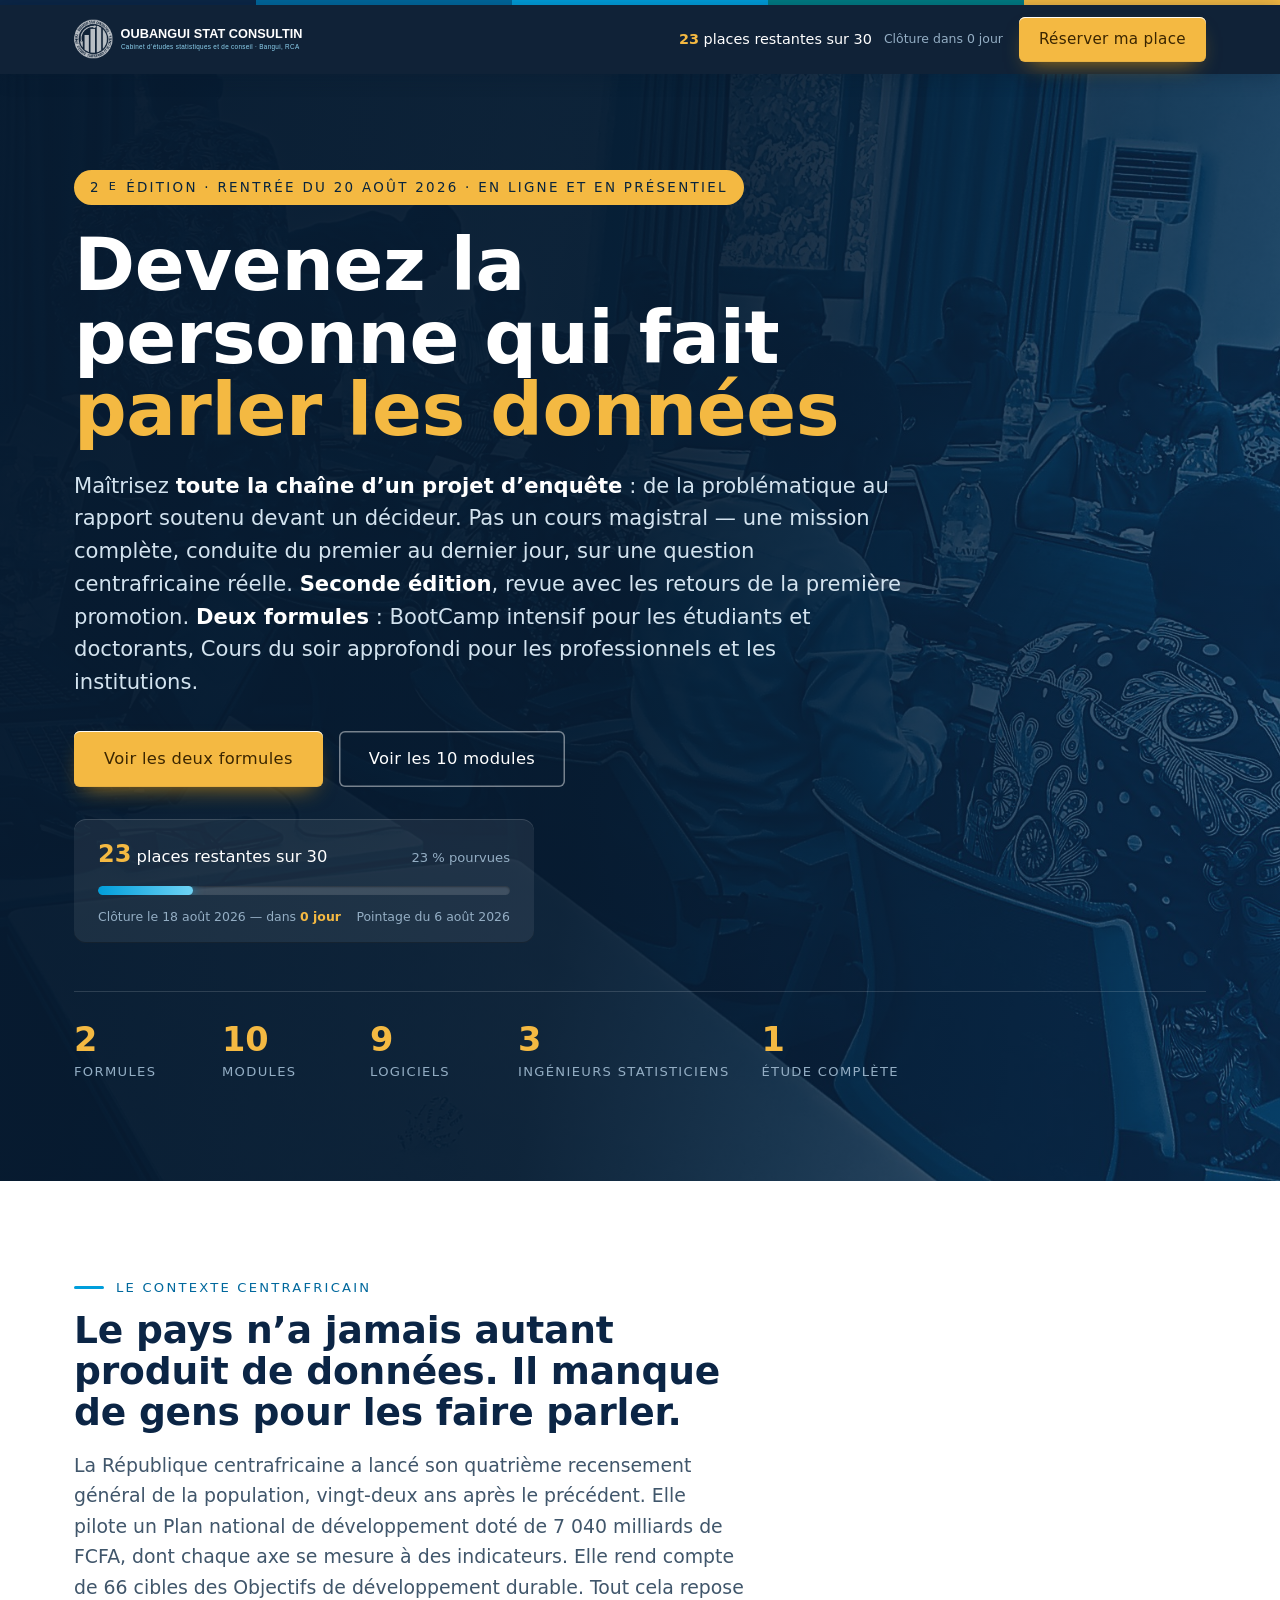
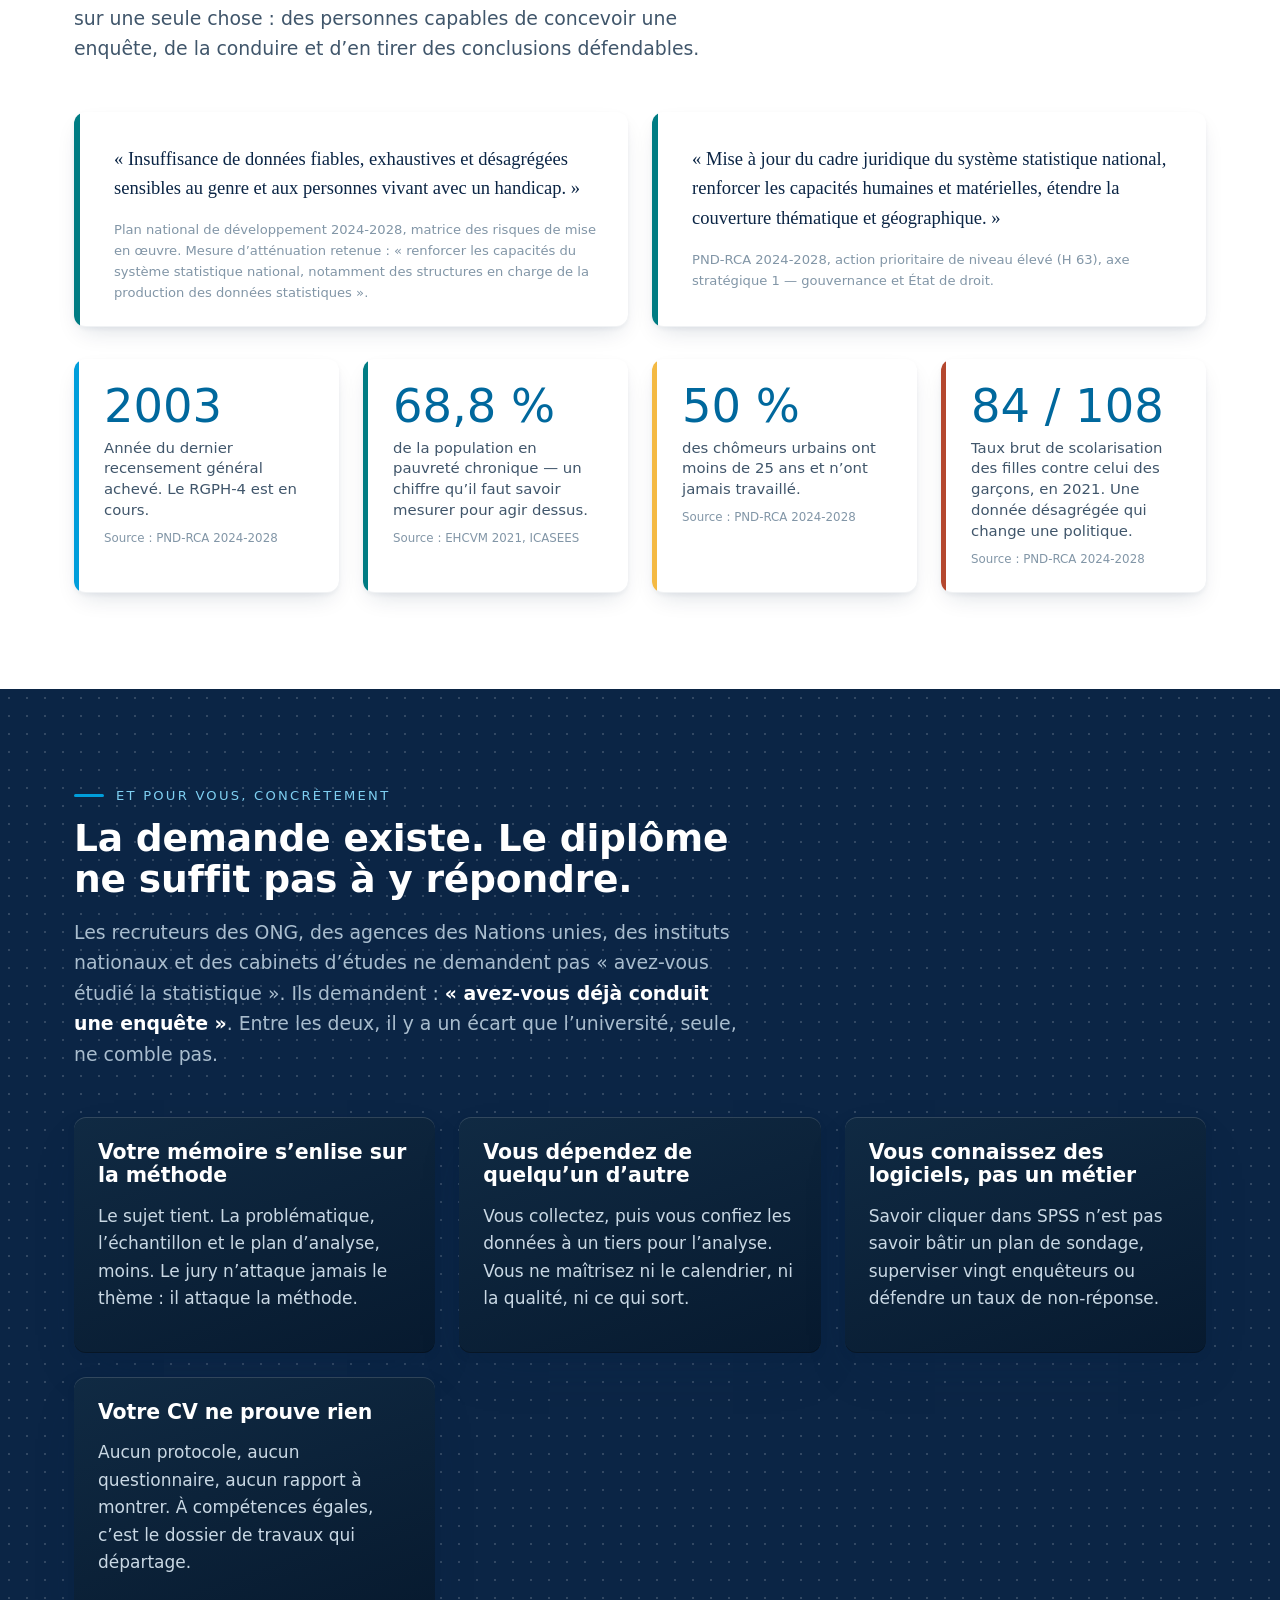
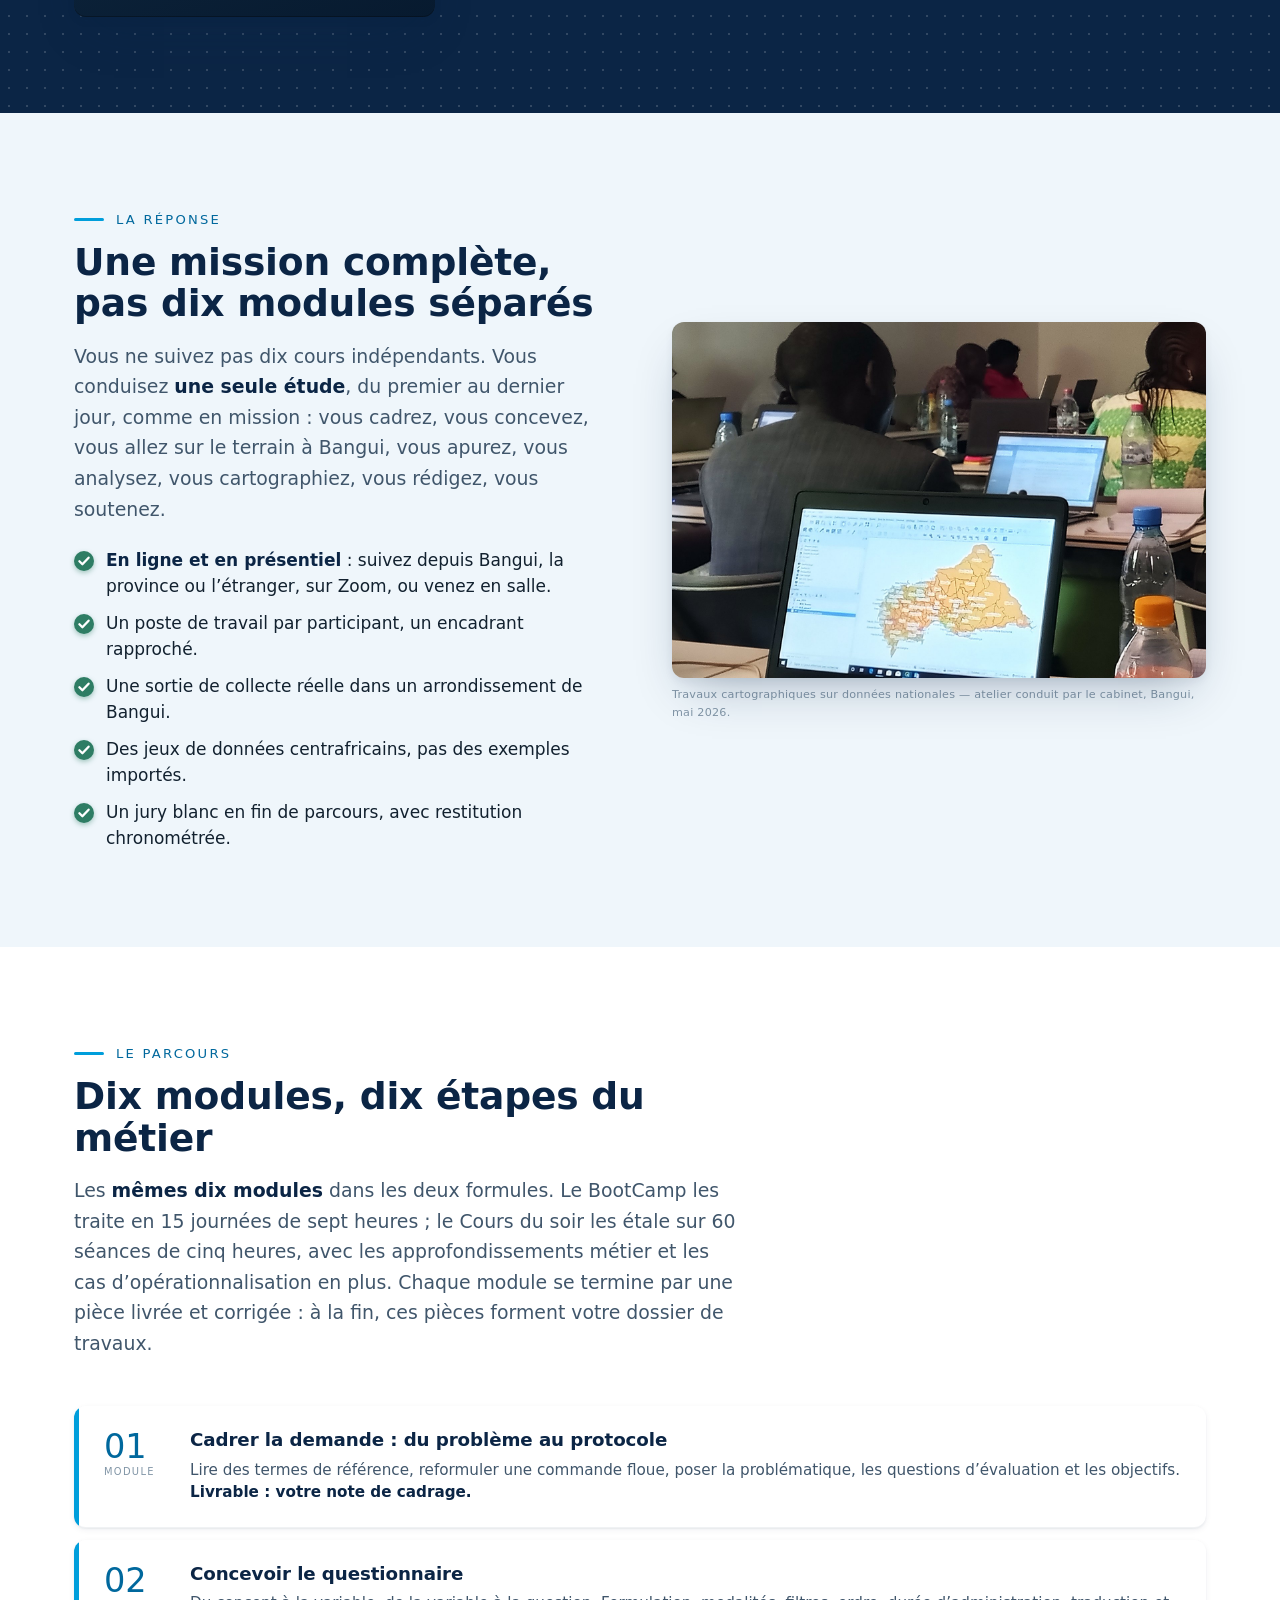
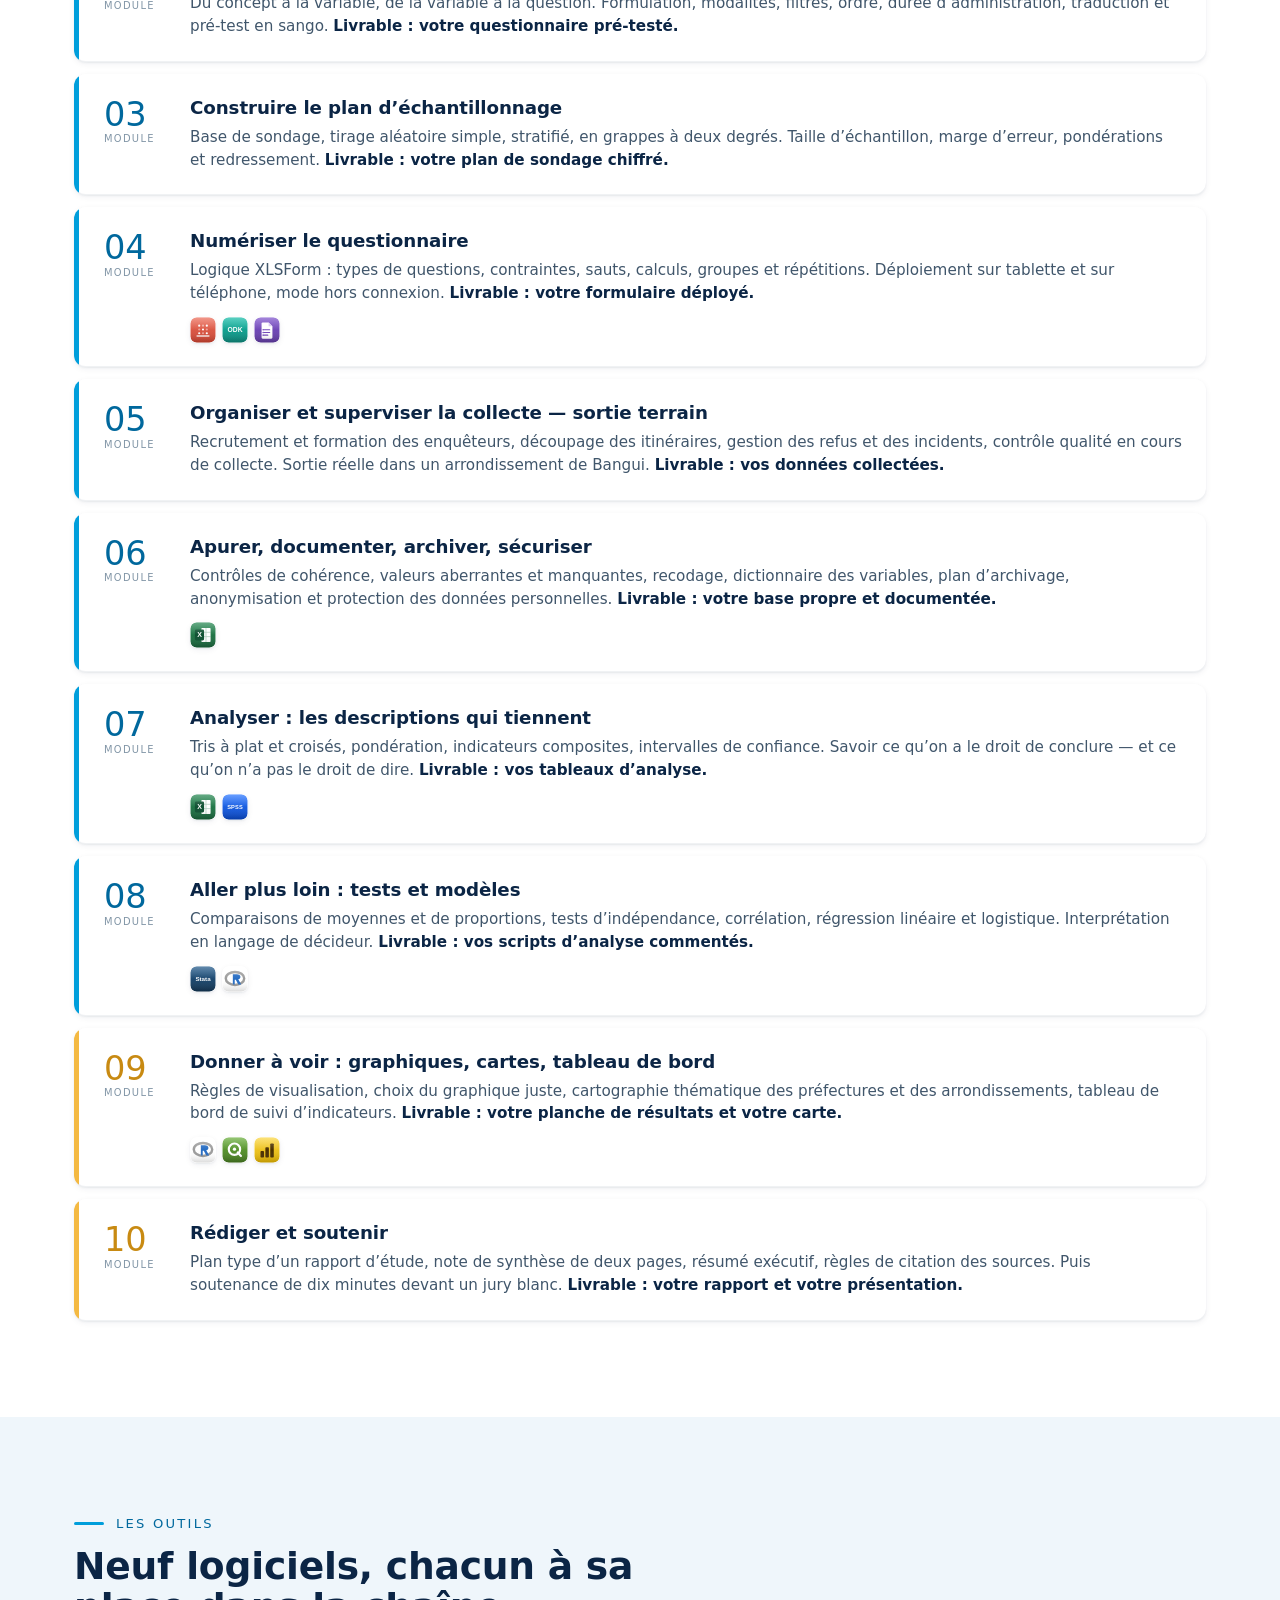
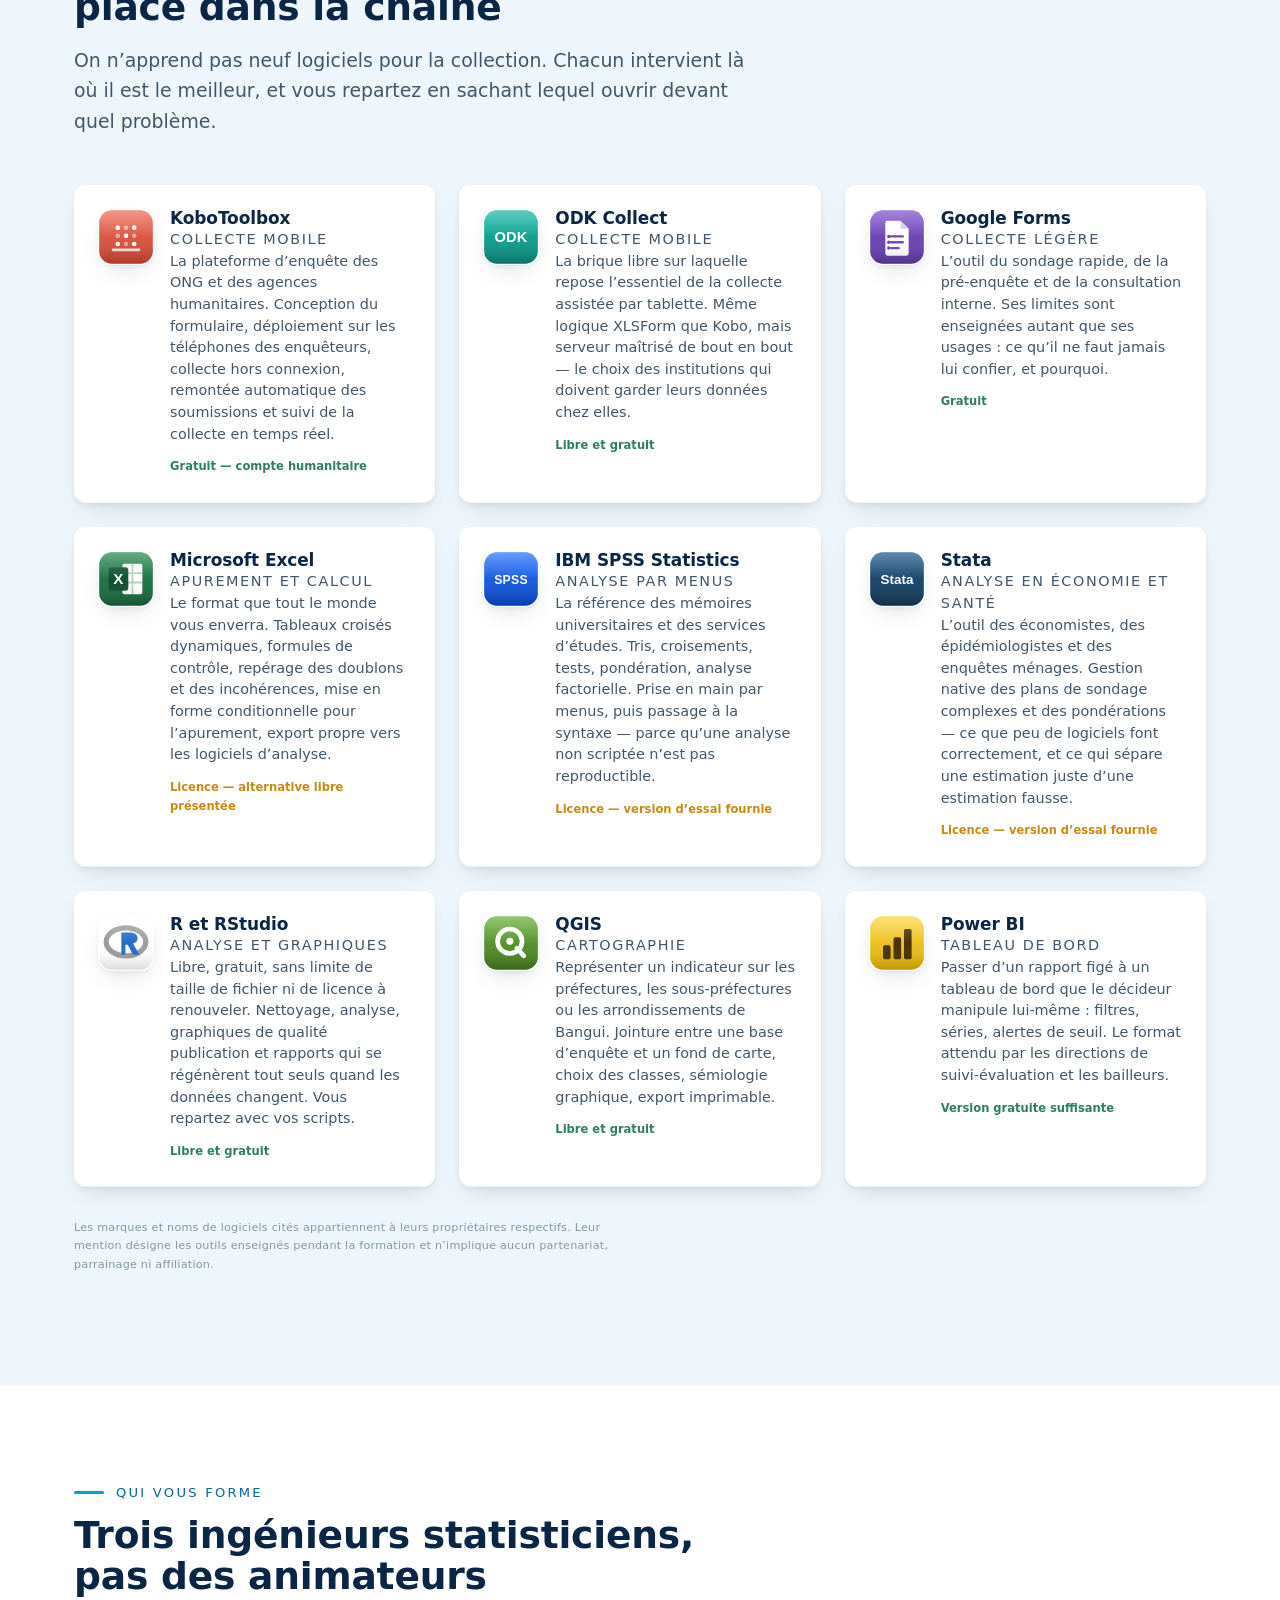
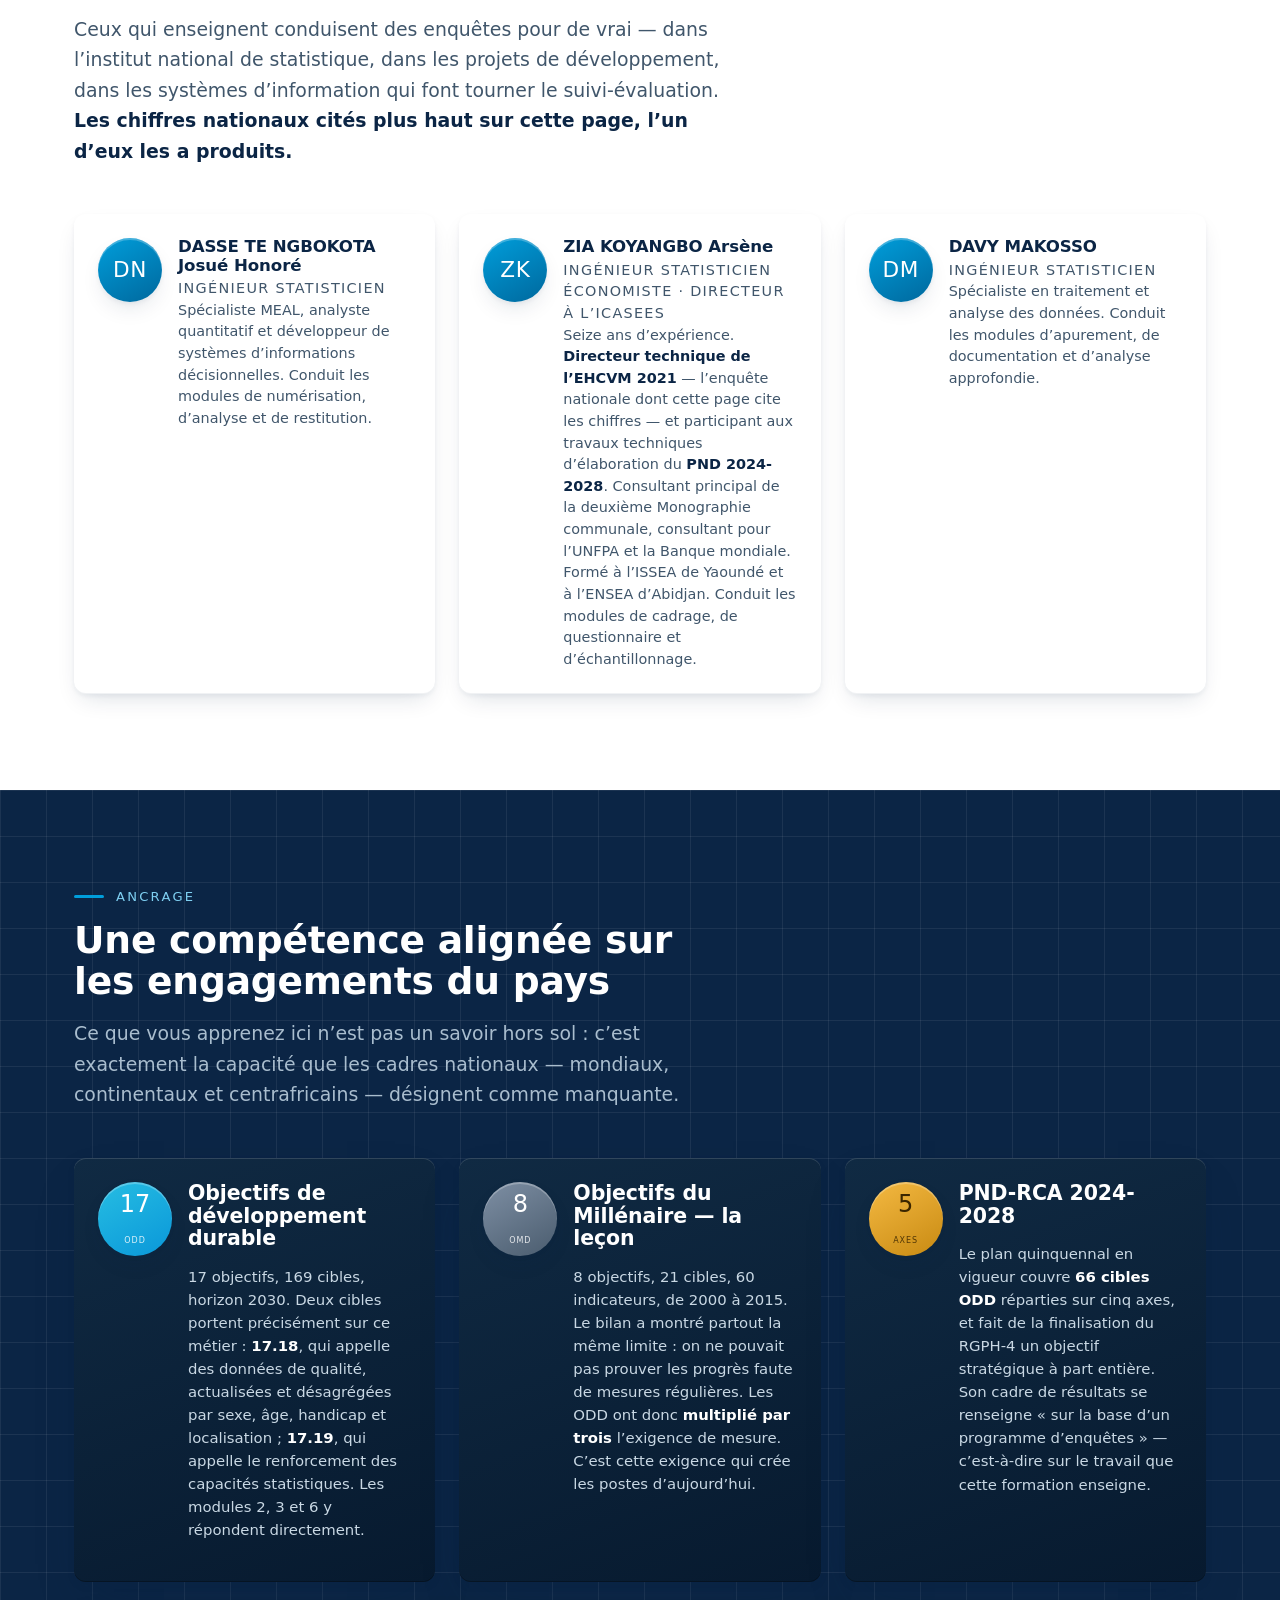
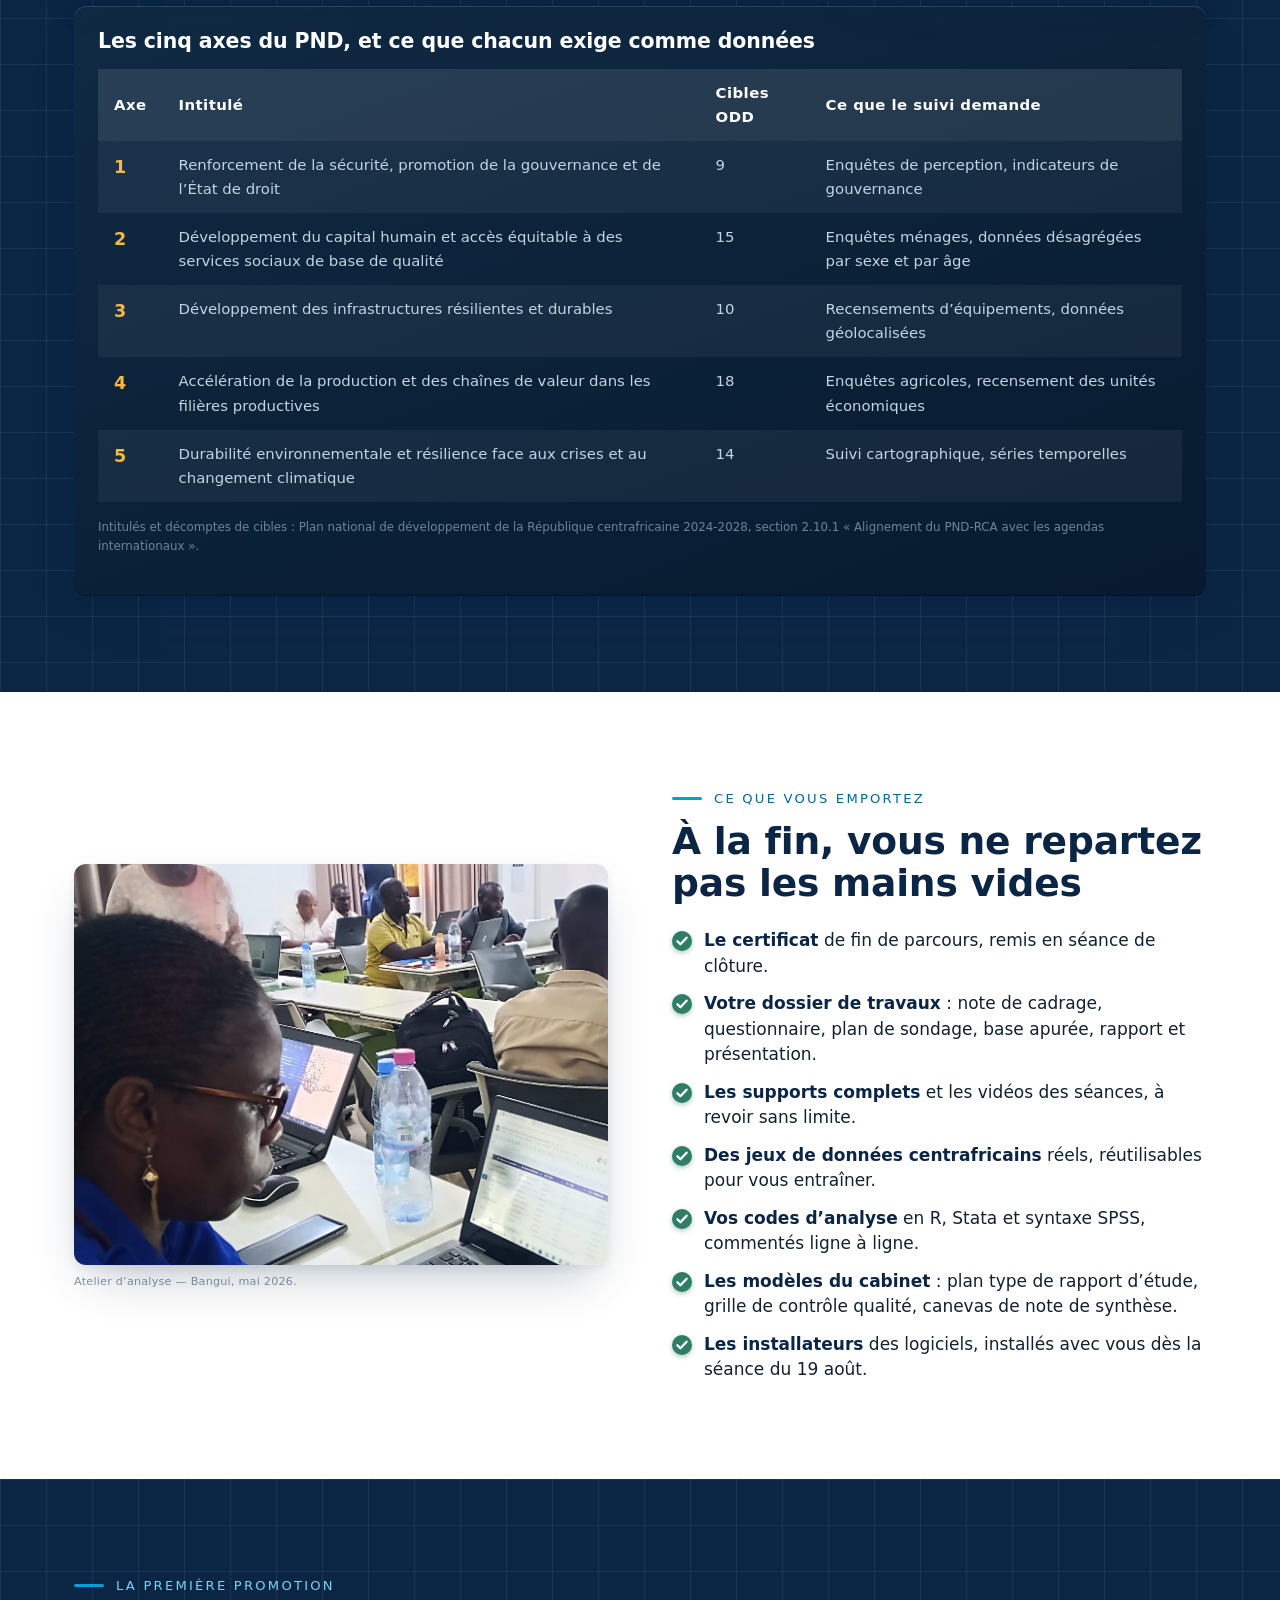
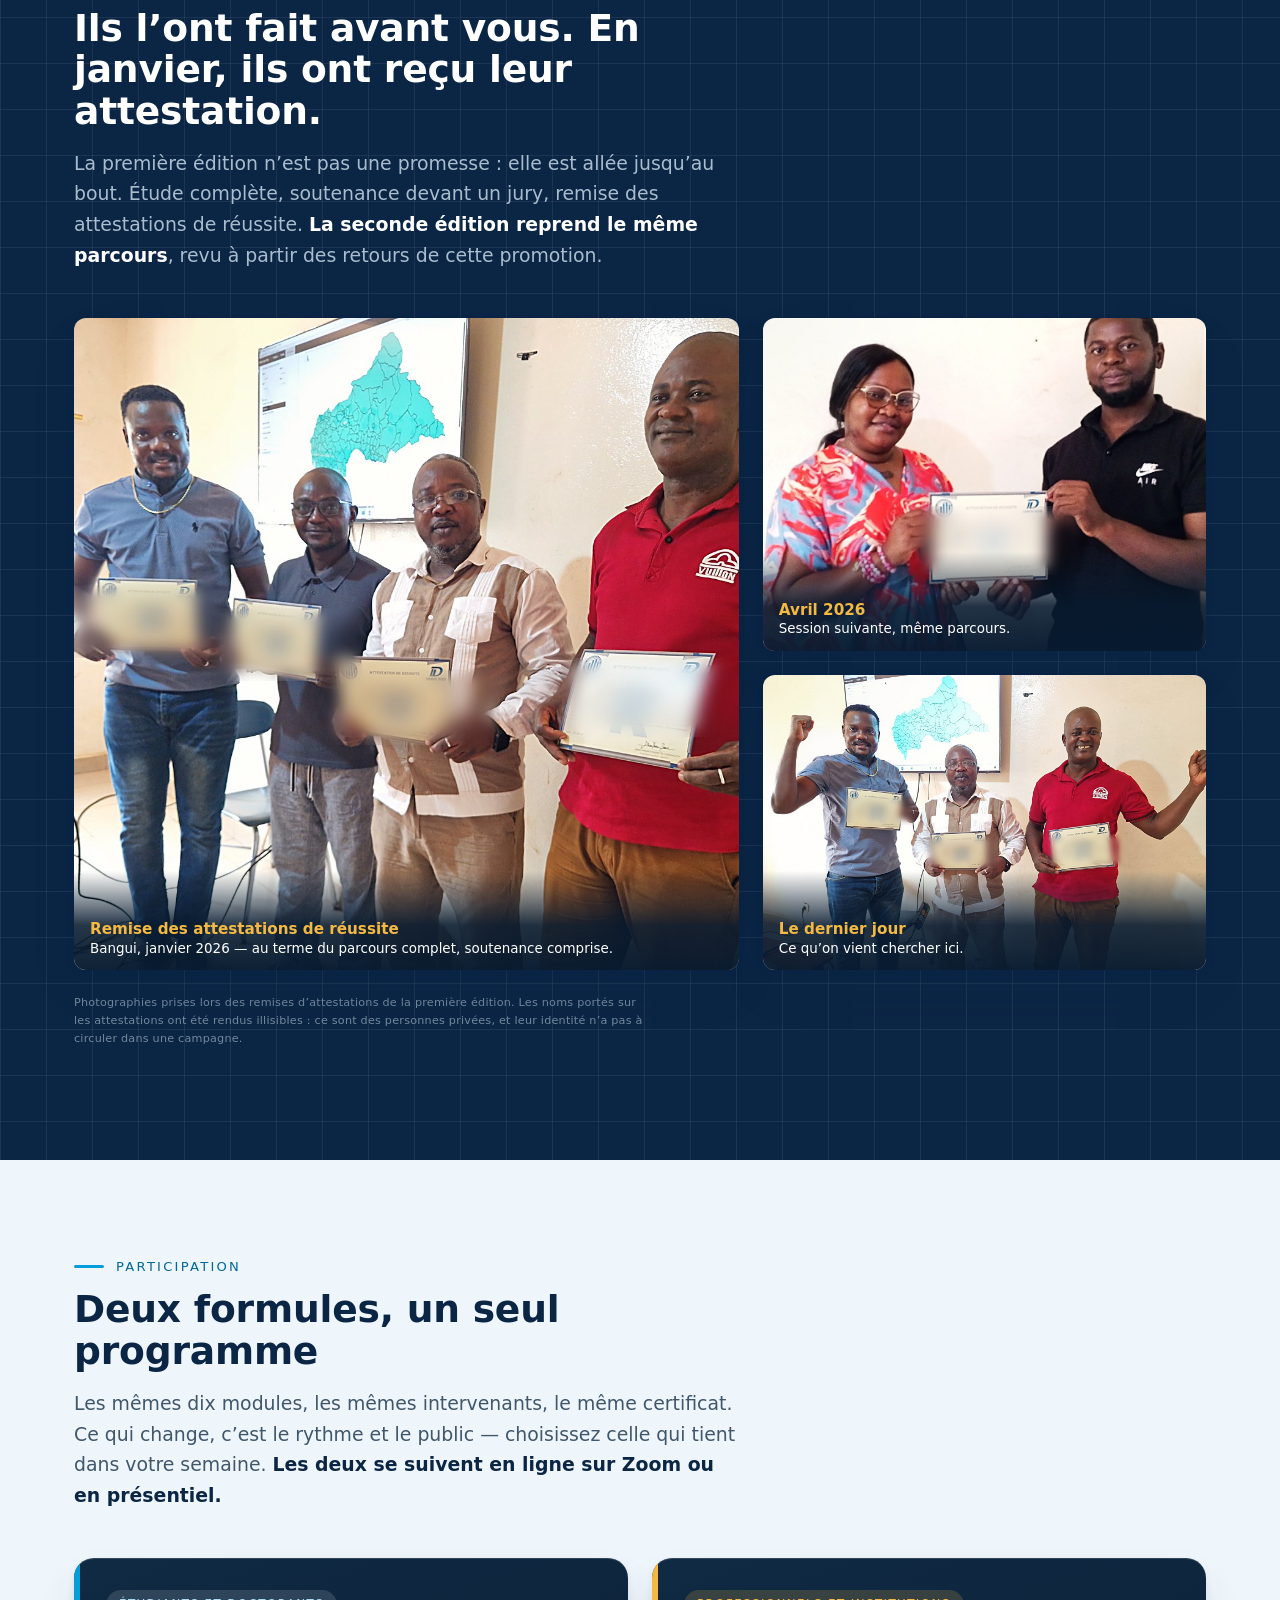
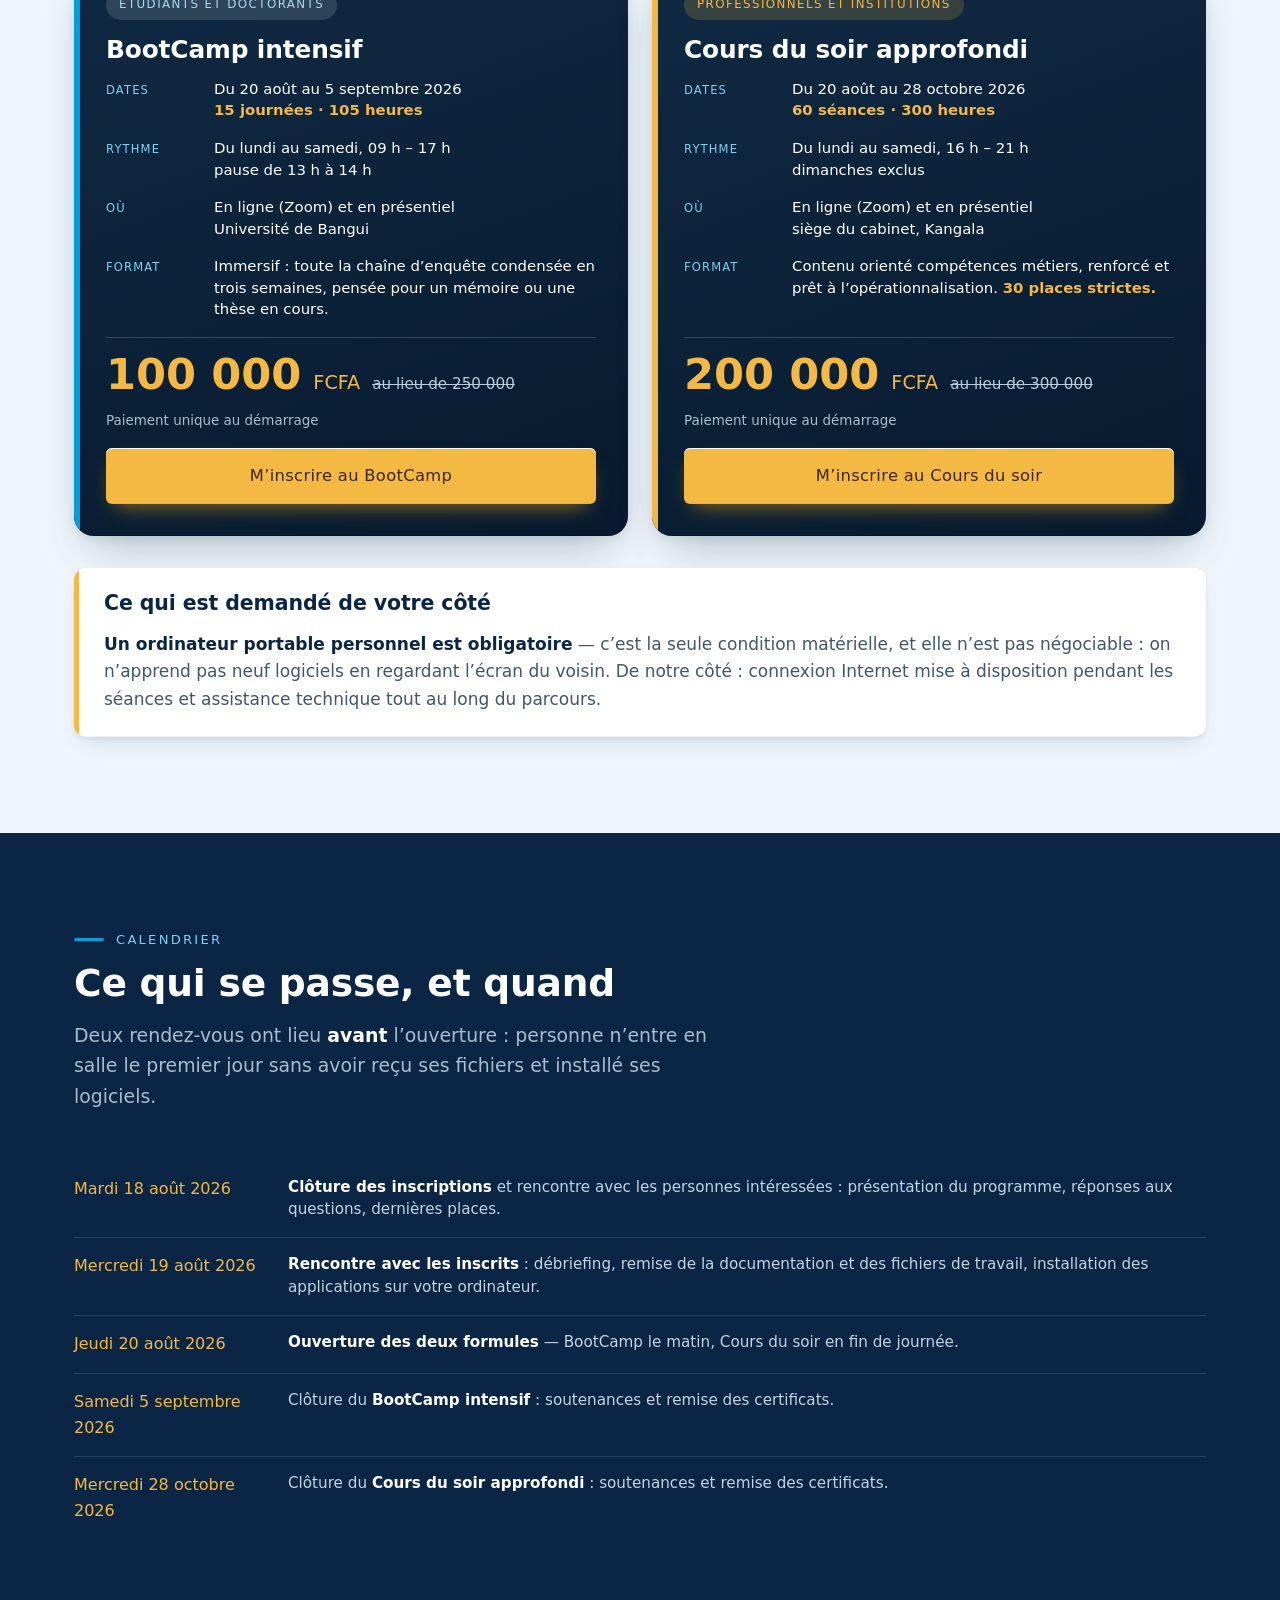
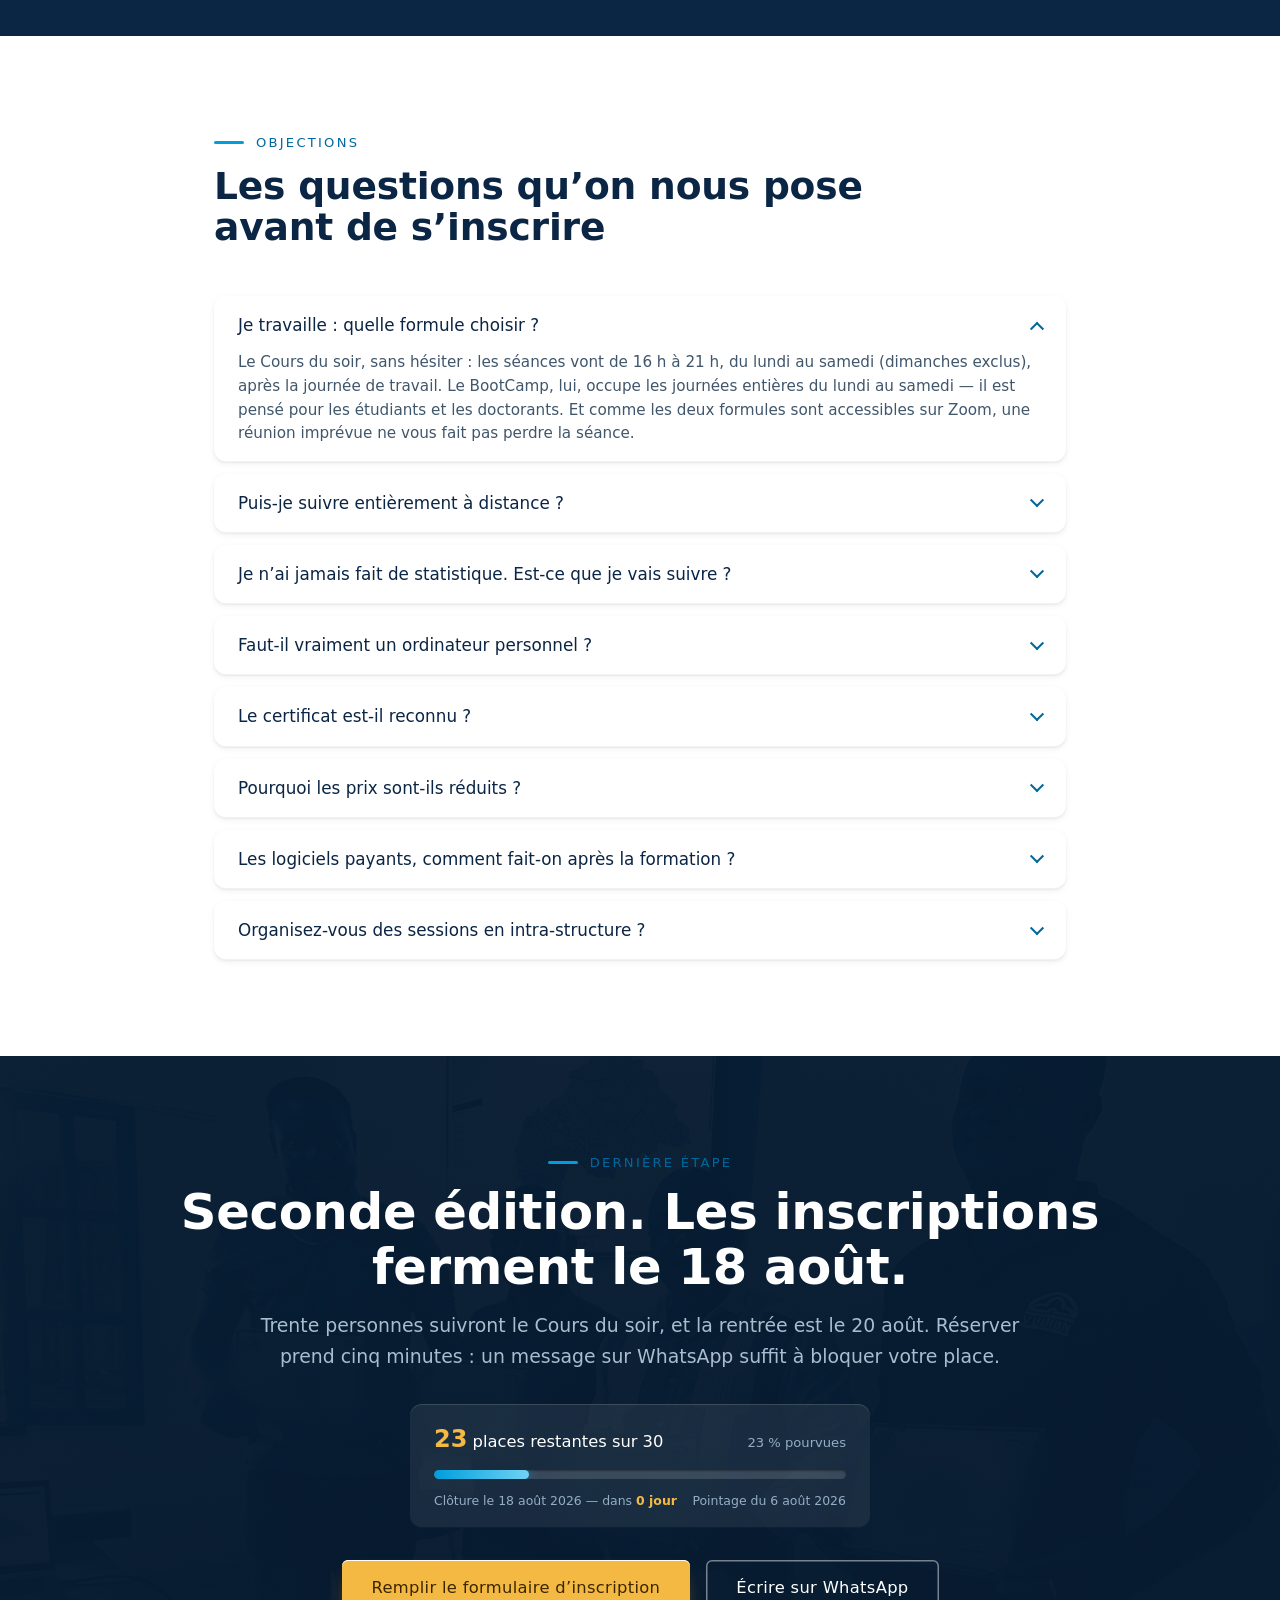
<file: index.html>
<!--
  ============================================================================
  FICHIER ENGENDRÉ — NE PAS MODIFIER À LA MAIN.

  Copie de 02_Page_de_vente/index.html, ramenée à la racine du kit pour
  servir de point d'entrée (index.html s'ouvre par défaut dans un navigateur
  comme sur un hébergement).

  Toute correction se fait dans 02_Page_de_vente/index.html, puis :
      python outils/copier_page_vente.py

  Seuls les chemins relatifs ont été remontés d'un niveau (../assets -> assets).
  ============================================================================
-->
<!doctype html>
<html lang="fr">
<head>
<meta charset="utf-8">
<meta name="viewport" content="width=device-width, initial-scale=1">
<title>OUBANGUI STAT CONSULTING — Conduire une enquête statistique de A à Z — Bangui, rentrée du 20 août 2026</title>
<meta name="description" content="Deux formules à Bangui pour maîtriser toute la chaîne d'un projet d'enquête : BootCamp intensif pour étudiants et doctorants, Cours du soir approfondi pour professionnels. En ligne et en présentiel. Clôture le 18 août 2026.">
<link rel="stylesheet" href="assets/css/osc.css">
<style>
/* ==========================================================================
   PAGE DE VENTE
   Structure : PAS (Problème – Agitation – Solution) pour la moitié haute,
   puis AIDA (Attention – Intérêt – Désir – Action) sur l'ensemble.

   POURQUOI LES DEUX ET NON L'UN OU L'AUTRE. AIDA décrit le parcours GLOBAL
   du lecteur et sert de plan général ; PAS est le moteur du premier tiers,
   celui qui doit retenir un visiteur venu d'un lien WhatsApp. Un AIDA seul
   ouvrirait sur la description du produit — or personne n'achète une
   formation avant d'avoir reconnu son propre problème dedans.

   Correspondance section par section, à conserver en cas de refonte :
     héros ................ ATTENTION
     « le pays… » ......... PROBLÈME
     « et pour vous… » .... AGITATION
     « la réponse » ....... SOLUTION + INTÉRÊT
     modules, logiciels ... INTÉRÊT
     ancrage, acquis ...... DÉSIR
     formules, FAQ ........ levée des objections
     appel final .......... ACTION
   ========================================================================== */

/* --- Barre supérieure -----------------------------------------------------
   Collante, avec l'appel à l'action toujours visible : sur une page longue,
   le lecteur décide rarement au moment précis où il croise un bouton. */
.barre {
  position: sticky; top: 0; z-index: 50;
  background: rgba(7, 26, 47, .96);
  backdrop-filter: blur(8px);
  box-shadow: 0 2px 18px rgba(7, 26, 47, .32);
}
.barre__int {
  max-width: 1180px; margin-inline: auto; padding: var(--sp-3) var(--sp-5);
  display: flex; align-items: center; justify-content: space-between; gap: var(--sp-4);
}
.barre img { height: 42px; }
.barre__droite { display: flex; align-items: center; gap: var(--sp-4); }
.barre .osc-btn { padding: 10px 20px; font-size: .95rem; }

/* --- Héros ---------------------------------------------------------------- */
.heros { position: relative; overflow: hidden; background: var(--marine-900); }
.heros__fond { position: absolute; inset: 0; z-index: 0; }
.heros__fond img { width: 100%; height: 100%; object-fit: cover; }
.heros__fond::after {
  content: ""; position: absolute; inset: 0;
  background: linear-gradient(100deg, rgba(7,26,47,.98) 0%, rgba(7,26,47,.93) 48%, rgba(11,37,69,.62) 100%);
}
.heros__int {
  position: relative; z-index: 1;
  max-width: 1180px; margin-inline: auto; padding: var(--sp-9) var(--sp-5);
  color: #D3E3EF;
}
.heros__accroche {
  display: inline-flex; align-items: center; gap: var(--sp-2);
  font-family: var(--titre); font-size: .84rem; letter-spacing: .17em;
  text-transform: uppercase; color: #08243D;
  background: var(--or); padding: 7px 16px; border-radius: 999px;
  margin: 0 0 var(--sp-5);
}
.heros h1 {
  color: var(--blanc); max-width: 16ch;
  font-size: clamp(2.5rem, 6.4vw, 4.6rem);
  font-variation-settings: "wght" 700, "wdth" 80;
  line-height: .98; margin-bottom: var(--sp-5);
}
.heros h1 em { font-style: normal; color: var(--or); }
.heros__promesse { font-size: clamp(1.06rem, 2.1vw, 1.32rem); max-width: 62ch; line-height: 1.55; }
.heros__promesse strong { color: var(--blanc); }
.heros__actions { display: flex; flex-wrap: wrap; gap: var(--sp-4); margin-top: var(--sp-6); align-items: center; }
.heros__faits {
  display: flex; flex-wrap: wrap; gap: var(--sp-6);
  margin-top: var(--sp-7); padding-top: var(--sp-6);
  box-shadow: inset 0 1px 0 rgba(255,255,255,.14);
}
.heros__fait { min-width: 116px; }
.heros__fait b {
  display: block; font-family: var(--titre); font-size: 2.1rem; color: var(--or);
  font-variation-settings: "wght" 700, "wdth" 84; line-height: 1;
  font-variant-numeric: tabular-nums;
}
.heros__fait span { font-size: .82rem; letter-spacing: .1em; text-transform: uppercase; color: #94AEC4; }

/* --- Compteur de places ---------------------------------------------------
   Styles partagés avec le formulaire d'inscription. Ils vivent ici et non
   dans osc.css parce que seuls deux documents s'en servent ; les remonter
   dans la charte donnerait à croire qu'ils sont réutilisables partout. */
.compteur {
  background: rgba(255,255,255,.07);
  border-radius: var(--r-2); padding: var(--sp-4) var(--sp-5);
  box-shadow: var(--biseau-sombre);
  max-width: 460px;
}
.compteur__tete { display: flex; justify-content: space-between; align-items: baseline; gap: var(--sp-3); margin-bottom: var(--sp-3); }
.compteur__phrase { color: var(--blanc); font-size: 1.02rem; }
.compteur__phrase strong { font-family: var(--titre); font-size: 1.5rem; color: var(--or); }
.compteur__pourcent { font-size: .82rem; color: #94AEC4; white-space: nowrap; }
.compteur__barre {
  height: 9px; border-radius: 999px; background: rgba(255,255,255,.14);
  overflow: hidden; box-shadow: inset 0 1px 2px rgba(0,0,0,.35);
}
.compteur__barre span {
  display: block; height: 100%; border-radius: 999px;
  background: linear-gradient(90deg, var(--bleu-signal), #6FD3F5);
  box-shadow: 0 0 12px rgba(0,158,219,.7);
}
.compteur--alerte .compteur__barre span { background: linear-gradient(90deg, var(--or-fonce), var(--or)); box-shadow: 0 0 12px rgba(244,185,66,.7); }
.compteur__pied { display: flex; justify-content: space-between; gap: var(--sp-3); margin-top: var(--sp-3); font-size: .78rem; color: #94AEC4; flex-wrap: wrap; }
.compteur__pied strong { color: var(--or); }
/* Version compacte, employée dans la barre collante et le pied de page. */
.compteur--compact { display: flex; align-items: center; gap: var(--sp-3); background: none; box-shadow: none; padding: 0; }
.compteur--compact .compteur__pastille { color: var(--blanc); font-size: .9rem; }
.compteur--compact .compteur__pastille strong { color: var(--or); font-family: var(--titre); }
.compteur--compact .compteur__delai { font-size: .78rem; color: #94AEC4; }

/* --- Blocs de texte -------------------------------------------------------- */
.chapeau { font-size: 1.18rem; line-height: 1.62; color: var(--encre-70); max-width: 66ch; }
.section__tete { max-width: 62ch; margin-bottom: var(--sp-7); }

/* --- Encadré de citation source -------------------------------------------
   Une citation d'un document officiel n'est pas un témoignage : elle se
   présente autrement, avec sa référence visible. C'est la pièce qui donne
   à la page son autorité auprès des institutions. */
.citation {
  background: var(--blanc); border-radius: var(--r-2);
  padding: var(--sp-6) var(--sp-6) var(--sp-5) calc(var(--sp-6) + 8px);
  position: relative; overflow: hidden;
  box-shadow: var(--ombre-2), var(--biseau);
  font-family: var(--serif); font-size: 1.16rem; line-height: 1.6; color: var(--marine-800);
}
.citation::before { content: ""; position: absolute; inset: 0 auto 0 0; width: 6px; background: var(--turquoise); }
.citation__source {
  display: block; margin-top: var(--sp-4);
  font-family: var(--texte); font-size: .82rem; color: var(--encre-40);
  font-style: normal;
}

/* --- Modules du parcours --------------------------------------------------- */
.jours { display: grid; gap: var(--sp-3); }
.jour {
  background: var(--blanc); border-radius: var(--r-2);
  padding: var(--sp-5) var(--sp-5) var(--sp-5) calc(var(--sp-5) + 6px);
  box-shadow: var(--ombre-1), var(--biseau);
  position: relative; overflow: hidden;
  display: grid; grid-template-columns: 62px 1fr; gap: var(--sp-5); align-items: start;
}
.jour::before { content: ""; position: absolute; inset: 0 auto 0 0; width: 5px; background: var(--bleu-signal); }
/* Les deux derniers modules portent un rail or : ce sont ceux qui produisent
   le LIVRABLE visible (carte, rapport, soutenance), donc l'argument de vente
   le plus fort de la section. */
.jour--final::before { background: var(--or); }
.jour__num {
  font-family: var(--titre); font-variation-settings: "wght" 700, "wdth" 84;
  font-size: 2.1rem; line-height: 1; color: var(--bleu-action);
  font-variant-numeric: tabular-nums;
}
.jour--final .jour__num { color: var(--or-fonce); }
.jour__num small { display: block; font-family: var(--texte); font-size: .62rem; letter-spacing: .13em; text-transform: uppercase; color: var(--encre-40); margin-top: 3px; }
.jour h3 { margin-bottom: var(--sp-2); font-size: 1.14rem; }
.jour p { margin: 0; font-size: .95rem; color: var(--encre-70); line-height: 1.5; }
.jour__outils { display: flex; gap: 6px; margin-top: var(--sp-3); flex-wrap: wrap; align-items: center; }
.jour__outils img { width: 26px; height: 26px; border-radius: 7px; box-shadow: var(--ombre-1); }

/* --- Planche des logiciels -------------------------------------------------- */
.logiciel {
  background: var(--blanc); border-radius: var(--r-2); padding: var(--sp-5);
  box-shadow: var(--ombre-2), var(--biseau);
  display: grid; grid-template-columns: 56px 1fr; gap: var(--sp-4); align-items: start;
}
.logiciel img { width: 56px; height: 56px; border-radius: 14px; box-shadow: var(--ombre-2); }
.logiciel h3 { font-size: 1.06rem; margin: 0 0 2px; }
.logiciel__role { font-size: .72rem; letter-spacing: .11em; text-transform: uppercase; color: var(--bleu-action); margin: 0 0 var(--sp-2); font-family: var(--titre); }
.logiciel p { margin: 0; font-size: .9rem; color: var(--encre-70); line-height: 1.5; }
.logiciel__licence { display: inline-block; margin-top: var(--sp-3); font-size: .72rem; color: var(--vert); font-weight: 600; }
.logiciel__licence--payant { color: var(--or-fonce); }

/* --- Alignement aux cadres --------------------------------------------------- */
.cadre { display: grid; grid-template-columns: 74px 1fr; gap: var(--sp-4); align-items: start; }
.cadre__sceau {
  width: 74px; height: 74px; border-radius: 50%;
  display: grid; place-items: center; flex: none;
  font-family: var(--titre); font-size: 1.5rem; color: var(--blanc);
  box-shadow: var(--ombre-2), inset 0 2px 0 rgba(255,255,255,.25);
  text-align: center; line-height: 1;
}
.cadre__sceau small { display: block; font-size: .5rem; letter-spacing: .12em; opacity: .85; }
.cadre--odd .cadre__sceau { background: linear-gradient(150deg, #26BDE2, #0A97D9); }
.cadre--omd .cadre__sceau { background: linear-gradient(150deg, #7E8FA4, #4A5C6E); }
.cadre--pnd .cadre__sceau { background: linear-gradient(150deg, #F4B942, #C88A12); color: #3B2600; }

/* --- Intervenants -------------------------------------------------------------
   Les noms sont le meilleur argument de la page : ils sont vérifiables, et
   l'un des trois est directeur à l'ICASEES. La pastille d'initiales tient
   lieu de portrait tant que le cabinet n'a pas fait tirer de photographies —
   mieux vaut une initiale assumée qu'une silhouette générique. */
.interv { display: grid; grid-template-columns: 64px 1fr; gap: var(--sp-4); align-items: start; }
.interv__p {
  width: 64px; height: 64px; border-radius: 50%;
  background: linear-gradient(150deg, var(--bleu-signal), var(--bleu-action));
  color: var(--blanc); display: grid; place-items: center;
  font-family: var(--titre); font-size: 1.35rem; letter-spacing: .03em;
  box-shadow: var(--ombre-2), inset 0 2px 0 rgba(255,255,255,.25);
}
.interv h3 { font-size: 1.04rem; margin: 0 0 3px; }
.interv__t { font-family: var(--titre); font-size: .76rem; letter-spacing: .09em; text-transform: uppercase; color: var(--bleu-action); margin: 0 0 var(--sp-2); }
.interv p { margin: 0; font-size: .9rem; color: var(--encre-70); line-height: 1.5; }

/* --- Formules ------------------------------------------------------------------
   DEUX cartes de MÊME poids visuel : elles ne s'adressent pas au même public,
   il n'y a donc pas d'offre « recommandée ». Ce qui les distingue est le rail
   de couleur et la pastille de public, jamais la taille — sans quoi on
   pousserait un étudiant vers le tarif professionnel. */
.offre {
  background: linear-gradient(160deg, var(--marine-700), var(--marine-900));
  color: #C9D8E4;
  border-radius: var(--r-3); padding: var(--sp-6);
  box-shadow: var(--ombre-3), var(--biseau-sombre);
  position: relative; overflow: hidden;
  display: flex; flex-direction: column; gap: var(--sp-4);
}
.offre::before { content: ""; position: absolute; inset: 0 auto 0 0; width: 6px; background: var(--bleu-signal); }
.offre--soir::before { background: var(--or); }
.offre h3 { color: var(--blanc); font-size: 1.55rem; margin: 0; }
.offre__public {
  align-self: flex-start;
  font-family: var(--titre); font-size: .74rem; letter-spacing: .12em; text-transform: uppercase;
  background: rgba(255,255,255,.13); color: #A9D8F0;
  padding: 5px 13px; border-radius: 999px;
}
.offre--soir .offre__public { background: rgba(244,185,66,.18); color: var(--or); }
.offre__l { display: grid; grid-template-columns: 96px 1fr; gap: var(--sp-3); font-size: .93rem; line-height: 1.45; }
.offre__c { font-family: var(--titre); font-size: .72rem; letter-spacing: .1em; text-transform: uppercase; color: #7FD0F2; padding-top: 3px; }
.offre__v { color: var(--blanc); }
/* PIÈGE RENCONTRÉ, à ne pas réintroduire : osc.css force `strong` en
   marine foncé, ce qui est juste sur fond blanc mais rend le texte
   INVISIBLE sur la carte marine. La ligne « 15 journées · 105 heures »
   avait purement disparu. Toute carte sombre doit rétablir la couleur de
   `strong` — c'est le pendant de ce que fait déjà `.osc-carte--sombre`. */
.offre strong { color: var(--or); }
.offre__prix {
  display: flex; align-items: baseline; flex-wrap: wrap; gap: var(--sp-3);
  margin-top: auto; padding-top: var(--sp-4);
  box-shadow: inset 0 1px 0 rgba(255,255,255,.16);
}
.offre__prix b {
  font-family: var(--titre); font-size: 2.7rem; line-height: 1; color: var(--or);
  font-variation-settings: "wght" 700, "wdth" 84; font-variant-numeric: tabular-nums;
}
.offre__prix u { text-decoration: none; font-family: var(--titre); font-size: 1.2rem; color: var(--or); }
/* Le prix barré n'est pas une décoration : il chiffre la remise, donc il doit
   rester LISIBLE. Un gris trop clair et l'argument est perdu. */
.offre__prix s { font-size: .95rem; color: #B9CDDD; }
.offre__prix span { font-size: .84rem; color: #A9BDCE; width: 100%; }

/* --- Questions fréquentes ----------------------------------------------------- */
.faq { display: grid; gap: var(--sp-3); }
.faq details {
  background: var(--blanc); border-radius: var(--r-2); padding: var(--sp-4) var(--sp-5);
  box-shadow: var(--ombre-1), var(--biseau);
}
.faq summary {
  cursor: pointer; font-family: var(--titre); font-size: 1.05rem; color: var(--marine-800);
  list-style: none; display: flex; justify-content: space-between; align-items: center; gap: var(--sp-4);
}
.faq summary::-webkit-details-marker { display: none; }
/* Le chevron est un pseudo-élément et non un caractère : il tourne
   proprement à l'ouverture et ne dépend d'aucune police d'icônes. */
.faq summary::after {
  content: ""; flex: none; width: 10px; height: 10px;
  border-right: 2.5px solid var(--bleu-action); border-bottom: 2.5px solid var(--bleu-action);
  transform: rotate(45deg) translate(-2px, -2px); transition: transform .2s ease;
}
.faq details[open] summary::after { transform: rotate(-135deg) translate(-2px, -2px); }
.faq p { margin: var(--sp-3) 0 0; font-size: .95rem; color: var(--encre-70); line-height: 1.55; }

/* --- Frise du calendrier ---------------------------------------------------------
   Cinq dates dont deux sont AVANT l'ouverture : c'est l'information qui
   rassure le plus (« on ne me lâchera pas dans la salle sans préparation »)
   et personne ne la cherche dans un paragraphe. Elle a donc sa propre frise. */
.frise { display: grid; gap: 0; }
.frise__e { display: grid; grid-template-columns: 190px 1fr; gap: var(--sp-5); padding: var(--sp-4) 0; position: relative; }
.frise__e + .frise__e { box-shadow: inset 0 1px 0 rgba(255,255,255,.12); }
.frise__d { font-family: var(--titre); font-size: 1rem; color: var(--or); }
.frise__t { color: #C3D4E2; font-size: .95rem; line-height: 1.5; }


/* --- La première promotion : preuve sociale ----------------------------------
   C'est la SEULE section de la page qui ne démontre rien et n'argumente pas :
   elle montre. Des gens ont fini le parcours et tiennent leur attestation.
   Après quinze écrans d'arguments, c'est ce qui fait basculer un indécis —
   d'où sa place juste avant le choix de la formule.

   Les noms des lauréats sont floutés à la source (voir outils/traiter_images.py) :
   diffuser l'identité de personnes privées dans une campagne commerciale
   suppose leur accord écrit, un par un. */
.promo { display: grid; grid-template-columns: 1.5fr 1fr; gap: var(--sp-5); }
.promo__grande { grid-row: span 2; }
.promo figure { margin: 0; position: relative; overflow: hidden; border-radius: var(--r-2); box-shadow: var(--ombre-3); height: 100%; }
.promo figure img { width: 100%; height: 100%; object-fit: cover; display: block; }
/* La légende est posée SUR la photographie, en bas, sur un dégradé : une
   légende sous l'image casserait l'alignement de la grille. */
.promo figcaption {
  position: absolute; inset: auto 0 0 0;
  padding: var(--sp-5) var(--sp-4) var(--sp-3);
  /* Le dégradé monte haut et vite : le titre de la légende est en or, et
     l'or sur une chemise claire ne passe pas. Testé à .70 : illisible. */
  background: linear-gradient(to top, rgba(7,26,47,.97) 0%, rgba(7,26,47,.88) 45%, rgba(7,26,47,0) 100%);
  padding-top: var(--sp-7);
  color: var(--blanc); font-size: .84rem; line-height: 1.35;
}
.promo figcaption b { color: var(--or); display: block; font-family: var(--titre); font-size: .95rem; }
@media (max-width: 760px) {
  .promo { grid-template-columns: 1fr; }
  .promo__grande { grid-row: auto; }
  .promo figure { aspect-ratio: 3/2; }
}

/* --- Appel final ---------------------------------------------------------------- */
.final { position: relative; overflow: hidden; background: var(--marine-900); }
.final__fond { position: absolute; inset: 0; }
.final__fond img { width: 100%; height: 100%; object-fit: cover; opacity: .5; }
.final__fond::after { content: ""; position: absolute; inset: 0; background: linear-gradient(180deg, rgba(7,26,47,.92), rgba(7,26,47,.97)); }
.final__int { position: relative; z-index: 1; text-align: center; }
.final h2 { color: var(--blanc); font-size: clamp(2rem, 4.4vw, 3.1rem); }
.final .compteur { margin-inline: auto; }

/* --- Pied ------------------------------------------------------------------------ */
.pied { background: #050F1D; color: #6E8598; padding-block: var(--sp-7); font-size: .86rem; }
.pied a { color: #8FD3F0; }
.pied img { height: 52px; margin-bottom: var(--sp-4); }
.pied__grille { display: grid; grid-template-columns: repeat(auto-fit, minmax(230px, 1fr)); gap: var(--sp-6); }
.pied h4 { color: #B7C8D6; font-size: .84rem; letter-spacing: .12em; text-transform: uppercase; margin-bottom: var(--sp-3); }
.pied__mentions { margin-top: var(--sp-6); padding-top: var(--sp-5); box-shadow: inset 0 1px 0 rgba(255,255,255,.09); font-size: .76rem; line-height: 1.6; }


/* --- Adaptations mobiles ---------------------------------------------------------
   La page est majoritairement lue sur téléphone, depuis un lien WhatsApp. */
@media (max-width: 760px) {
  .barre__droite .barre__lien { display: none; }
  .heros__int { padding-block: var(--sp-7); }
  .jour { grid-template-columns: 46px 1fr; gap: var(--sp-4); }
  .jour__num { font-size: 1.6rem; }
  .frise__e { grid-template-columns: 1fr; gap: var(--sp-1); }
  .osc-section { padding-block: var(--sp-7); }
}
</style>
</head>
<body>

<div class="osc-filet"><span></span><span></span><span></span><span></span><span></span></div>

<header class="barre">
  <div class="barre__int">
    <a href="#"><img src="assets/logos/logo-osc-blanc.svg" alt="Oubangui Stat Consulting"></a>
    <div class="barre__droite">
      <div class="barre__lien" data-compteur="compact">
        <!-- Secours sans JavaScript : voir assets/js/compteur.js -->
        <span class="compteur__pastille"><strong>23</strong> places restantes sur 30</span>
      </div>
      <a class="osc-btn osc-btn--or" href="06_Inscription/inscription.html">Réserver ma place</a>
    </div>
  </div>
</header>

<!-- ======================= ATTENTION ======================= -->
<section class="heros">
  <div class="heros__fond">
    <img src="assets/img/salle-duo-16x9.jpg" alt="Salle informatique à Bangui, participants en formation sur ordinateurs portables">
  </div>
  <div class="heros__int">
    <p class="heros__accroche">2<sup>e</sup> édition · Rentrée du 20 août 2026 · en ligne et en présentiel</p>
    <h1>Devenez la personne qui fait <em>parler les données</em></h1>
    <p class="heros__promesse">
      Maîtrisez <strong>toute la chaîne d’un projet d’enquête</strong> : de la problématique au
      rapport soutenu devant un décideur. Pas un cours magistral — une mission complète, conduite
      du premier au dernier jour, sur une question centrafricaine réelle.
      <strong>Seconde édition</strong>, revue avec les retours de la première promotion.
      <strong>Deux formules</strong> : BootCamp intensif pour les étudiants et doctorants,
      Cours du soir approfondi pour les professionnels et les institutions.
    </p>

    <div class="heros__actions">
      <a class="osc-btn osc-btn--or" href="#formules">Voir les deux formules</a>
      <a class="osc-btn osc-btn--fantome" href="#parcours">Voir les 10 modules</a>
    </div>

    <div style="margin-top:var(--sp-6)" data-compteur>
      <div class="compteur__tete">
        <span class="compteur__phrase"><strong>23</strong> places restantes sur 30</span>
        <span class="compteur__pourcent">23&nbsp;% pourvues</span>
      </div>
      <div class="compteur__barre" aria-hidden="true"><span style="width:23%"></span></div>
      <div class="compteur__pied"><span>Clôture le 18 août 2026</span><span>Pointage du 6 août 2026</span></div>
    </div>

    <div class="heros__faits">
      <div class="heros__fait"><b>2</b><span>formules</span></div>
      <div class="heros__fait"><b>10</b><span>modules</span></div>
      <div class="heros__fait"><b>9</b><span>logiciels</span></div>
      <div class="heros__fait"><b>3</b><span>ingénieurs statisticiens</span></div>
      <div class="heros__fait"><b>1</b><span>étude complète</span></div>
    </div>
  </div>
</section>

<!-- ======================= PROBLÈME ======================= -->
<section class="osc-section osc-section--clair">
  <div class="osc-large">
    <div class="section__tete">
      <p class="osc-surtitre">Le contexte centrafricain</p>
      <h2>Le pays n’a jamais autant produit de données. Il manque de gens pour les faire parler.</h2>
      <p class="chapeau">
        La République centrafricaine a lancé son quatrième recensement général de la population,
        vingt-deux ans après le précédent. Elle pilote un Plan national de développement doté de
        7 040 milliards de FCFA, dont chaque axe se mesure à des indicateurs. Elle rend compte de
        66 cibles des Objectifs de développement durable. Tout cela repose sur une seule chose :
        des personnes capables de concevoir une enquête, de la conduire et d’en tirer des conclusions défendables.
      </p>
    </div>

    <div class="osc-grille osc-grille--2" style="margin-bottom:var(--sp-6)">
      <div class="citation">
        « Insuffisance de données fiables, exhaustives et désagrégées sensibles au genre
        et aux personnes vivant avec un handicap. »
        <span class="citation__source">
          Plan national de développement 2024-2028, matrice des risques de mise en œuvre.
          Mesure d’atténuation retenue : « renforcer les capacités du système statistique national,
          notamment des structures en charge de la production des données statistiques ».
        </span>
      </div>
      <div class="citation">
        « Mise à jour du cadre juridique du système statistique national, renforcer les
        capacités humaines et matérielles, étendre la couverture thématique et géographique. »
        <span class="citation__source">
          PND-RCA 2024-2028, action prioritaire de niveau élevé (H 63), axe stratégique 1 —
          gouvernance et État de droit.
        </span>
      </div>
    </div>

    <div class="osc-grille osc-grille--4">
      <div class="osc-carte osc-carte--rail">
        <div class="osc-chiffre">
          <span class="osc-chiffre__valeur">2003</span>
          <div class="osc-chiffre__libelle">Année du dernier recensement général achevé. Le RGPH-4 est en cours.</div>
          <div class="osc-chiffre__source">Source : PND-RCA 2024-2028</div>
        </div>
      </div>
      <div class="osc-carte osc-carte--rail osc-carte--rail-turquoise">
        <div class="osc-chiffre">
          <span class="osc-chiffre__valeur">68,8 %</span>
          <div class="osc-chiffre__libelle">de la population en pauvreté chronique — un chiffre qu’il faut savoir mesurer pour agir dessus.</div>
          <div class="osc-chiffre__source">Source : EHCVM 2021, ICASEES</div>
        </div>
      </div>
      <div class="osc-carte osc-carte--rail osc-carte--rail-or">
        <div class="osc-chiffre">
          <span class="osc-chiffre__valeur">50 %</span>
          <div class="osc-chiffre__libelle">des chômeurs urbains ont moins de 25 ans et n’ont jamais travaillé.</div>
          <div class="osc-chiffre__source">Source : PND-RCA 2024-2028</div>
        </div>
      </div>
      <div class="osc-carte osc-carte--rail osc-carte--rail-laterite">
        <div class="osc-chiffre">
          <span class="osc-chiffre__valeur">84 / 108</span>
          <div class="osc-chiffre__libelle">Taux brut de scolarisation des filles contre celui des garçons, en 2021. Une donnée désagrégée qui change une politique.</div>
          <div class="osc-chiffre__source">Source : PND-RCA 2024-2028</div>
        </div>
      </div>
    </div>
  </div>
</section>

<!-- ======================= AGITATION ======================= -->
<section class="osc-section osc-section--sombre osc-trame osc-trame--sombre">
  <div class="osc-large">
    <div class="section__tete">
      <p class="osc-surtitre">Et pour vous, concrètement</p>
      <h2>La demande existe. Le diplôme ne suffit pas à y répondre.</h2>
      <p class="chapeau" style="color:#A9BDCE">
        Les recruteurs des ONG, des agences des Nations unies, des instituts nationaux et des cabinets
        d’études ne demandent pas « avez-vous étudié la statistique ». Ils demandent :
        <strong>« avez-vous déjà conduit une enquête »</strong>. Entre les deux, il y a un écart que
        l’université, seule, ne comble pas.
      </p>
    </div>

    <div class="osc-grille osc-grille--2">
      <div class="osc-carte osc-carte--sombre">
        <h3>Votre mémoire s’enlise sur la méthode</h3>
        <p>Le sujet tient. La problématique, l’échantillon et le plan d’analyse, moins.
          Le jury n’attaque jamais le thème : il attaque la méthode.</p>
      </div>
      <div class="osc-carte osc-carte--sombre">
        <h3>Vous dépendez de quelqu’un d’autre</h3>
        <p>Vous collectez, puis vous confiez les données à un tiers pour l’analyse.
          Vous ne maîtrisez ni le calendrier, ni la qualité, ni ce qui sort.</p>
      </div>
      <div class="osc-carte osc-carte--sombre">
        <h3>Vous connaissez des logiciels, pas un métier</h3>
        <p>Savoir cliquer dans SPSS n’est pas savoir bâtir un plan de sondage,
          superviser vingt enquêteurs ou défendre un taux de non-réponse.</p>
      </div>
      <div class="osc-carte osc-carte--sombre">
        <h3>Votre CV ne prouve rien</h3>
        <p>Aucun protocole, aucun questionnaire, aucun rapport à montrer.
          À compétences égales, c’est le dossier de travaux qui départage.</p>
      </div>
    </div>
  </div>
</section>

<!-- ======================= SOLUTION ======================= -->
<section class="osc-section osc-section--bleute">
  <div class="osc-large">
    <div class="osc-grille" style="grid-template-columns:repeat(auto-fit,minmax(320px,1fr)); align-items:center; gap:var(--sp-8)">
      <div>
        <p class="osc-surtitre">La réponse</p>
        <h2>Une mission complète, pas dix modules séparés</h2>
        <p class="chapeau">
          Vous ne suivez pas dix cours indépendants. Vous conduisez <strong>une seule étude</strong>,
          du premier au dernier jour, comme en mission : vous cadrez, vous concevez, vous allez sur le
          terrain à Bangui, vous apurez, vous analysez, vous cartographiez, vous rédigez, vous soutenez.
        </p>
        <ul class="osc-liste" style="margin-top:var(--sp-5)">
          <li><strong>En ligne et en présentiel</strong> : suivez depuis Bangui, la province ou l’étranger, sur Zoom, ou venez en salle.</li>
          <li>Un poste de travail par participant, un encadrant rapproché.</li>
          <li>Une sortie de collecte réelle dans un arrondissement de Bangui.</li>
          <li>Des jeux de données centrafricains, pas des exemples importés.</li>
          <li>Un jury blanc en fin de parcours, avec restitution chronométrée.</li>
        </ul>
      </div>
      <div>
        <div class="osc-photo" style="aspect-ratio:3/2">
          <img src="assets/img/carte-ecran-3x2.jpg" alt="Carte de la République centrafricaine ouverte dans un logiciel de cartographie pendant la formation">
        </div>
        <p class="osc-credit">Travaux cartographiques sur données nationales — atelier conduit par le cabinet, Bangui, mai 2026.</p>
      </div>
    </div>
  </div>
</section>

<!-- ======================= INTÉRÊT — les modules ======================= -->
<section class="osc-section osc-section--clair" id="parcours">
  <div class="osc-large">
    <div class="section__tete">
      <p class="osc-surtitre">Le parcours</p>
      <h2>Dix modules, dix étapes du métier</h2>
      <p class="chapeau">
        Les <strong>mêmes dix modules</strong> dans les deux formules. Le BootCamp les traite en
        15 journées de sept heures ; le Cours du soir les étale sur 60 séances de cinq heures, avec
        les approfondissements métier et les cas d’opérationnalisation en plus.
        Chaque module se termine par une pièce livrée et corrigée : à la fin, ces pièces forment
        votre dossier de travaux.
      </p>
    </div>

    <div class="jours">
      <article class="jour">
        <div class="jour__num">01<small>Module</small></div>
        <div>
          <h3>Cadrer la demande : du problème au protocole</h3>
          <p>Lire des termes de référence, reformuler une commande floue, poser la problématique,
            les questions d’évaluation et les objectifs. <strong>Livrable : votre note de cadrage.</strong></p>
        </div>
      </article>
      <article class="jour">
        <div class="jour__num">02<small>Module</small></div>
        <div>
          <h3>Concevoir le questionnaire</h3>
          <p>Du concept à la variable, de la variable à la question. Formulation, modalités, filtres,
            ordre, durée d’administration, traduction et pré-test en sango.
            <strong>Livrable : votre questionnaire pré-testé.</strong></p>
        </div>
      </article>
      <article class="jour">
        <div class="jour__num">03<small>Module</small></div>
        <div>
          <h3>Construire le plan d’échantillonnage</h3>
          <p>Base de sondage, tirage aléatoire simple, stratifié, en grappes à deux degrés.
            Taille d’échantillon, marge d’erreur, pondérations et redressement.
            <strong>Livrable : votre plan de sondage chiffré.</strong></p>
        </div>
      </article>
      <article class="jour">
        <div class="jour__num">04<small>Module</small></div>
        <div>
          <h3>Numériser le questionnaire</h3>
          <p>Logique XLSForm : types de questions, contraintes, sauts, calculs, groupes et répétitions.
            Déploiement sur tablette et sur téléphone, mode hors connexion.
            <strong>Livrable : votre formulaire déployé.</strong></p>
          <div class="jour__outils">
            <img src="assets/logos/kobo.svg" alt="KoboToolbox">
            <img src="assets/logos/odk.svg" alt="ODK Collect">
            <img src="assets/logos/googleforms.svg" alt="Google Forms">
          </div>
        </div>
      </article>
      <article class="jour">
        <div class="jour__num">05<small>Module</small></div>
        <div>
          <h3>Organiser et superviser la collecte — sortie terrain</h3>
          <p>Recrutement et formation des enquêteurs, découpage des itinéraires, gestion des refus
            et des incidents, contrôle qualité en cours de collecte. Sortie réelle dans un
            arrondissement de Bangui. <strong>Livrable : vos données collectées.</strong></p>
        </div>
      </article>
      <article class="jour">
        <div class="jour__num">06<small>Module</small></div>
        <div>
          <h3>Apurer, documenter, archiver, sécuriser</h3>
          <p>Contrôles de cohérence, valeurs aberrantes et manquantes, recodage, dictionnaire des
            variables, plan d’archivage, anonymisation et protection des données personnelles.
            <strong>Livrable : votre base propre et documentée.</strong></p>
          <div class="jour__outils"><img src="assets/logos/excel.svg" alt="Excel"></div>
        </div>
      </article>
      <article class="jour">
        <div class="jour__num">07<small>Module</small></div>
        <div>
          <h3>Analyser : les descriptions qui tiennent</h3>
          <p>Tris à plat et croisés, pondération, indicateurs composites, intervalles de confiance.
            Savoir ce qu’on a le droit de conclure — et ce qu’on n’a pas le droit de dire.
            <strong>Livrable : vos tableaux d’analyse.</strong></p>
          <div class="jour__outils">
            <img src="assets/logos/excel.svg" alt="Excel">
            <img src="assets/logos/spss.svg" alt="IBM SPSS Statistics">
          </div>
        </div>
      </article>
      <article class="jour">
        <div class="jour__num">08<small>Module</small></div>
        <div>
          <h3>Aller plus loin : tests et modèles</h3>
          <p>Comparaisons de moyennes et de proportions, tests d’indépendance, corrélation,
            régression linéaire et logistique. Interprétation en langage de décideur.
            <strong>Livrable : vos scripts d’analyse commentés.</strong></p>
          <div class="jour__outils">
            <img src="assets/logos/stata.svg" alt="Stata">
            <img src="assets/logos/r.svg" alt="R et RStudio">
          </div>
        </div>
      </article>
      <article class="jour jour--final">
        <div class="jour__num">09<small>Module</small></div>
        <div>
          <h3>Donner à voir : graphiques, cartes, tableau de bord</h3>
          <p>Règles de visualisation, choix du graphique juste, cartographie thématique des
            préfectures et des arrondissements, tableau de bord de suivi d’indicateurs.
            <strong>Livrable : votre planche de résultats et votre carte.</strong></p>
          <div class="jour__outils">
            <img src="assets/logos/r.svg" alt="R et RStudio">
            <img src="assets/logos/qgis.svg" alt="QGIS">
            <img src="assets/logos/powerbi.svg" alt="Power BI">
          </div>
        </div>
      </article>
      <article class="jour jour--final">
        <div class="jour__num">10<small>Module</small></div>
        <div>
          <h3>Rédiger et soutenir</h3>
          <p>Plan type d’un rapport d’étude, note de synthèse de deux pages, résumé exécutif,
            règles de citation des sources. Puis soutenance de dix minutes devant un jury blanc.
            <strong>Livrable : votre rapport et votre présentation.</strong></p>
        </div>
      </article>
    </div>
  </div>
</section>

<!-- ======================= INTÉRÊT — les logiciels ======================= -->
<section class="osc-section osc-section--bleute">
  <div class="osc-large">
    <div class="section__tete">
      <p class="osc-surtitre">Les outils</p>
      <h2>Neuf logiciels, chacun à sa place dans la chaîne</h2>
      <p class="chapeau">
        On n’apprend pas neuf logiciels pour la collection. Chacun intervient là où il est le meilleur,
        et vous repartez en sachant lequel ouvrir devant quel problème.
      </p>
    </div>

    <div class="osc-grille osc-grille--3">
      <article class="logiciel">
        <img src="assets/logos/kobo.svg" alt="">
        <div>
          <h3>KoboToolbox</h3>
          <p class="logiciel__role">Collecte mobile</p>
          <p>La plateforme d’enquête des ONG et des agences humanitaires. Conception du formulaire,
            déploiement sur les téléphones des enquêteurs, collecte hors connexion, remontée automatique
            des soumissions et suivi de la collecte en temps réel.</p>
          <span class="logiciel__licence">Gratuit — compte humanitaire</span>
        </div>
      </article>
      <article class="logiciel">
        <img src="assets/logos/odk.svg" alt="">
        <div>
          <h3>ODK Collect</h3>
          <p class="logiciel__role">Collecte mobile</p>
          <p>La brique libre sur laquelle repose l’essentiel de la collecte assistée par tablette.
            Même logique XLSForm que Kobo, mais serveur maîtrisé de bout en bout — le choix des
            institutions qui doivent garder leurs données chez elles.</p>
          <span class="logiciel__licence">Libre et gratuit</span>
        </div>
      </article>
      <article class="logiciel">
        <img src="assets/logos/googleforms.svg" alt="">
        <div>
          <h3>Google Forms</h3>
          <p class="logiciel__role">Collecte légère</p>
          <p>L’outil du sondage rapide, de la pré-enquête et de la consultation interne.
            Ses limites sont enseignées autant que ses usages : ce qu’il ne faut jamais lui confier,
            et pourquoi.</p>
          <span class="logiciel__licence">Gratuit</span>
        </div>
      </article>
      <article class="logiciel">
        <img src="assets/logos/excel.svg" alt="">
        <div>
          <h3>Microsoft Excel</h3>
          <p class="logiciel__role">Apurement et calcul</p>
          <p>Le format que tout le monde vous enverra. Tableaux croisés dynamiques, formules de
            contrôle, repérage des doublons et des incohérences, mise en forme conditionnelle pour
            l’apurement, export propre vers les logiciels d’analyse.</p>
          <span class="logiciel__licence logiciel__licence--payant">Licence — alternative libre présentée</span>
        </div>
      </article>
      <article class="logiciel">
        <img src="assets/logos/spss.svg" alt="">
        <div>
          <h3>IBM SPSS Statistics</h3>
          <p class="logiciel__role">Analyse par menus</p>
          <p>La référence des mémoires universitaires et des services d’études. Tris, croisements,
            tests, pondération, analyse factorielle. Prise en main par menus, puis passage à la syntaxe
            — parce qu’une analyse non scriptée n’est pas reproductible.</p>
          <span class="logiciel__licence logiciel__licence--payant">Licence — version d’essai fournie</span>
        </div>
      </article>
      <article class="logiciel">
        <img src="assets/logos/stata.svg" alt="">
        <div>
          <h3>Stata</h3>
          <p class="logiciel__role">Analyse en économie et santé</p>
          <p>L’outil des économistes, des épidémiologistes et des enquêtes ménages. Gestion native
            des plans de sondage complexes et des pondérations — ce que peu de logiciels font
            correctement, et ce qui sépare une estimation juste d’une estimation fausse.</p>
          <span class="logiciel__licence logiciel__licence--payant">Licence — version d’essai fournie</span>
        </div>
      </article>
      <article class="logiciel">
        <img src="assets/logos/r.svg" alt="">
        <div>
          <h3>R et RStudio</h3>
          <p class="logiciel__role">Analyse et graphiques</p>
          <p>Libre, gratuit, sans limite de taille de fichier ni de licence à renouveler.
            Nettoyage, analyse, graphiques de qualité publication et rapports qui se régénèrent
            tout seuls quand les données changent. Vous repartez avec vos scripts.</p>
          <span class="logiciel__licence">Libre et gratuit</span>
        </div>
      </article>
      <article class="logiciel">
        <img src="assets/logos/qgis.svg" alt="">
        <div>
          <h3>QGIS</h3>
          <p class="logiciel__role">Cartographie</p>
          <p>Représenter un indicateur sur les préfectures, les sous-préfectures ou les
            arrondissements de Bangui. Jointure entre une base d’enquête et un fond de carte,
            choix des classes, sémiologie graphique, export imprimable.</p>
          <span class="logiciel__licence">Libre et gratuit</span>
        </div>
      </article>
      <article class="logiciel">
        <img src="assets/logos/powerbi.svg" alt="">
        <div>
          <h3>Power BI</h3>
          <p class="logiciel__role">Tableau de bord</p>
          <p>Passer d’un rapport figé à un tableau de bord que le décideur manipule lui-même :
            filtres, séries, alertes de seuil. Le format attendu par les directions de
            suivi-évaluation et les bailleurs.</p>
          <span class="logiciel__licence">Version gratuite suffisante</span>
        </div>
      </article>
    </div>

    <p class="osc-credit" style="margin-top:var(--sp-6); max-width:80ch">
      Les marques et noms de logiciels cités appartiennent à leurs propriétaires respectifs.
      Leur mention désigne les outils enseignés pendant la formation et n’implique aucun
      partenariat, parrainage ni affiliation.
    </p>
  </div>
</section>

<!-- ======================= DÉSIR — les intervenants ======================= -->
<section class="osc-section osc-section--clair">
  <div class="osc-large">
    <div class="section__tete">
      <p class="osc-surtitre">Qui vous forme</p>
      <h2>Trois ingénieurs statisticiens, pas des animateurs</h2>
      <p class="chapeau">
        Ceux qui enseignent conduisent des enquêtes pour de vrai — dans l’institut national de
        statistique, dans les projets de développement, dans les systèmes d’information qui font
        tourner le suivi-évaluation. <strong>Les chiffres nationaux cités plus haut sur cette
        page, l’un d’eux les a produits.</strong>
      </p>
    </div>

    <div class="osc-grille osc-grille--3">
      <div class="osc-carte interv">
        <div class="interv__p">DN</div>
        <div>
          <h3>DASSE TE NGBOKOTA Josué Honoré</h3>
          <p class="interv__t">Ingénieur statisticien</p>
          <p>Spécialiste MEAL, analyste quantitatif et développeur de systèmes d’informations
            décisionnelles. Conduit les modules de numérisation, d’analyse et de restitution.</p>
        </div>
      </div>
      <div class="osc-carte interv">
        <div class="interv__p">ZK</div>
        <div>
          <h3>ZIA KOYANGBO Arsène</h3>
          <p class="interv__t">Ingénieur statisticien économiste · Directeur à l’ICASEES</p>
          <p>Seize ans d’expérience. <strong>Directeur technique de l’EHCVM 2021</strong> —
            l’enquête nationale dont cette page cite les chiffres — et participant aux travaux
            techniques d’élaboration du <strong>PND 2024-2028</strong>. Consultant principal de la
            deuxième Monographie communale, consultant pour l’UNFPA et la Banque mondiale.
            Formé à l’ISSEA de Yaoundé et à l’ENSEA d’Abidjan.
            Conduit les modules de cadrage, de questionnaire et d’échantillonnage.</p>
        </div>
      </div>
      <div class="osc-carte interv">
        <div class="interv__p">DM</div>
        <div>
          <h3>DAVY MAKOSSO</h3>
          <p class="interv__t">Ingénieur statisticien</p>
          <p>Spécialiste en traitement et analyse des données. Conduit les modules d’apurement,
            de documentation et d’analyse approfondie.</p>
        </div>
      </div>
    </div>
  </div>
</section>

<!-- ======================= DÉSIR — ancrage national ======================= -->
<section class="osc-section osc-section--sombre osc-quadrillage">
  <div class="osc-large">
    <div class="section__tete">
      <p class="osc-surtitre">Ancrage</p>
      <h2>Une compétence alignée sur les engagements du pays</h2>
      <p class="chapeau" style="color:#A9BDCE">
        Ce que vous apprenez ici n’est pas un savoir hors sol : c’est exactement la capacité que
        les cadres nationaux — mondiaux, continentaux et centrafricains — désignent comme manquante.
      </p>
    </div>

    <div class="osc-grille osc-grille--3">
      <div class="osc-carte osc-carte--sombre cadre cadre--odd">
        <div class="cadre__sceau">17<small>ODD</small></div>
        <div>
          <h3>Objectifs de développement durable</h3>
          <p style="font-size:.93rem; line-height:1.55">
            17 objectifs, 169 cibles, horizon 2030. Deux cibles portent précisément sur ce métier :
            <strong>17.18</strong>, qui appelle des données de qualité, actualisées et désagrégées
            par sexe, âge, handicap et localisation ; <strong>17.19</strong>, qui appelle le
            renforcement des capacités statistiques. Les modules 2, 3 et 6 y répondent directement.
          </p>
        </div>
      </div>

      <div class="osc-carte osc-carte--sombre cadre cadre--omd">
        <div class="cadre__sceau">8<small>OMD</small></div>
        <div>
          <h3>Objectifs du Millénaire — la leçon</h3>
          <p style="font-size:.93rem; line-height:1.55">
            8 objectifs, 21 cibles, 60 indicateurs, de 2000 à 2015. Le bilan a montré partout la
            même limite : on ne pouvait pas prouver les progrès faute de mesures régulières.
            Les ODD ont donc <strong>multiplié par trois</strong> l’exigence de mesure.
            C’est cette exigence qui crée les postes d’aujourd’hui.
          </p>
        </div>
      </div>

      <div class="osc-carte osc-carte--sombre cadre cadre--pnd">
        <div class="cadre__sceau">5<small>AXES</small></div>
        <div>
          <h3>PND-RCA 2024-2028</h3>
          <p style="font-size:.93rem; line-height:1.55">
            Le plan quinquennal en vigueur couvre <strong>66 cibles ODD</strong> réparties sur cinq axes,
            et fait de la finalisation du RGPH-4 un objectif stratégique à part entière.
            Son cadre de résultats se renseigne « sur la base d’un programme d’enquêtes » —
            c’est-à-dire sur le travail que cette formation enseigne.
          </p>
        </div>
      </div>
    </div>

    <div class="osc-carte osc-carte--sombre" style="margin-top:var(--sp-5)">
      <h3>Les cinq axes du PND, et ce que chacun exige comme données</h3>
      <table class="osc-tableau" style="margin-top:var(--sp-4); background:transparent">
        <thead>
          <tr><th style="width:64px">Axe</th><th>Intitulé</th><th style="width:110px">Cibles ODD</th><th>Ce que le suivi demande</th></tr>
        </thead>
        <tbody>
          <tr><td>1</td><td>Renforcement de la sécurité, promotion de la gouvernance et de l’État de droit</td><td>9</td><td>Enquêtes de perception, indicateurs de gouvernance</td></tr>
          <tr><td>2</td><td>Développement du capital humain et accès équitable à des services sociaux de base de qualité</td><td>15</td><td>Enquêtes ménages, données désagrégées par sexe et par âge</td></tr>
          <tr><td>3</td><td>Développement des infrastructures résilientes et durables</td><td>10</td><td>Recensements d’équipements, données géolocalisées</td></tr>
          <tr><td>4</td><td>Accélération de la production et des chaînes de valeur dans les filières productives</td><td>18</td><td>Enquêtes agricoles, recensement des unités économiques</td></tr>
          <tr><td>5</td><td>Durabilité environnementale et résilience face aux crises et au changement climatique</td><td>14</td><td>Suivi cartographique, séries temporelles</td></tr>
        </tbody>
      </table>
      <p class="osc-chiffre__source" style="margin-top:var(--sp-4)">
        Intitulés et décomptes de cibles : Plan national de développement de la République centrafricaine
        2024-2028, section 2.10.1 « Alignement du PND-RCA avec les agendas internationaux ».
      </p>
    </div>
  </div>
</section>

<!-- ======================= DÉSIR — ce que vous emportez ======================= -->
<section class="osc-section osc-section--clair">
  <div class="osc-large">
    <div class="osc-grille" style="grid-template-columns:repeat(auto-fit,minmax(320px,1fr)); gap:var(--sp-8); align-items:center">
      <div>
        <div class="osc-photo" style="aspect-ratio:4/3">
          <img src="assets/img/analyse-4x3.jpg" alt="Participante analysant des données sur ordinateur pendant la formation">
        </div>
        <p class="osc-credit">Atelier d’analyse — Bangui, mai 2026.</p>
      </div>
      <div>
        <p class="osc-surtitre">Ce que vous emportez</p>
        <h2>À la fin, vous ne repartez pas les mains vides</h2>
        <ul class="osc-liste" style="margin-top:var(--sp-5)">
          <li><strong>Le certificat</strong> de fin de parcours, remis en séance de clôture.</li>
          <li><strong>Votre dossier de travaux</strong> : note de cadrage, questionnaire, plan de sondage, base apurée, rapport et présentation.</li>
          <li><strong>Les supports complets</strong> et les vidéos des séances, à revoir sans limite.</li>
          <li><strong>Des jeux de données centrafricains</strong> réels, réutilisables pour vous entraîner.</li>
          <li><strong>Vos codes d’analyse</strong> en R, Stata et syntaxe SPSS, commentés ligne à ligne.</li>
          <li><strong>Les modèles du cabinet</strong> : plan type de rapport d’étude, grille de contrôle qualité, canevas de note de synthèse.</li>
          <li><strong>Les installateurs</strong> des logiciels, installés avec vous dès la séance du 19 août.</li>
        </ul>
      </div>
    </div>
  </div>
</section>

<!-- ======================= PREUVE — la première promotion ======================= -->
<section class="osc-section osc-section--sombre osc-quadrillage">
  <div class="osc-large">
    <div class="section__tete">
      <p class="osc-surtitre">La première promotion</p>
      <h2>Ils l’ont fait avant vous. En janvier, ils ont reçu leur attestation.</h2>
      <p class="chapeau" style="color:#A9BDCE">
        La première édition n’est pas une promesse : elle est allée jusqu’au bout. Étude complète,
        soutenance devant un jury, remise des attestations de réussite.
        <strong>La seconde édition reprend le même parcours</strong>, revu à partir des retours de
        cette promotion.
      </p>
    </div>

    <div class="promo">
      <figure class="promo__grande">
        <img src="assets/img/promotion-1re-3x2.jpg" alt="Quatre lauréats de la première promotion tenant leur attestation de réussite, Bangui, janvier 2026">
        <figcaption>
          <b>Remise des attestations de réussite</b>
          Bangui, janvier 2026 — au terme du parcours complet, soutenance comprise.
        </figcaption>
      </figure>
      <figure>
        <img src="assets/img/remise-laureate-4x3.jpg" alt="Une lauréate recevant son attestation de réussite">
        <figcaption><b>Avril 2026</b>Session suivante, même parcours.</figcaption>
      </figure>
      <figure>
        <img src="assets/img/celebration-3x2.jpg" alt="Lauréats célébrant la remise de leurs attestations">
        <figcaption><b>Le dernier jour</b>Ce qu’on vient chercher ici.</figcaption>
      </figure>
    </div>

    <p class="osc-credit" style="margin-top:var(--sp-5); color:#74899C; max-width:80ch">
      Photographies prises lors des remises d’attestations de la première édition.
      Les noms portés sur les attestations ont été rendus illisibles : ce sont des personnes
      privées, et leur identité n’a pas à circuler dans une campagne.
    </p>
  </div>
</section>

<!-- ======================= LES DEUX FORMULES ======================= -->
<section class="osc-section osc-section--bleute" id="formules">
  <div class="osc-large">
    <div class="section__tete">
      <p class="osc-surtitre">Participation</p>
      <h2>Deux formules, un seul programme</h2>
      <p class="chapeau">
        Les mêmes dix modules, les mêmes intervenants, le même certificat. Ce qui change, c’est le
        rythme et le public — choisissez celle qui tient dans votre semaine.
        <strong>Les deux se suivent en ligne sur Zoom ou en présentiel.</strong>
      </p>
    </div>

    <div class="osc-grille osc-grille--2" style="align-items:stretch">

      <article class="offre">
        <span class="offre__public">Étudiants et doctorants</span>
        <h3>BootCamp intensif</h3>
        <div class="offre__l"><div class="offre__c">Dates</div><div class="offre__v">Du 20 août au 5 septembre 2026<br><strong>15 journées · 105 heures</strong></div></div>
        <div class="offre__l"><div class="offre__c">Rythme</div><div class="offre__v">Du lundi au samedi, 09 h – 17 h<br>pause de 13 h à 14 h</div></div>
        <div class="offre__l"><div class="offre__c">Où</div><div class="offre__v">En ligne (Zoom) et en présentiel<br>Université de Bangui</div></div>
        <div class="offre__l"><div class="offre__c">Format</div><div class="offre__v">Immersif : toute la chaîne d’enquête condensée en trois semaines, pensée pour un mémoire ou une thèse en cours.</div></div>
        <div class="offre__prix">
          <b>100 000</b><u>FCFA</u><s>au lieu de 250 000</s>
          <span>Paiement unique au démarrage</span>
        </div>
        <a class="osc-btn osc-btn--or" href="06_Inscription/inscription.html?formule=bootcamp">M’inscrire au BootCamp</a>
      </article>

      <article class="offre offre--soir">
        <span class="offre__public">Professionnels et institutions</span>
        <h3>Cours du soir approfondi</h3>
        <div class="offre__l"><div class="offre__c">Dates</div><div class="offre__v">Du 20 août au 28 octobre 2026<br><strong>60 séances · 300 heures</strong></div></div>
        <div class="offre__l"><div class="offre__c">Rythme</div><div class="offre__v">Du lundi au samedi, 16 h – 21 h<br>dimanches exclus</div></div>
        <div class="offre__l"><div class="offre__c">Où</div><div class="offre__v">En ligne (Zoom) et en présentiel<br>siège du cabinet, Kangala</div></div>
        <div class="offre__l"><div class="offre__c">Format</div><div class="offre__v">Contenu orienté compétences métiers, renforcé et prêt à l’opérationnalisation. <strong>30 places strictes.</strong></div></div>
        <div class="offre__prix">
          <b>200 000</b><u>FCFA</u><s>au lieu de 300 000</s>
          <span>Paiement unique au démarrage</span>
        </div>
        <a class="osc-btn osc-btn--or" href="06_Inscription/inscription.html?formule=cours_du_soir">M’inscrire au Cours du soir</a>
      </article>

    </div>

    <div class="osc-carte osc-carte--rail osc-carte--rail-or" style="margin-top:var(--sp-6)">
      <h3>Ce qui est demandé de votre côté</h3>
      <p style="margin:var(--sp-3) 0 0; color:var(--encre-70)">
        <strong>Un ordinateur portable personnel est obligatoire</strong> — c’est la seule condition
        matérielle, et elle n’est pas négociable : on n’apprend pas neuf logiciels en regardant
        l’écran du voisin. De notre côté : connexion Internet mise à disposition pendant les séances
        et assistance technique tout au long du parcours.
      </p>
    </div>
  </div>
</section>

<!-- ======================= LE CALENDRIER ======================= -->
<section class="osc-section osc-section--sombre">
  <div class="osc-large">
    <div class="section__tete">
      <p class="osc-surtitre">Calendrier</p>
      <h2>Ce qui se passe, et quand</h2>
      <p class="chapeau" style="color:#A9BDCE">
        Deux rendez-vous ont lieu <strong>avant</strong> l’ouverture : personne n’entre en salle le
        premier jour sans avoir reçu ses fichiers et installé ses logiciels.
      </p>
    </div>
    <div class="frise">
      <div class="frise__e">
        <div class="frise__d">Mardi 18 août 2026</div>
        <div class="frise__t"><strong style="color:#fff">Clôture des inscriptions</strong> et rencontre avec les personnes intéressées : présentation du programme, réponses aux questions, dernières places.</div>
      </div>
      <div class="frise__e">
        <div class="frise__d">Mercredi 19 août 2026</div>
        <div class="frise__t"><strong style="color:#fff">Rencontre avec les inscrits</strong> : débriefing, remise de la documentation et des fichiers de travail, installation des applications sur votre ordinateur.</div>
      </div>
      <div class="frise__e">
        <div class="frise__d">Jeudi 20 août 2026</div>
        <div class="frise__t"><strong style="color:#fff">Ouverture des deux formules</strong> — BootCamp le matin, Cours du soir en fin de journée.</div>
      </div>
      <div class="frise__e">
        <div class="frise__d">Samedi 5 septembre 2026</div>
        <div class="frise__t">Clôture du <strong style="color:#fff">BootCamp intensif</strong> : soutenances et remise des certificats.</div>
      </div>
      <div class="frise__e">
        <div class="frise__d">Mercredi 28 octobre 2026</div>
        <div class="frise__t">Clôture du <strong style="color:#fff">Cours du soir approfondi</strong> : soutenances et remise des certificats.</div>
      </div>
    </div>
  </div>
</section>

<!-- ======================= Questions fréquentes ======================= -->
<section class="osc-section osc-section--clair">
  <div class="osc-large" style="max-width:900px">
    <div class="section__tete">
      <p class="osc-surtitre">Objections</p>
      <h2>Les questions qu’on nous pose avant de s’inscrire</h2>
    </div>
    <div class="faq">
      <details open>
        <summary>Je travaille : quelle formule choisir ?</summary>
        <p>Le Cours du soir, sans hésiter : les séances vont de 16 h à 21 h, du lundi au samedi (dimanches exclus),
          après la journée de travail. Le BootCamp, lui, occupe les journées entières du lundi au
          samedi — il est pensé pour les étudiants et les doctorants. Et comme les deux formules
          sont accessibles sur Zoom, une réunion imprévue ne vous fait pas perdre la séance.</p>
      </details>
      <details>
        <summary>Puis-je suivre entièrement à distance ?</summary>
        <p>Oui. Les deux formules se suivent <strong>en ligne sur Zoom</strong> comme en présentiel,
          et vous pouvez alterner d’un jour à l’autre. Seule la sortie de collecte du module 5
          suppose d’être à Bangui ; les participants à distance travaillent alors sur un jeu de
          données de terrain fourni et sur la supervision à distance de la collecte.</p>
      </details>
      <details>
        <summary>Je n’ai jamais fait de statistique. Est-ce que je vais suivre ?</summary>
        <p>Oui. Le parcours part de la commande d’étude, pas de la théorie des probabilités.
          Chaque notion est introduite au moment où elle sert, et l’encadrement rapproché permet
          de ne laisser personne derrière. Le seul pré-requis réel est de savoir utiliser un
          ordinateur et un tableur au niveau débutant.</p>
      </details>
      <details>
        <summary>Faut-il vraiment un ordinateur personnel ?</summary>
        <p>Oui, c’est <strong>obligatoire</strong> et c’est la seule condition matérielle. Vous
          installez les neuf logiciels sur votre propre machine dès la séance du 19 août, avec
          notre assistance : vous repartez donc avec un poste de travail complet, pas seulement
          avec des souvenirs de manipulation. Internet est mis à disposition pendant les séances.</p>
      </details>
      <details>
        <summary>Le certificat est-il reconnu ?</summary>
        <p>C’est un certificat professionnel délivré par OUBANGUI STAT CONSULTING, pas un diplôme
          d’État : nous le disons franchement. Ce qui pèse en entretien, c’est le dossier de travaux
          que vous emportez — protocole, questionnaire, base apurée, rapport et soutenance — et
          c’est précisément ce que la formation produit.</p>
      </details>
      <details>
        <summary>Pourquoi les prix sont-ils réduits ?</summary>
        <p>Parce qu’il s’agit de la session de lancement de la rentrée 2026 : 100 000 FCFA au lieu
          de 250 000 pour le BootCamp, 200 000 au lieu de 300 000 pour le Cours du soir.
          Le règlement se fait <strong>en une fois au démarrage</strong>. Les sessions suivantes
          reprendront le tarif plein.</p>
      </details>
      <details>
        <summary>Les logiciels payants, comment fait-on après la formation ?</summary>
        <p>Cinq des neuf outils du parcours sont libres et gratuits — KoboToolbox, ODK, R, QGIS,
          Google Forms — et couvrent à eux seuls toute la chaîne. Excel, SPSS, Stata et Power BI sont
          enseignés parce que vos commanditaires les utilisent ; les équivalents libres et la façon
          de passer de l’un à l’autre sont montrés en séance.</p>
      </details>
      <details>
        <summary>Organisez-vous des sessions en intra-structure ?</summary>
        <p>Oui, sur demande, à partir de huit participants : dans vos locaux à Bangui, en province,
          ou entièrement à distance. Le programme est alors adapté à vos données et à vos enquêtes
          en cours. Écrivez-nous en précisant votre structure et le nombre de personnes concernées.</p>
      </details>
    </div>
  </div>
</section>

<!-- ======================= ACTION ======================= -->
<section class="osc-section final">
  <div class="final__fond">
    <img src="assets/img/promotion-1re-duo-16x9.jpg" alt="Lauréats de la première promotion tenant leur attestation, Bangui, janvier 2026">
  </div>
  <div class="osc-large final__int">
    <p class="osc-surtitre" style="justify-content:center">Dernière étape</p>
    <h2>Seconde édition. Les inscriptions ferment le 18 août.</h2>
    <p class="chapeau" style="color:#A9BDCE; margin-inline:auto; text-align:center">
      Trente personnes suivront le Cours du soir, et la rentrée est le 20 août. Réserver prend cinq
      minutes : un message sur WhatsApp suffit à bloquer votre place.
    </p>

    <div style="margin: var(--sp-6) auto var(--sp-6)" data-compteur>
      <div class="compteur__tete">
        <span class="compteur__phrase"><strong>23</strong> places restantes sur 30</span>
        <span class="compteur__pourcent">23&nbsp;% pourvues</span>
      </div>
      <div class="compteur__barre" aria-hidden="true"><span style="width:23%"></span></div>
      <div class="compteur__pied"><span>Clôture le 18 août 2026</span><span>Pointage du 6 août 2026</span></div>
    </div>

    <div style="display:flex; gap:var(--sp-4); justify-content:center; flex-wrap:wrap">
      <a class="osc-btn osc-btn--or" href="06_Inscription/inscription.html">Remplir le formulaire d’inscription</a>
      <a class="osc-btn osc-btn--fantome" href="https://wa.me/23672728442">Écrire sur WhatsApp</a>
    </div>
    <p style="margin-top:var(--sp-5); font-size:.88rem; color:#8FA9BE">
      Téléphone · WhatsApp · Telegram <strong style="color:#fff">00 236 72 72 84 42</strong>
    </p>
  </div>
</section>

<footer class="pied">
  <div class="osc-large">
    <div class="pied__grille">
      <div>
        <img src="assets/logos/logo-osc-blanc.svg" alt="Oubangui Stat Consulting">
        <p>Cabinet d’études statistiques et de conseil.<br>
          « Faciliter la prise de décision par les données. »</p>
      </div>
      <div>
        <h4>La formation</h4>
        <p>Seconde édition — rentrée du 20 août 2026<br>
          BootCamp : 20 août – 5 septembre<br>
          Cours du soir : 20 août – 28 octobre<br>
          Clôture des inscriptions : 18 août 2026</p>
      </div>
      <div>
        <h4>Nous joindre</h4>
        <p>Téléphone · WhatsApp · Telegram<br>
          <a href="https://wa.me/23672728442">00 236 72 72 84 42</a><br>
          <a href="mailto:oubanguistatc@gmail.com">oubanguistatc@gmail.com</a><br>
          <a href="https://josuehdasse.github.io/formation_enquete/">Notre site</a></p>
      </div>
      <div>
        <h4>Nous trouver</h4>
        <p>Kangala, Avenue B. Boganda<br>
          3ᵉ arrondissement<br>
          Bangui, République centrafricaine</p>
      </div>
    </div>

    <div class="pied__mentions">
      <p>Photographies : ateliers de formation conduits par le cabinet, Bangui, mai 2026.
        Les personnes photographiées ont participé à ces sessions.</p>
      <p>Les marques et noms de logiciels cités appartiennent à leurs propriétaires respectifs ;
        leur mention désigne les outils enseignés et n’implique aucun partenariat ni affiliation.
        Les données de contexte national proviennent du Plan national de développement de la
        République centrafricaine 2024-2028 (MEPCI) et des publications de l’ICASEES ; elles sont
        citées avec leur source.</p>
      <p>© 2026 OUBANGUI STAT CONSULTING. Tous droits réservés.</p>
    </div>
  </div>
</footer>

<script src="assets/js/places.js"></script>
<script src="assets/js/compteur.js"></script>
</body>
</html>
</file>
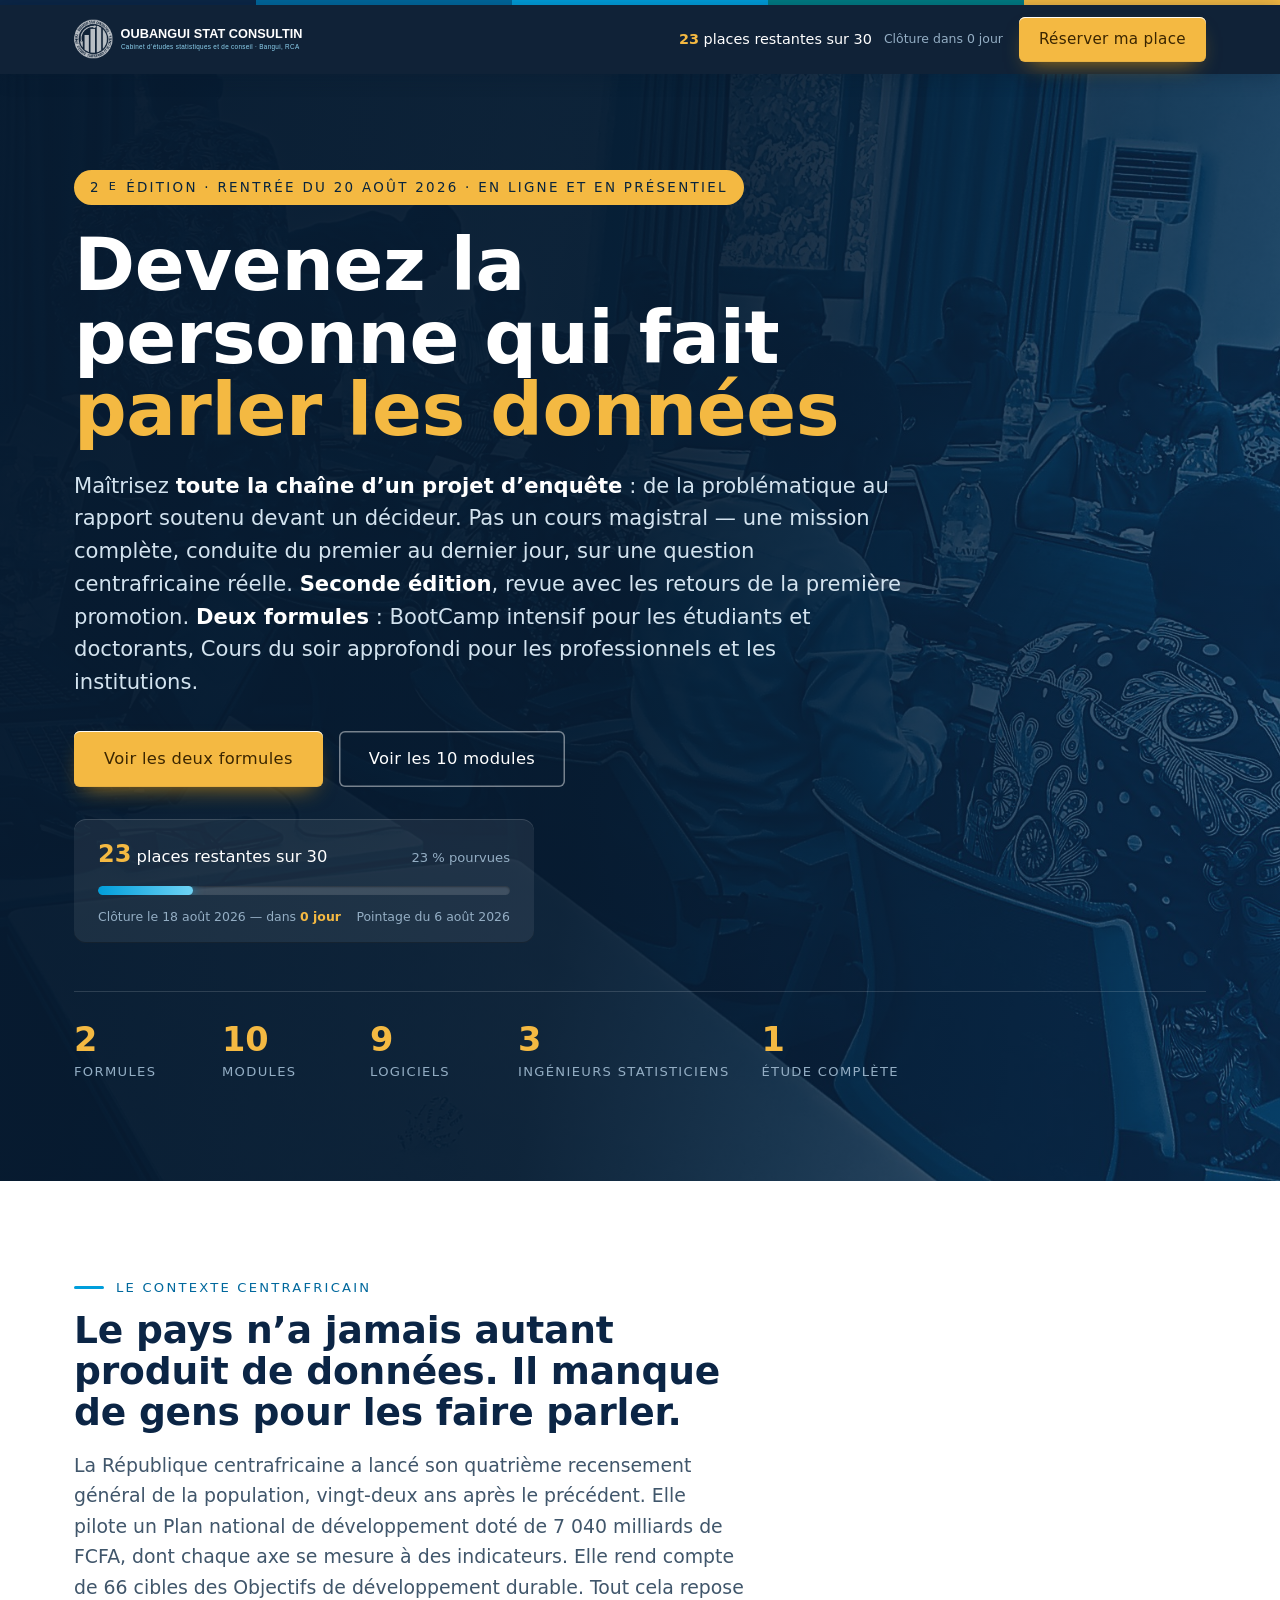
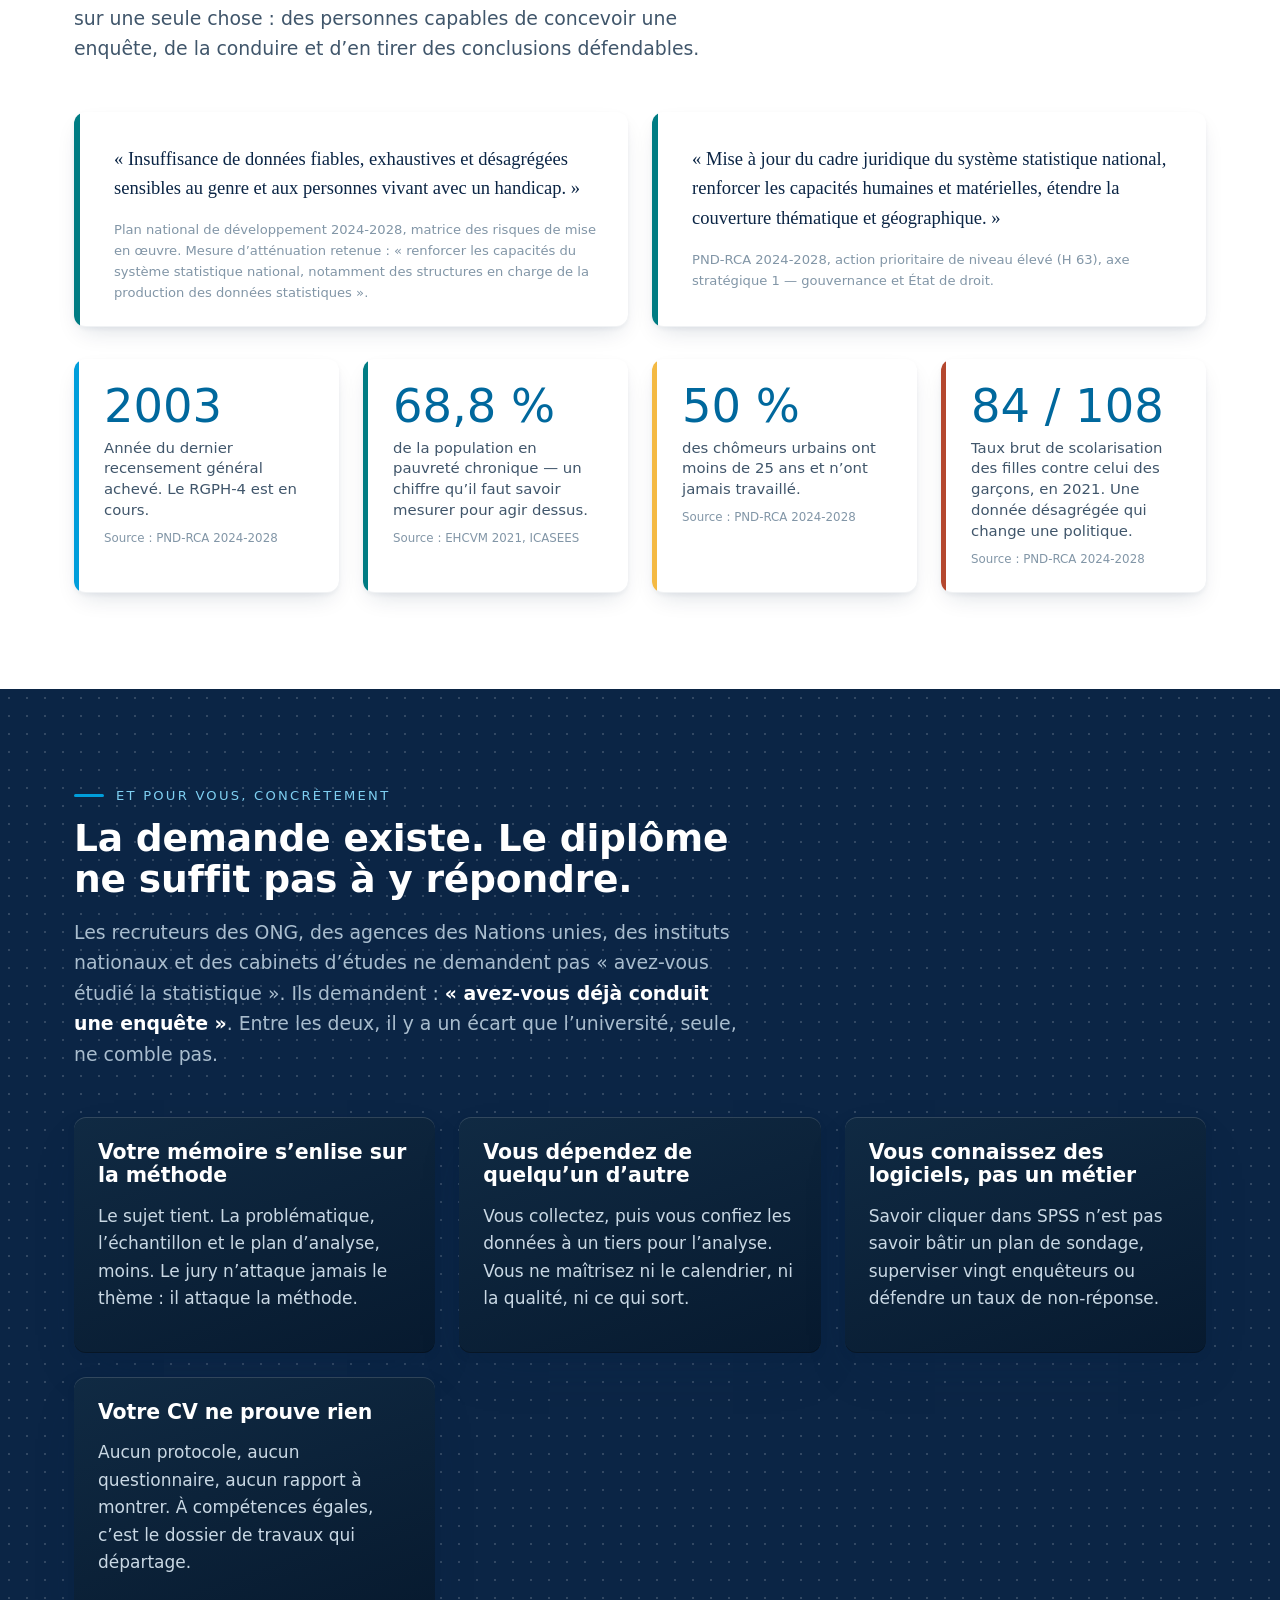
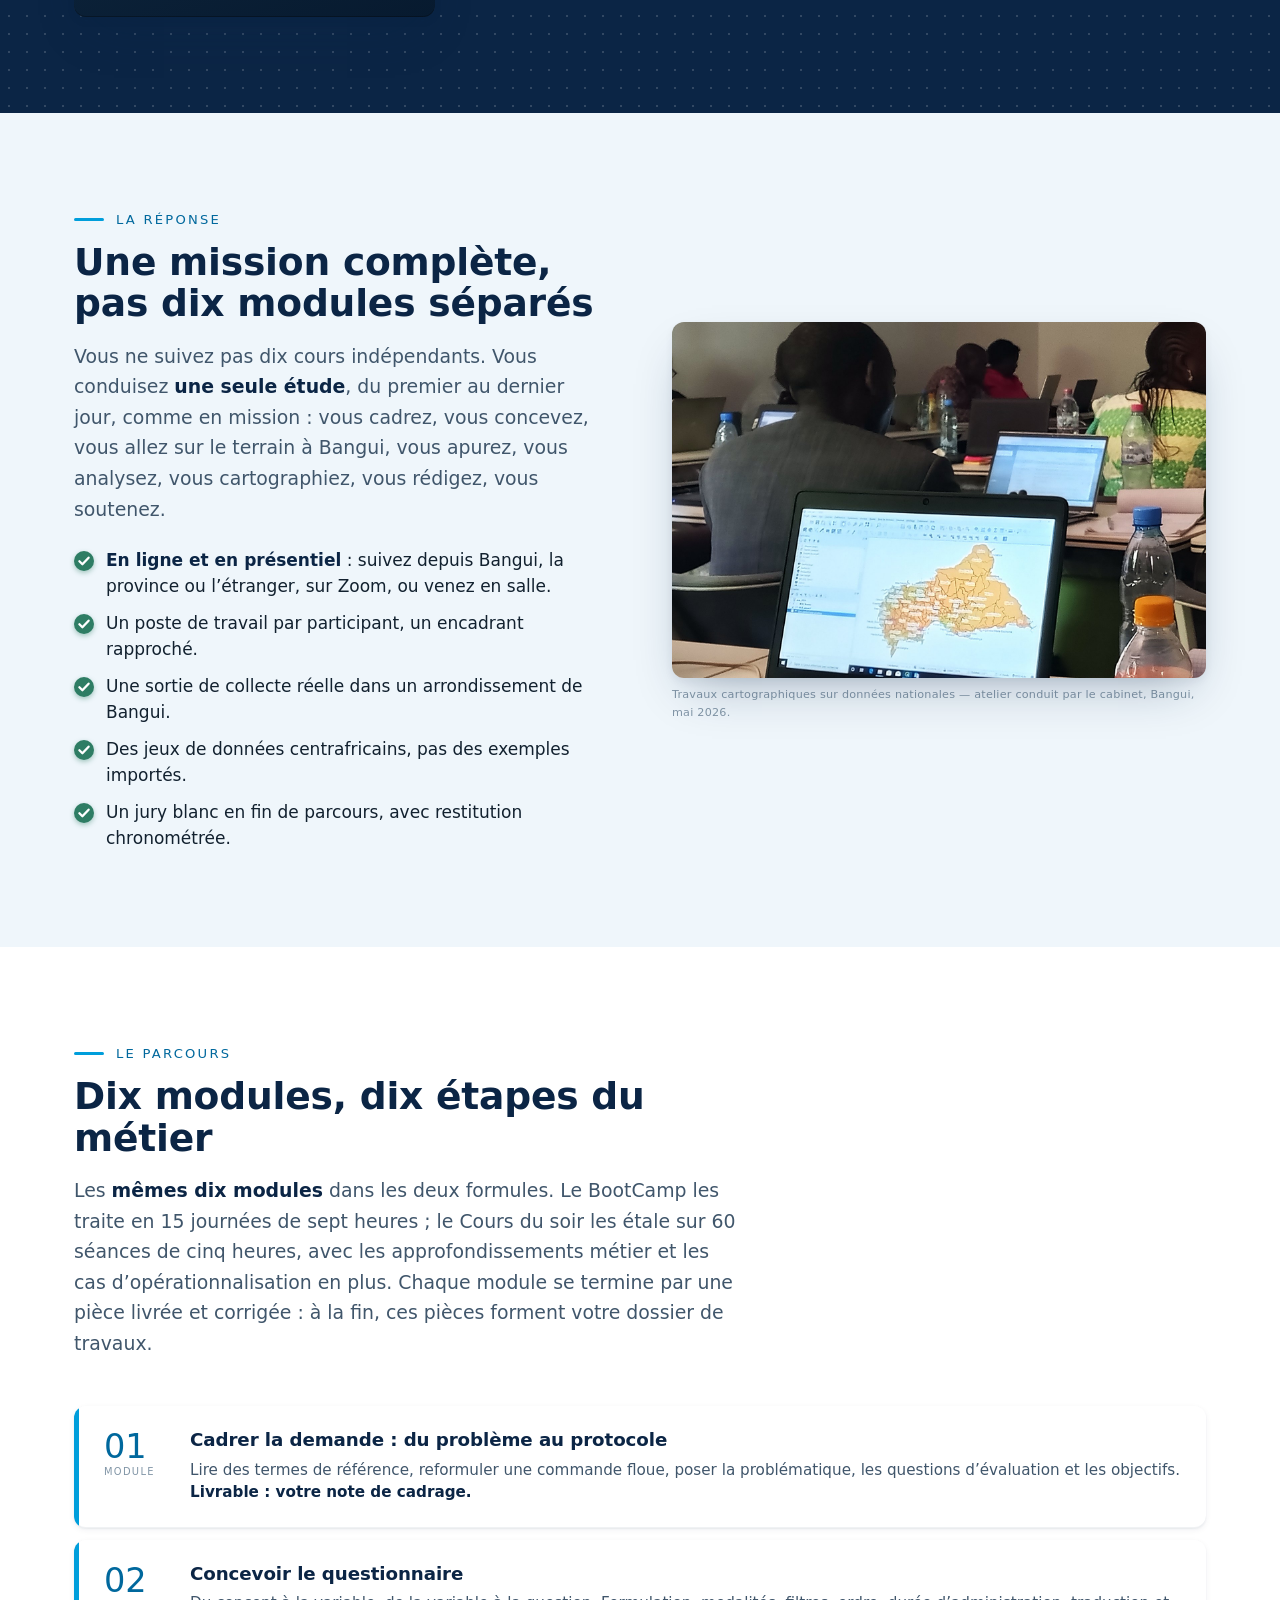
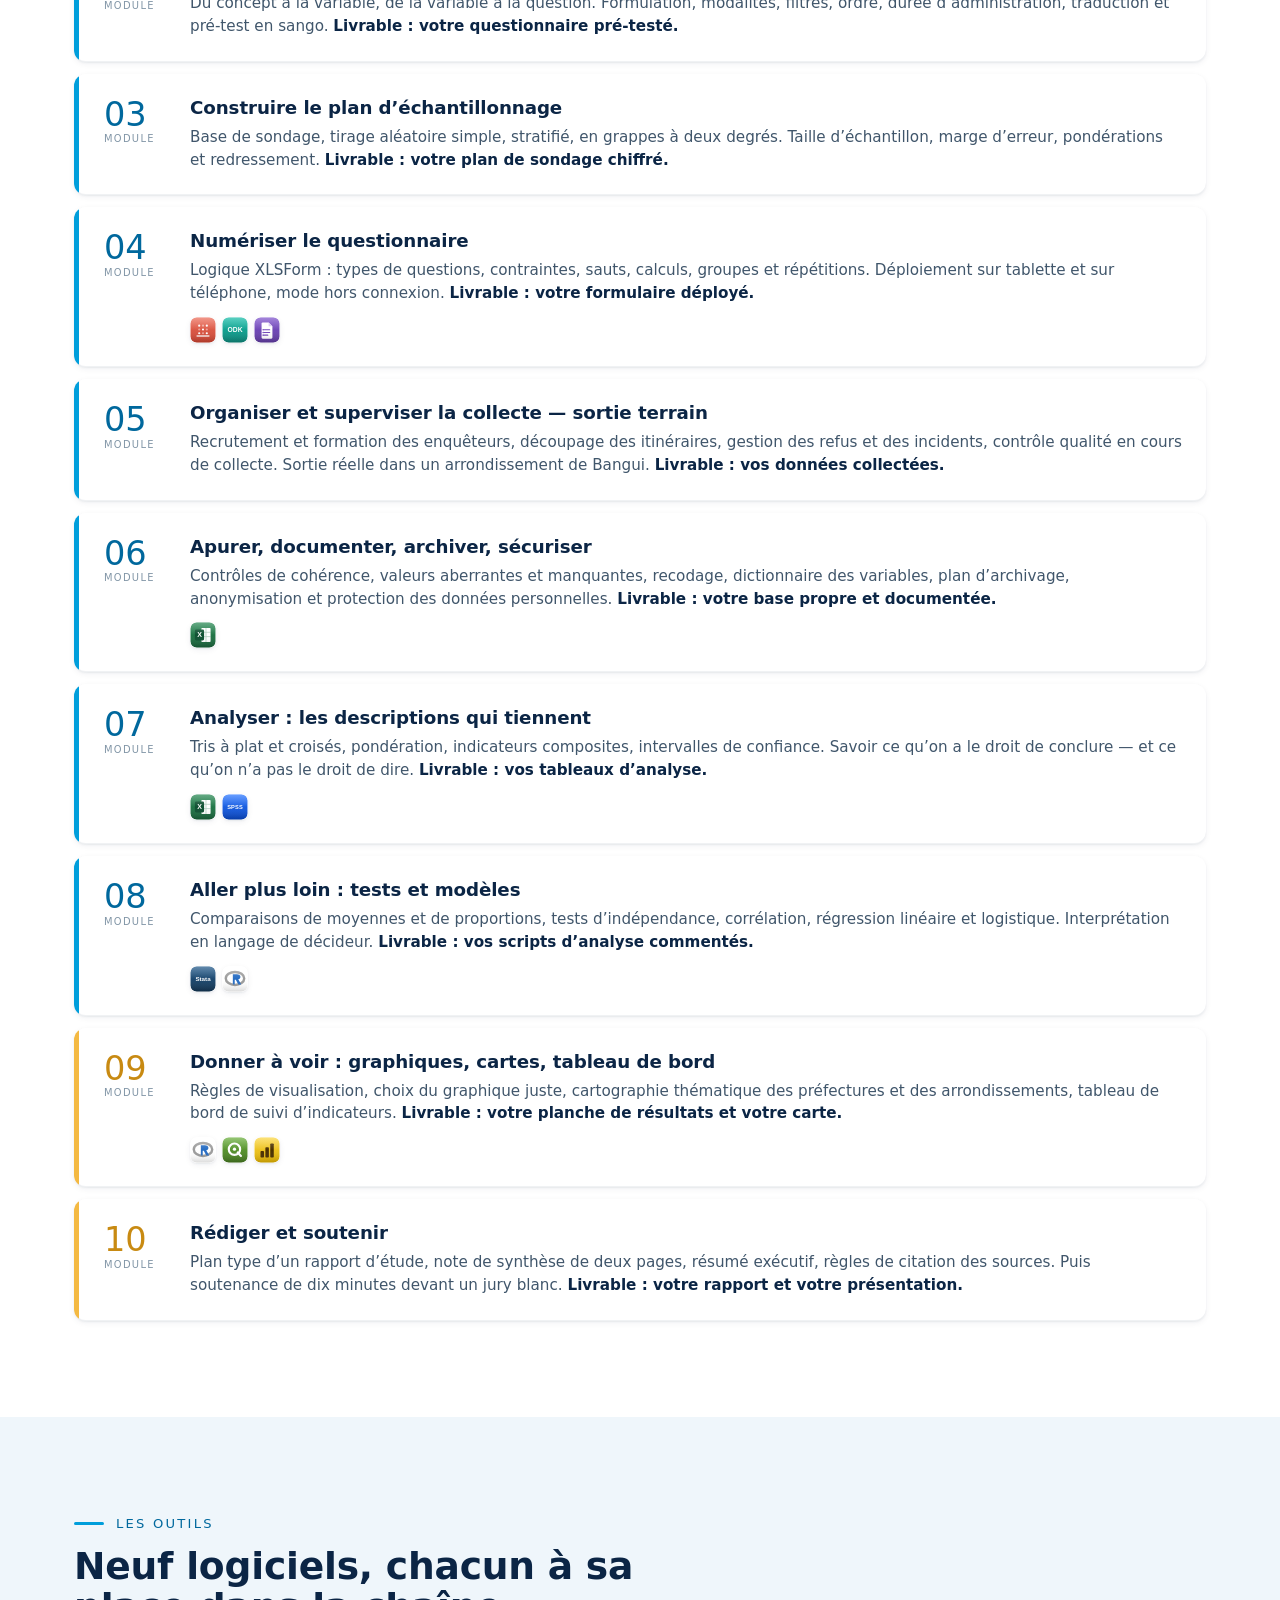
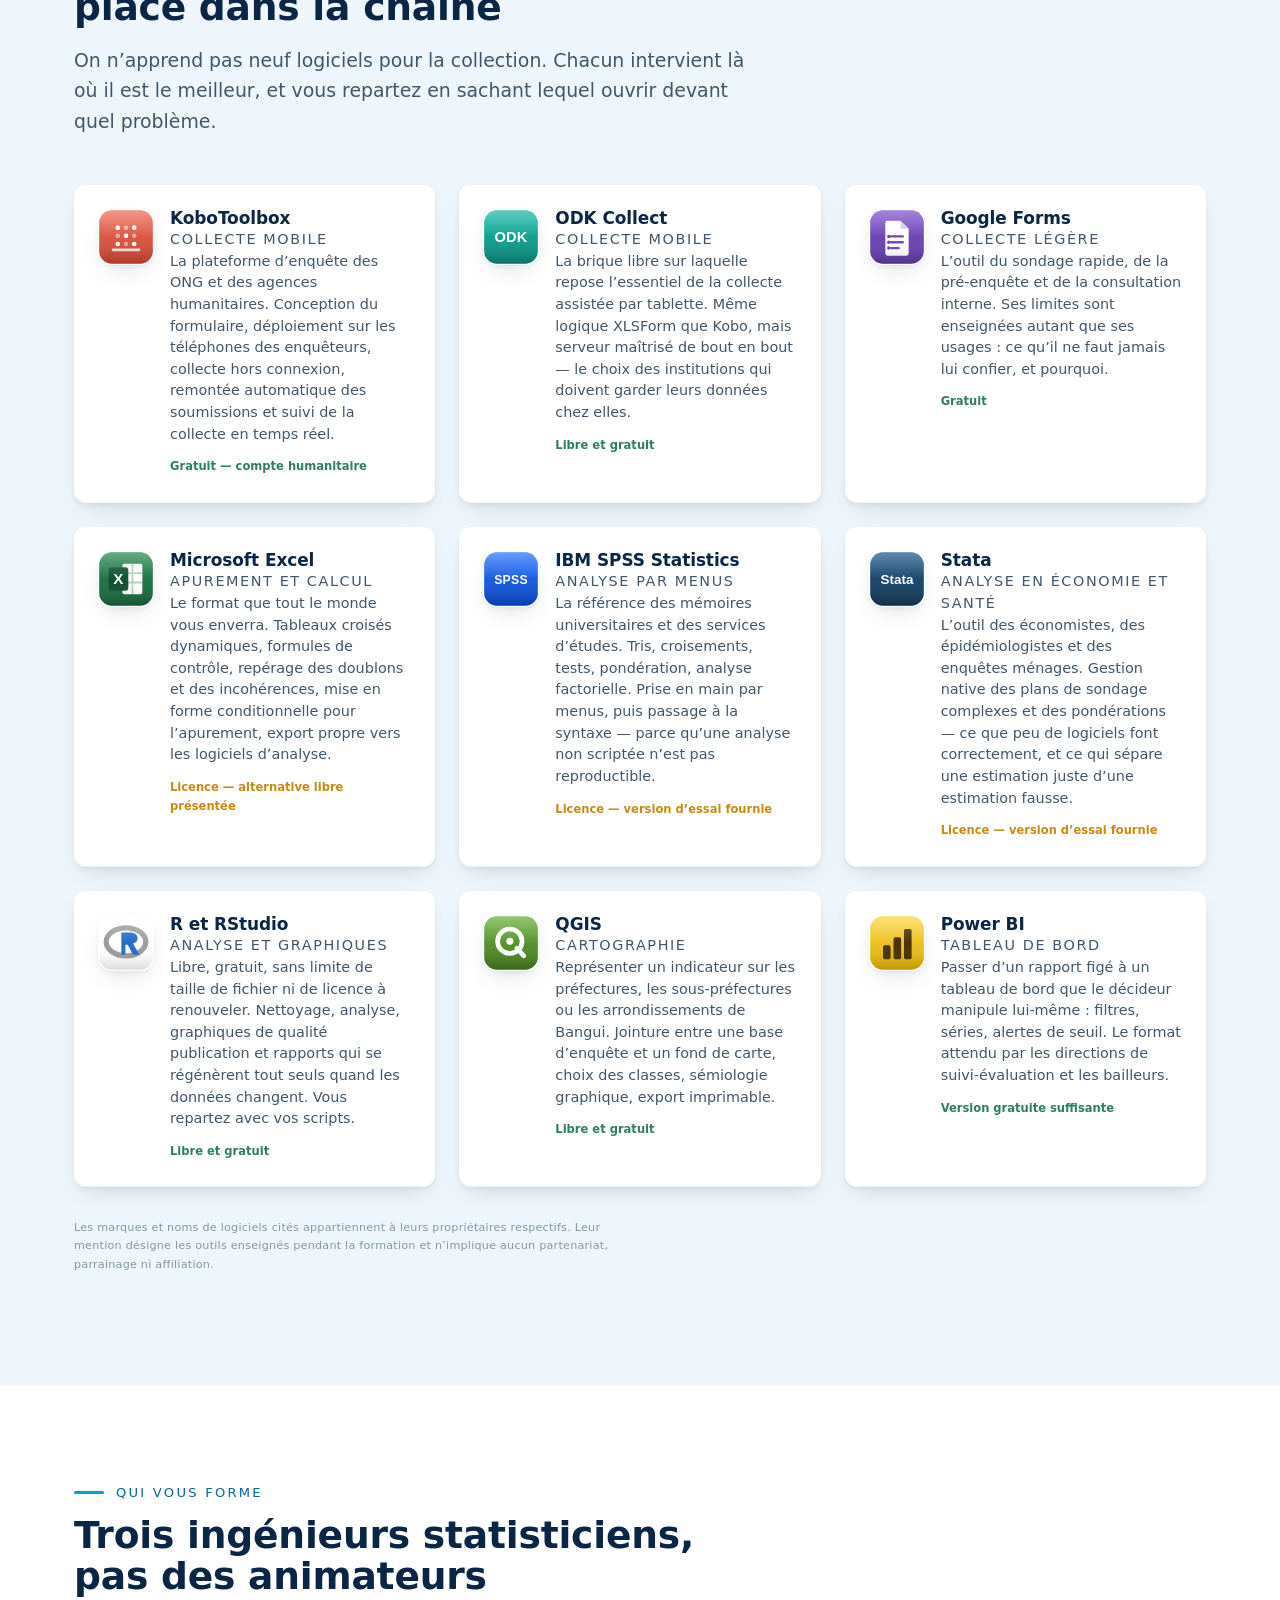
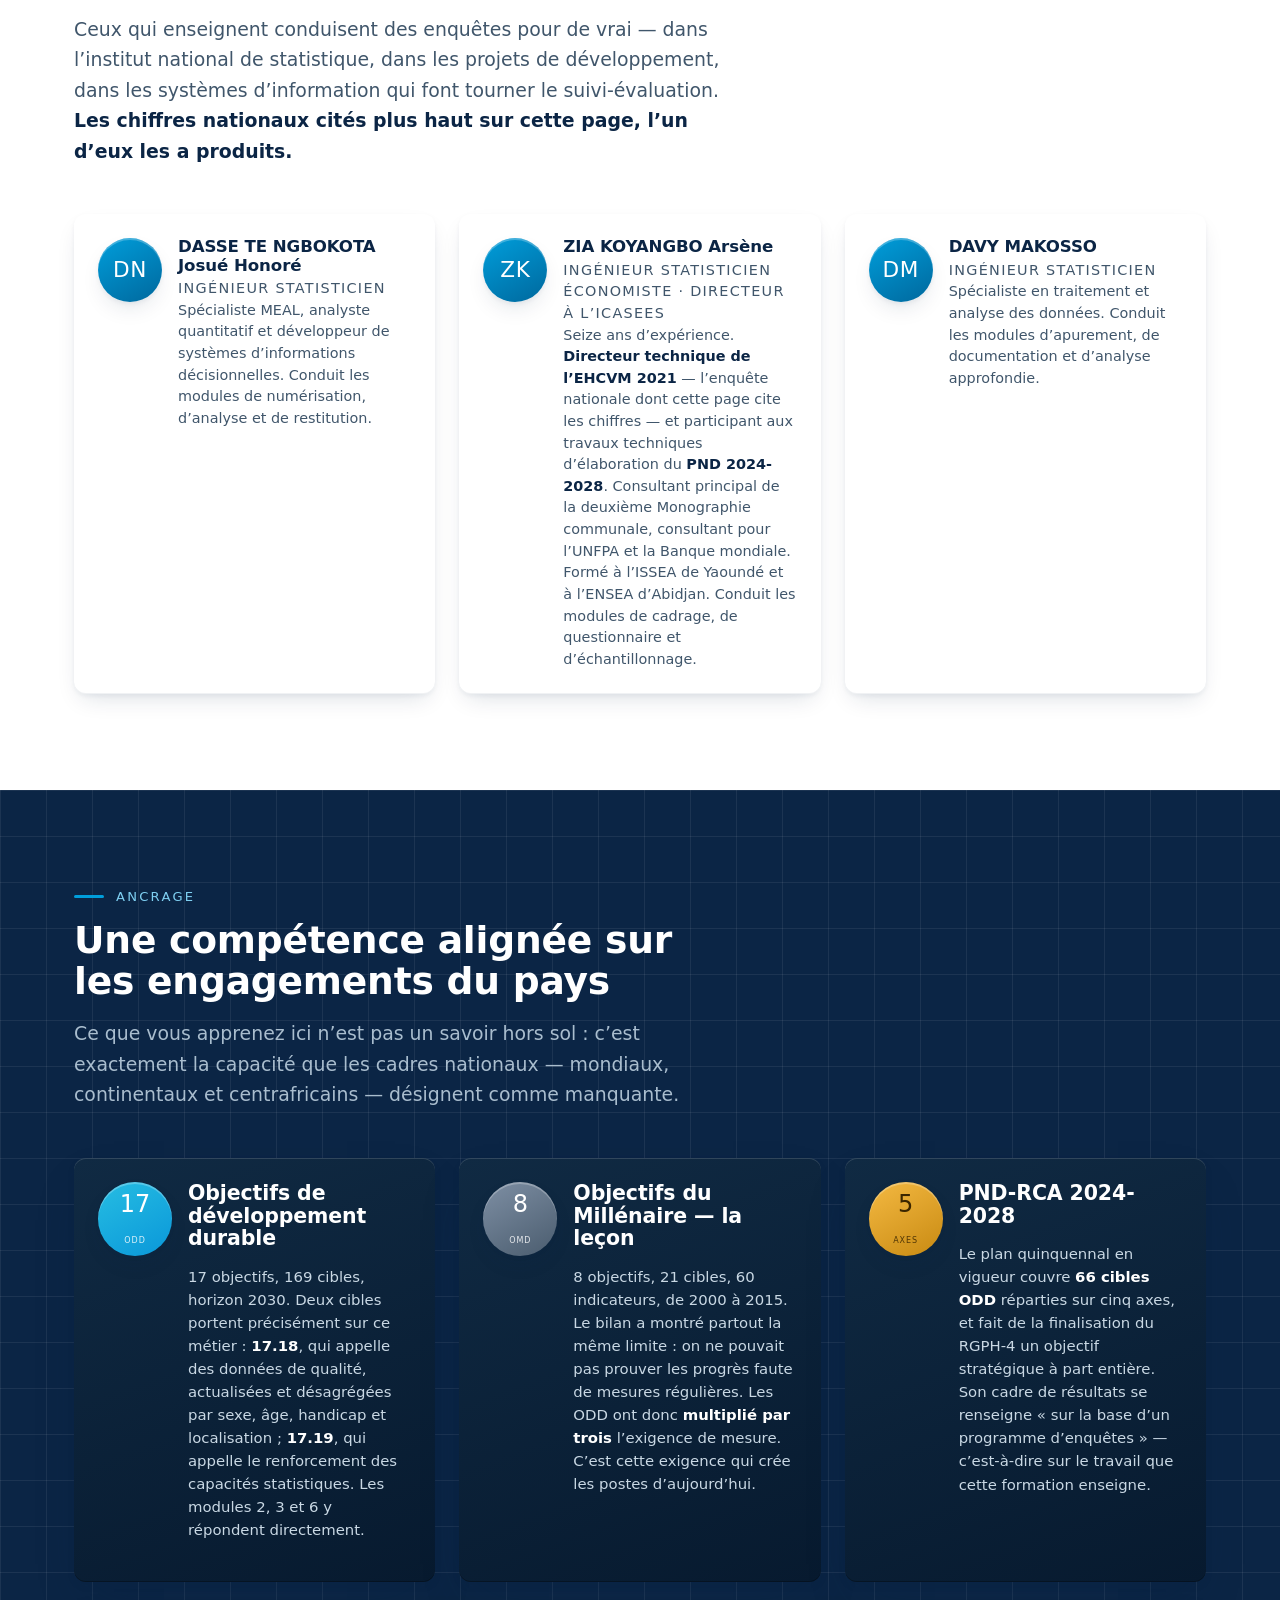
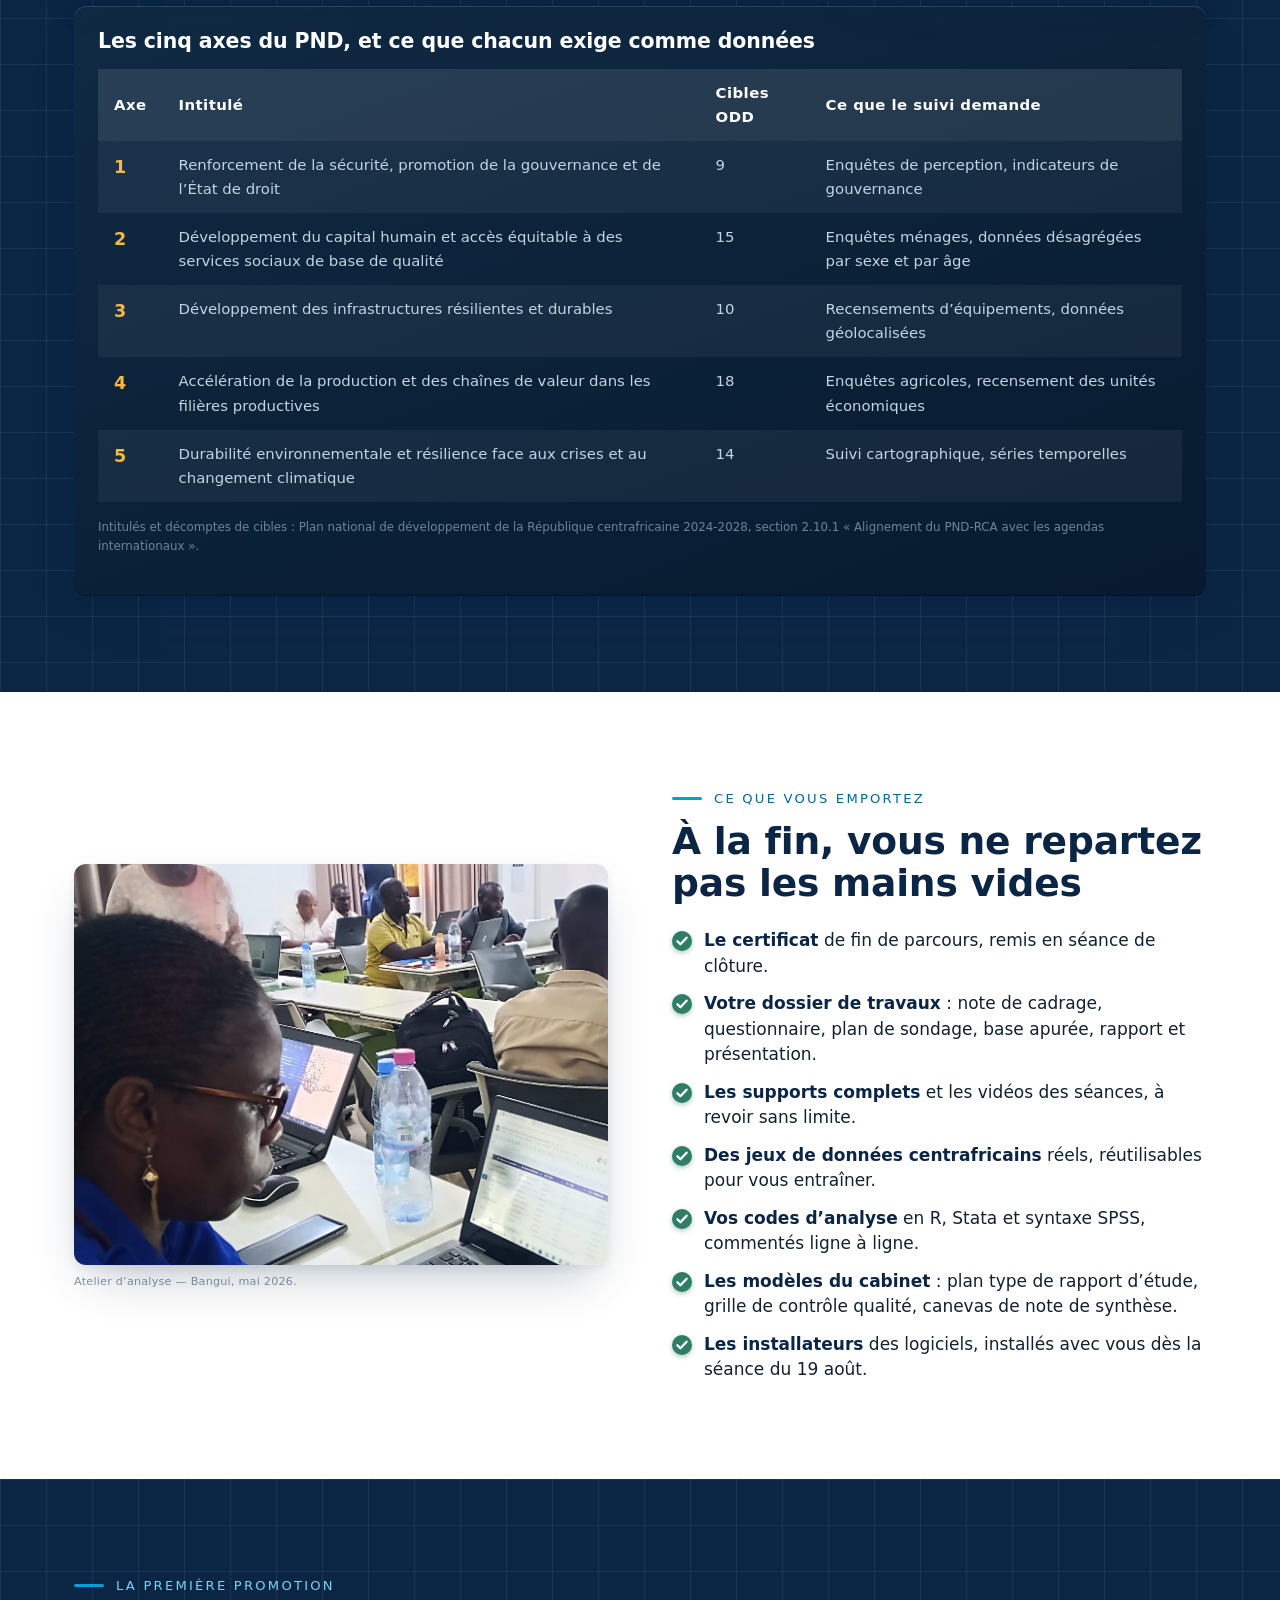
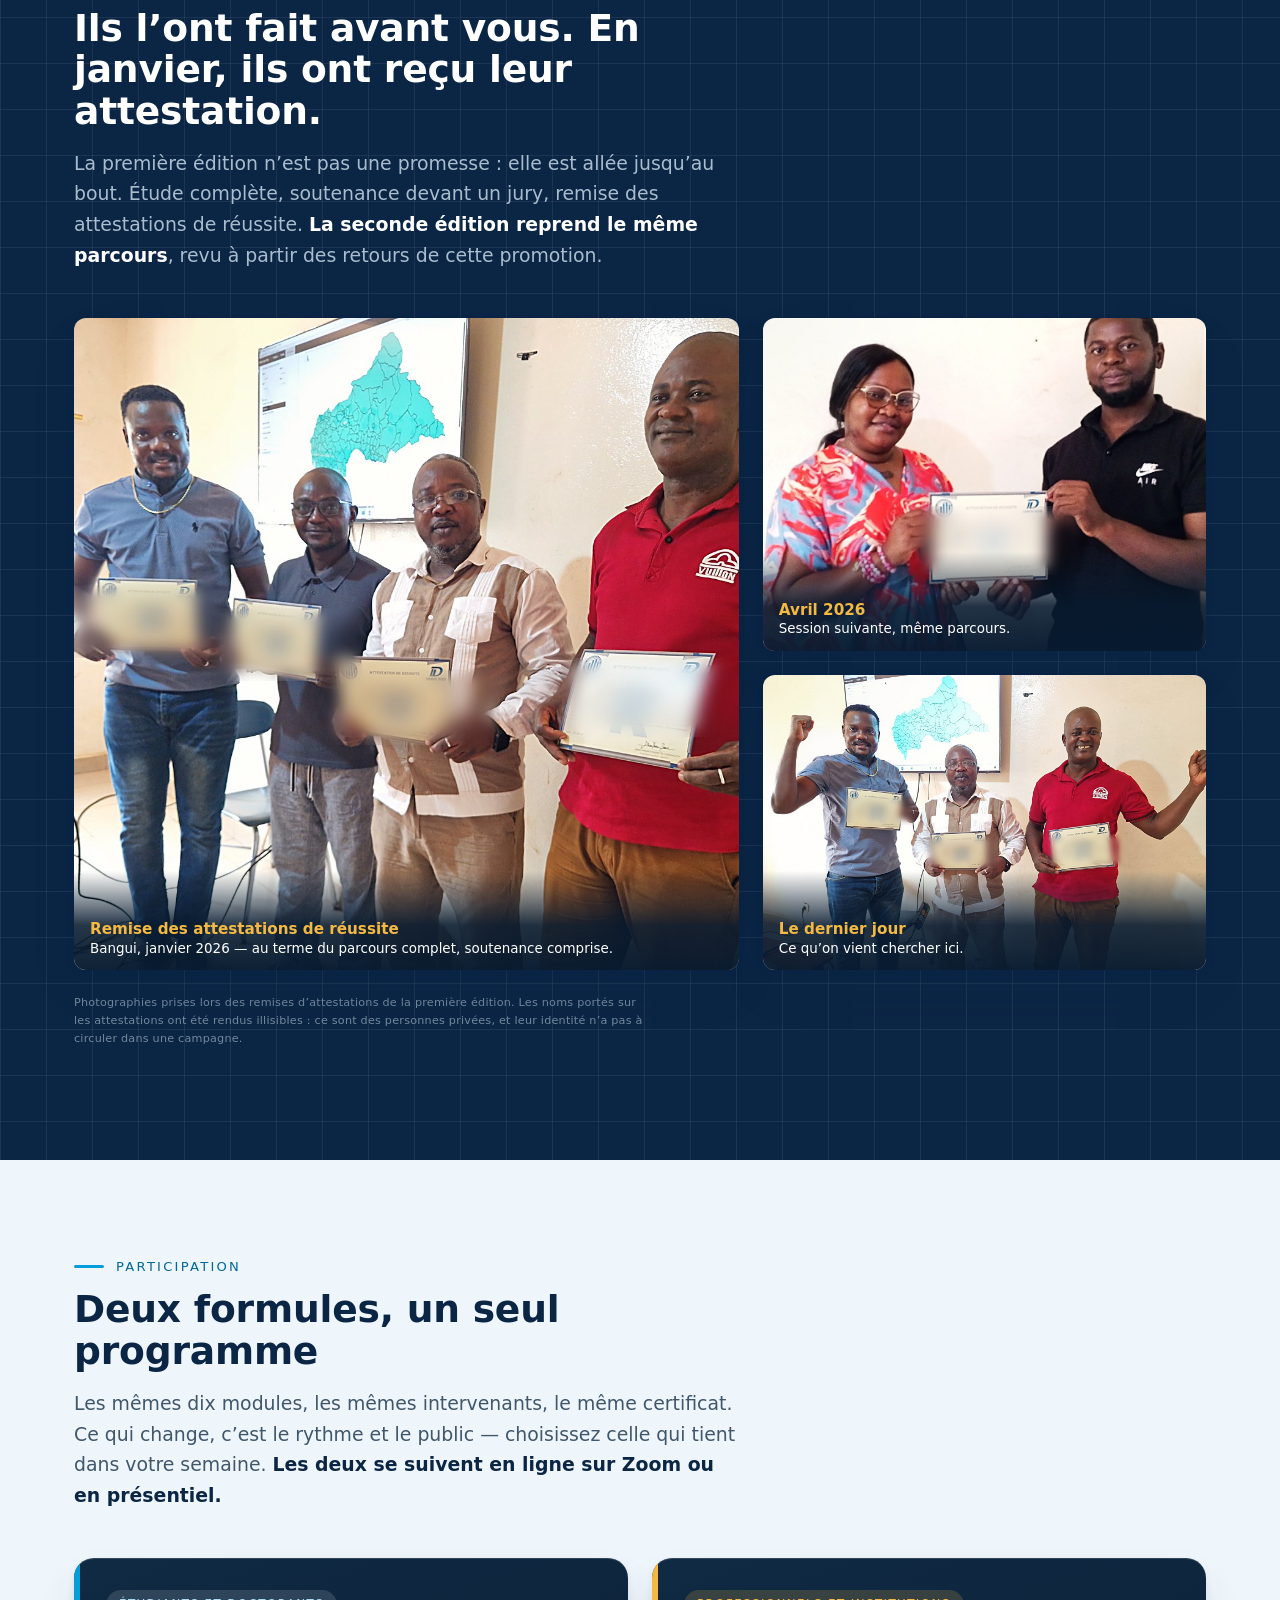
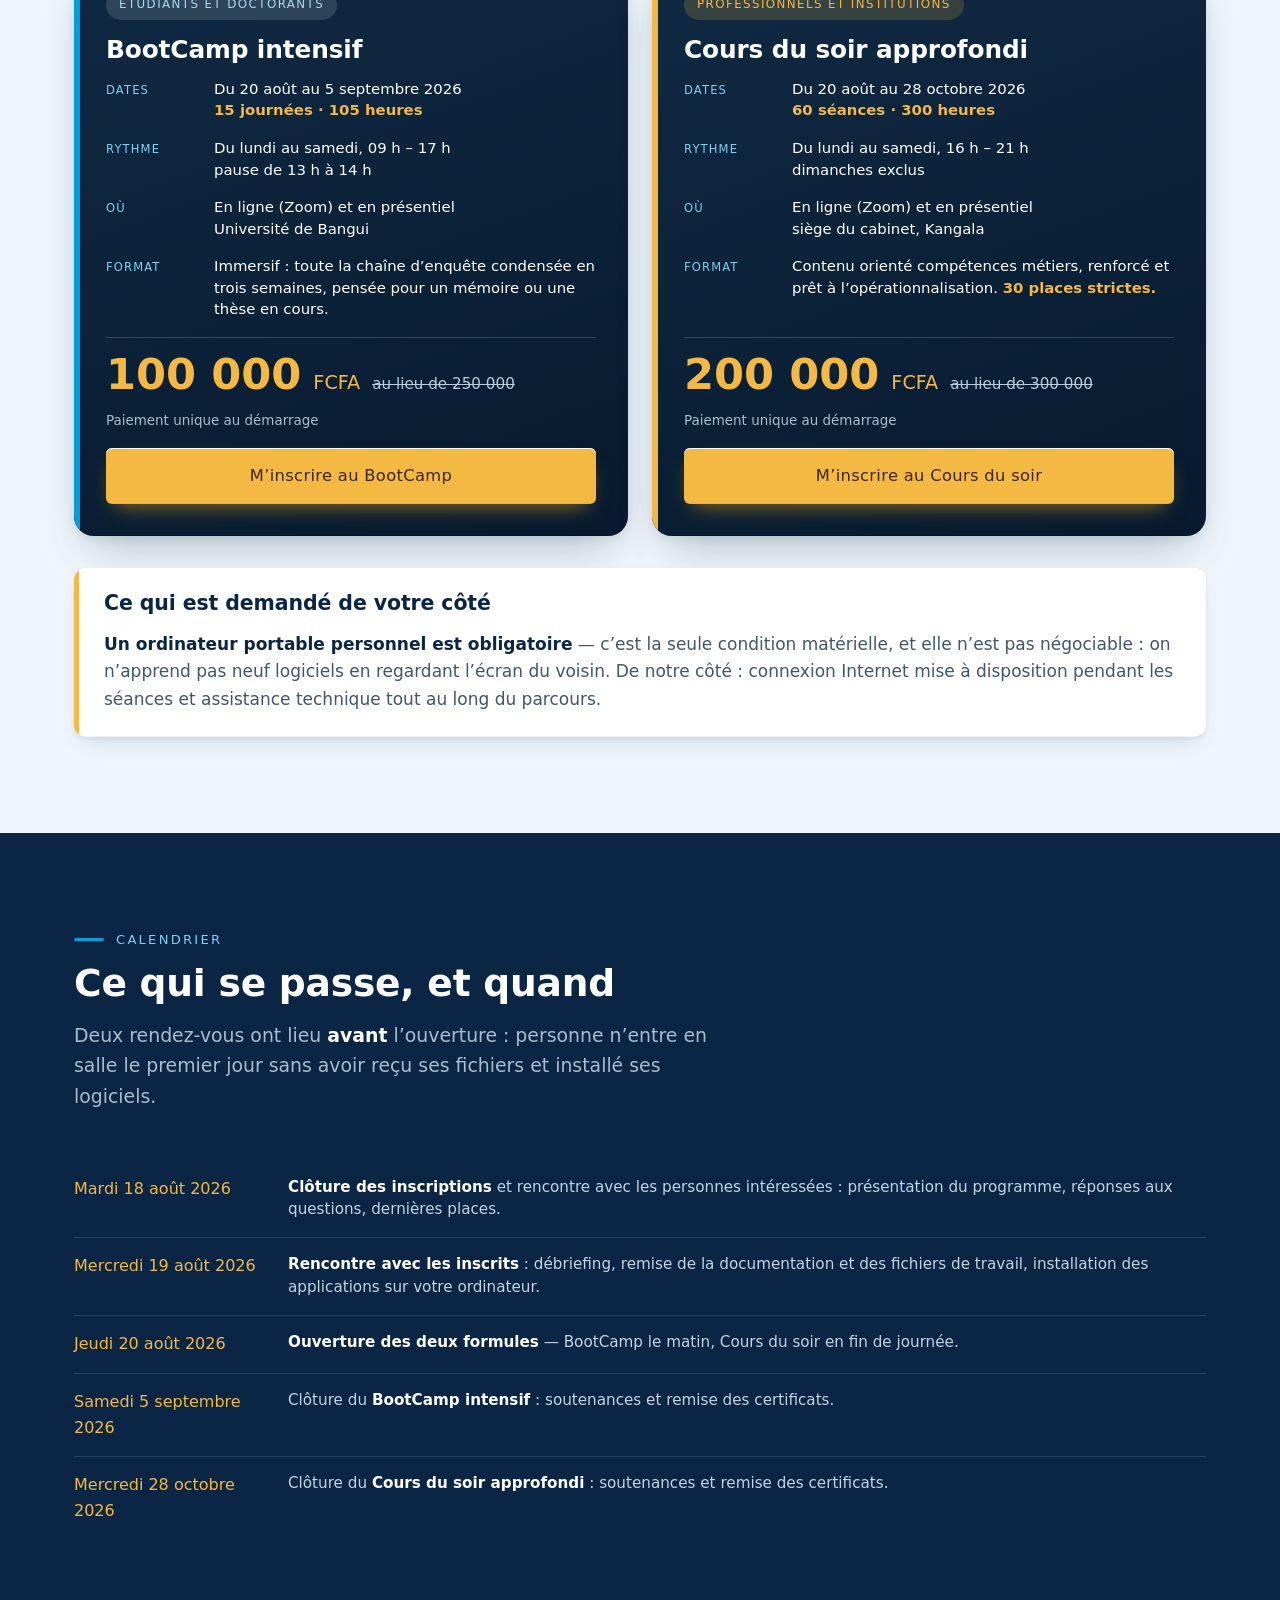
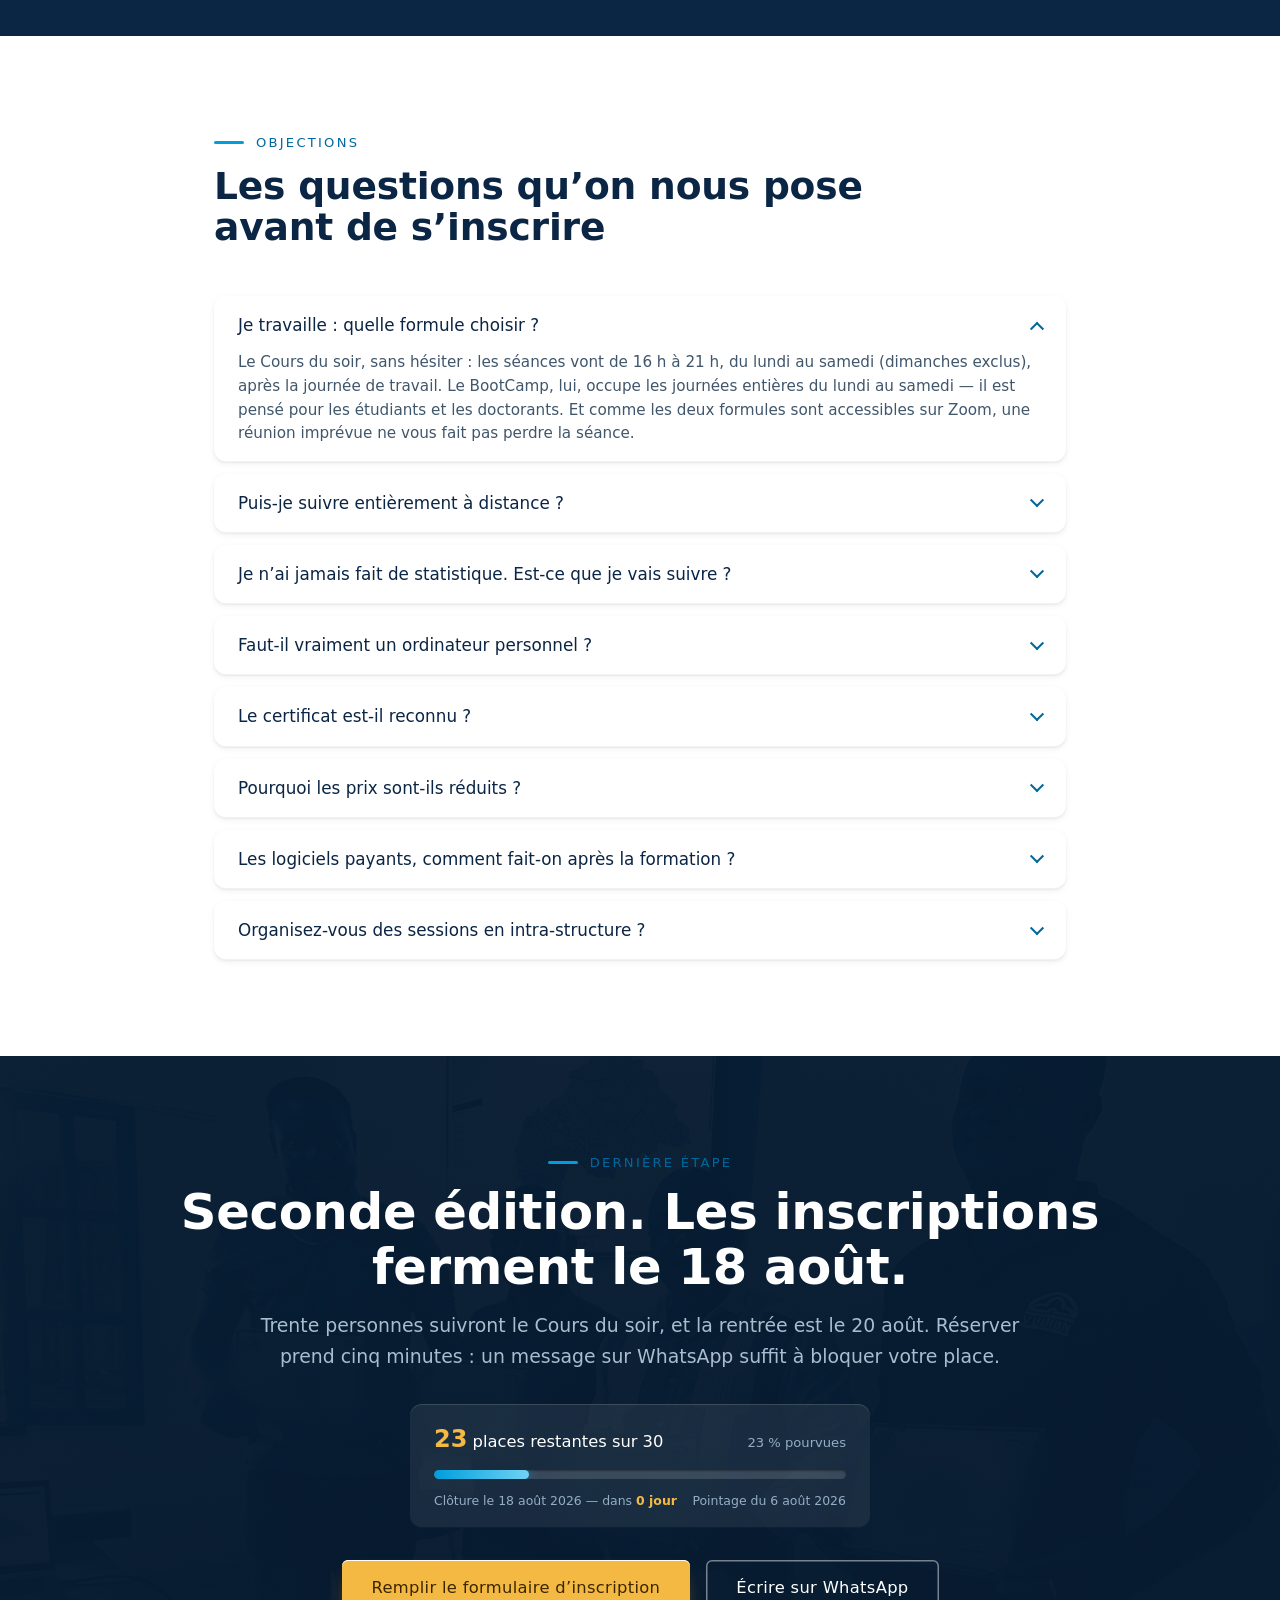
<file: 02_Page_de_vente/index.html>
<!doctype html>
<html lang="fr">
<head>
<meta charset="utf-8">
<meta name="viewport" content="width=device-width, initial-scale=1">
<title>Conduire une enquête statistique de A à Z — Bangui, rentrée du 20 août 2026</title>
<meta name="description" content="Deux formules à Bangui pour maîtriser toute la chaîne d'un projet d'enquête : BootCamp intensif pour étudiants et doctorants, Cours du soir approfondi pour professionnels. En ligne et en présentiel. Clôture le 18 août 2026.">
<link rel="stylesheet" href="../assets/css/osc.css">
<style>
/* ==========================================================================
   PAGE DE VENTE
   Structure : PAS (Problème – Agitation – Solution) pour la moitié haute,
   puis AIDA (Attention – Intérêt – Désir – Action) sur l'ensemble.

   POURQUOI LES DEUX ET NON L'UN OU L'AUTRE. AIDA décrit le parcours GLOBAL
   du lecteur et sert de plan général ; PAS est le moteur du premier tiers,
   celui qui doit retenir un visiteur venu d'un lien WhatsApp. Un AIDA seul
   ouvrirait sur la description du produit — or personne n'achète une
   formation avant d'avoir reconnu son propre problème dedans.

   Correspondance section par section, à conserver en cas de refonte :
     héros ................ ATTENTION
     « le pays… » ......... PROBLÈME
     « et pour vous… » .... AGITATION
     « la réponse » ....... SOLUTION + INTÉRÊT
     modules, logiciels ... INTÉRÊT
     ancrage, acquis ...... DÉSIR
     formules, FAQ ........ levée des objections
     appel final .......... ACTION
   ========================================================================== */

/* --- Barre supérieure -----------------------------------------------------
   Collante, avec l'appel à l'action toujours visible : sur une page longue,
   le lecteur décide rarement au moment précis où il croise un bouton. */
.barre {
  position: sticky; top: 0; z-index: 50;
  background: rgba(7, 26, 47, .96);
  backdrop-filter: blur(8px);
  box-shadow: 0 2px 18px rgba(7, 26, 47, .32);
}
.barre__int {
  max-width: 1180px; margin-inline: auto; padding: var(--sp-3) var(--sp-5);
  display: flex; align-items: center; justify-content: space-between; gap: var(--sp-4);
}
.barre img { height: 42px; }
.barre__droite { display: flex; align-items: center; gap: var(--sp-4); }
.barre .osc-btn { padding: 10px 20px; font-size: .95rem; }

/* --- Héros ---------------------------------------------------------------- */
.heros { position: relative; overflow: hidden; background: var(--marine-900); }
.heros__fond { position: absolute; inset: 0; z-index: 0; }
.heros__fond img { width: 100%; height: 100%; object-fit: cover; }
.heros__fond::after {
  content: ""; position: absolute; inset: 0;
  background: linear-gradient(100deg, rgba(7,26,47,.98) 0%, rgba(7,26,47,.93) 48%, rgba(11,37,69,.62) 100%);
}
.heros__int {
  position: relative; z-index: 1;
  max-width: 1180px; margin-inline: auto; padding: var(--sp-9) var(--sp-5);
  color: #D3E3EF;
}
.heros__accroche {
  display: inline-flex; align-items: center; gap: var(--sp-2);
  font-family: var(--titre); font-size: .84rem; letter-spacing: .17em;
  text-transform: uppercase; color: #08243D;
  background: var(--or); padding: 7px 16px; border-radius: 999px;
  margin: 0 0 var(--sp-5);
}
.heros h1 {
  color: var(--blanc); max-width: 16ch;
  font-size: clamp(2.5rem, 6.4vw, 4.6rem);
  font-variation-settings: "wght" 700, "wdth" 80;
  line-height: .98; margin-bottom: var(--sp-5);
}
.heros h1 em { font-style: normal; color: var(--or); }
.heros__promesse { font-size: clamp(1.06rem, 2.1vw, 1.32rem); max-width: 62ch; line-height: 1.55; }
.heros__promesse strong { color: var(--blanc); }
.heros__actions { display: flex; flex-wrap: wrap; gap: var(--sp-4); margin-top: var(--sp-6); align-items: center; }
.heros__faits {
  display: flex; flex-wrap: wrap; gap: var(--sp-6);
  margin-top: var(--sp-7); padding-top: var(--sp-6);
  box-shadow: inset 0 1px 0 rgba(255,255,255,.14);
}
.heros__fait { min-width: 116px; }
.heros__fait b {
  display: block; font-family: var(--titre); font-size: 2.1rem; color: var(--or);
  font-variation-settings: "wght" 700, "wdth" 84; line-height: 1;
  font-variant-numeric: tabular-nums;
}
.heros__fait span { font-size: .82rem; letter-spacing: .1em; text-transform: uppercase; color: #94AEC4; }

/* --- Compteur de places ---------------------------------------------------
   Styles partagés avec le formulaire d'inscription. Ils vivent ici et non
   dans osc.css parce que seuls deux documents s'en servent ; les remonter
   dans la charte donnerait à croire qu'ils sont réutilisables partout. */
.compteur {
  background: rgba(255,255,255,.07);
  border-radius: var(--r-2); padding: var(--sp-4) var(--sp-5);
  box-shadow: var(--biseau-sombre);
  max-width: 460px;
}
.compteur__tete { display: flex; justify-content: space-between; align-items: baseline; gap: var(--sp-3); margin-bottom: var(--sp-3); }
.compteur__phrase { color: var(--blanc); font-size: 1.02rem; }
.compteur__phrase strong { font-family: var(--titre); font-size: 1.5rem; color: var(--or); }
.compteur__pourcent { font-size: .82rem; color: #94AEC4; white-space: nowrap; }
.compteur__barre {
  height: 9px; border-radius: 999px; background: rgba(255,255,255,.14);
  overflow: hidden; box-shadow: inset 0 1px 2px rgba(0,0,0,.35);
}
.compteur__barre span {
  display: block; height: 100%; border-radius: 999px;
  background: linear-gradient(90deg, var(--bleu-signal), #6FD3F5);
  box-shadow: 0 0 12px rgba(0,158,219,.7);
}
.compteur--alerte .compteur__barre span { background: linear-gradient(90deg, var(--or-fonce), var(--or)); box-shadow: 0 0 12px rgba(244,185,66,.7); }
.compteur__pied { display: flex; justify-content: space-between; gap: var(--sp-3); margin-top: var(--sp-3); font-size: .78rem; color: #94AEC4; flex-wrap: wrap; }
.compteur__pied strong { color: var(--or); }
/* Version compacte, employée dans la barre collante et le pied de page. */
.compteur--compact { display: flex; align-items: center; gap: var(--sp-3); background: none; box-shadow: none; padding: 0; }
.compteur--compact .compteur__pastille { color: var(--blanc); font-size: .9rem; }
.compteur--compact .compteur__pastille strong { color: var(--or); font-family: var(--titre); }
.compteur--compact .compteur__delai { font-size: .78rem; color: #94AEC4; }

/* --- Blocs de texte -------------------------------------------------------- */
.chapeau { font-size: 1.18rem; line-height: 1.62; color: var(--encre-70); max-width: 66ch; }
.section__tete { max-width: 62ch; margin-bottom: var(--sp-7); }

/* --- Encadré de citation source -------------------------------------------
   Une citation d'un document officiel n'est pas un témoignage : elle se
   présente autrement, avec sa référence visible. C'est la pièce qui donne
   à la page son autorité auprès des institutions. */
.citation {
  background: var(--blanc); border-radius: var(--r-2);
  padding: var(--sp-6) var(--sp-6) var(--sp-5) calc(var(--sp-6) + 8px);
  position: relative; overflow: hidden;
  box-shadow: var(--ombre-2), var(--biseau);
  font-family: var(--serif); font-size: 1.16rem; line-height: 1.6; color: var(--marine-800);
}
.citation::before { content: ""; position: absolute; inset: 0 auto 0 0; width: 6px; background: var(--turquoise); }
.citation__source {
  display: block; margin-top: var(--sp-4);
  font-family: var(--texte); font-size: .82rem; color: var(--encre-40);
  font-style: normal;
}

/* --- Modules du parcours --------------------------------------------------- */
.jours { display: grid; gap: var(--sp-3); }
.jour {
  background: var(--blanc); border-radius: var(--r-2);
  padding: var(--sp-5) var(--sp-5) var(--sp-5) calc(var(--sp-5) + 6px);
  box-shadow: var(--ombre-1), var(--biseau);
  position: relative; overflow: hidden;
  display: grid; grid-template-columns: 62px 1fr; gap: var(--sp-5); align-items: start;
}
.jour::before { content: ""; position: absolute; inset: 0 auto 0 0; width: 5px; background: var(--bleu-signal); }
/* Les deux derniers modules portent un rail or : ce sont ceux qui produisent
   le LIVRABLE visible (carte, rapport, soutenance), donc l'argument de vente
   le plus fort de la section. */
.jour--final::before { background: var(--or); }
.jour__num {
  font-family: var(--titre); font-variation-settings: "wght" 700, "wdth" 84;
  font-size: 2.1rem; line-height: 1; color: var(--bleu-action);
  font-variant-numeric: tabular-nums;
}
.jour--final .jour__num { color: var(--or-fonce); }
.jour__num small { display: block; font-family: var(--texte); font-size: .62rem; letter-spacing: .13em; text-transform: uppercase; color: var(--encre-40); margin-top: 3px; }
.jour h3 { margin-bottom: var(--sp-2); font-size: 1.14rem; }
.jour p { margin: 0; font-size: .95rem; color: var(--encre-70); line-height: 1.5; }
.jour__outils { display: flex; gap: 6px; margin-top: var(--sp-3); flex-wrap: wrap; align-items: center; }
.jour__outils img { width: 26px; height: 26px; border-radius: 7px; box-shadow: var(--ombre-1); }

/* --- Planche des logiciels -------------------------------------------------- */
.logiciel {
  background: var(--blanc); border-radius: var(--r-2); padding: var(--sp-5);
  box-shadow: var(--ombre-2), var(--biseau);
  display: grid; grid-template-columns: 56px 1fr; gap: var(--sp-4); align-items: start;
}
.logiciel img { width: 56px; height: 56px; border-radius: 14px; box-shadow: var(--ombre-2); }
.logiciel h3 { font-size: 1.06rem; margin: 0 0 2px; }
.logiciel__role { font-size: .72rem; letter-spacing: .11em; text-transform: uppercase; color: var(--bleu-action); margin: 0 0 var(--sp-2); font-family: var(--titre); }
.logiciel p { margin: 0; font-size: .9rem; color: var(--encre-70); line-height: 1.5; }
.logiciel__licence { display: inline-block; margin-top: var(--sp-3); font-size: .72rem; color: var(--vert); font-weight: 600; }
.logiciel__licence--payant { color: var(--or-fonce); }

/* --- Alignement aux cadres --------------------------------------------------- */
.cadre { display: grid; grid-template-columns: 74px 1fr; gap: var(--sp-4); align-items: start; }
.cadre__sceau {
  width: 74px; height: 74px; border-radius: 50%;
  display: grid; place-items: center; flex: none;
  font-family: var(--titre); font-size: 1.5rem; color: var(--blanc);
  box-shadow: var(--ombre-2), inset 0 2px 0 rgba(255,255,255,.25);
  text-align: center; line-height: 1;
}
.cadre__sceau small { display: block; font-size: .5rem; letter-spacing: .12em; opacity: .85; }
.cadre--odd .cadre__sceau { background: linear-gradient(150deg, #26BDE2, #0A97D9); }
.cadre--omd .cadre__sceau { background: linear-gradient(150deg, #7E8FA4, #4A5C6E); }
.cadre--pnd .cadre__sceau { background: linear-gradient(150deg, #F4B942, #C88A12); color: #3B2600; }

/* --- Intervenants -------------------------------------------------------------
   Les noms sont le meilleur argument de la page : ils sont vérifiables, et
   l'un des trois est directeur à l'ICASEES. La pastille d'initiales tient
   lieu de portrait tant que le cabinet n'a pas fait tirer de photographies —
   mieux vaut une initiale assumée qu'une silhouette générique. */
.interv { display: grid; grid-template-columns: 64px 1fr; gap: var(--sp-4); align-items: start; }
.interv__p {
  width: 64px; height: 64px; border-radius: 50%;
  background: linear-gradient(150deg, var(--bleu-signal), var(--bleu-action));
  color: var(--blanc); display: grid; place-items: center;
  font-family: var(--titre); font-size: 1.35rem; letter-spacing: .03em;
  box-shadow: var(--ombre-2), inset 0 2px 0 rgba(255,255,255,.25);
}
.interv h3 { font-size: 1.04rem; margin: 0 0 3px; }
.interv__t { font-family: var(--titre); font-size: .76rem; letter-spacing: .09em; text-transform: uppercase; color: var(--bleu-action); margin: 0 0 var(--sp-2); }
.interv p { margin: 0; font-size: .9rem; color: var(--encre-70); line-height: 1.5; }

/* --- Formules ------------------------------------------------------------------
   DEUX cartes de MÊME poids visuel : elles ne s'adressent pas au même public,
   il n'y a donc pas d'offre « recommandée ». Ce qui les distingue est le rail
   de couleur et la pastille de public, jamais la taille — sans quoi on
   pousserait un étudiant vers le tarif professionnel. */
.offre {
  background: linear-gradient(160deg, var(--marine-700), var(--marine-900));
  color: #C9D8E4;
  border-radius: var(--r-3); padding: var(--sp-6);
  box-shadow: var(--ombre-3), var(--biseau-sombre);
  position: relative; overflow: hidden;
  display: flex; flex-direction: column; gap: var(--sp-4);
}
.offre::before { content: ""; position: absolute; inset: 0 auto 0 0; width: 6px; background: var(--bleu-signal); }
.offre--soir::before { background: var(--or); }
.offre h3 { color: var(--blanc); font-size: 1.55rem; margin: 0; }
.offre__public {
  align-self: flex-start;
  font-family: var(--titre); font-size: .74rem; letter-spacing: .12em; text-transform: uppercase;
  background: rgba(255,255,255,.13); color: #A9D8F0;
  padding: 5px 13px; border-radius: 999px;
}
.offre--soir .offre__public { background: rgba(244,185,66,.18); color: var(--or); }
.offre__l { display: grid; grid-template-columns: 96px 1fr; gap: var(--sp-3); font-size: .93rem; line-height: 1.45; }
.offre__c { font-family: var(--titre); font-size: .72rem; letter-spacing: .1em; text-transform: uppercase; color: #7FD0F2; padding-top: 3px; }
.offre__v { color: var(--blanc); }
/* PIÈGE RENCONTRÉ, à ne pas réintroduire : osc.css force `strong` en
   marine foncé, ce qui est juste sur fond blanc mais rend le texte
   INVISIBLE sur la carte marine. La ligne « 15 journées · 105 heures »
   avait purement disparu. Toute carte sombre doit rétablir la couleur de
   `strong` — c'est le pendant de ce que fait déjà `.osc-carte--sombre`. */
.offre strong { color: var(--or); }
.offre__prix {
  display: flex; align-items: baseline; flex-wrap: wrap; gap: var(--sp-3);
  margin-top: auto; padding-top: var(--sp-4);
  box-shadow: inset 0 1px 0 rgba(255,255,255,.16);
}
.offre__prix b {
  font-family: var(--titre); font-size: 2.7rem; line-height: 1; color: var(--or);
  font-variation-settings: "wght" 700, "wdth" 84; font-variant-numeric: tabular-nums;
}
.offre__prix u { text-decoration: none; font-family: var(--titre); font-size: 1.2rem; color: var(--or); }
/* Le prix barré n'est pas une décoration : il chiffre la remise, donc il doit
   rester LISIBLE. Un gris trop clair et l'argument est perdu. */
.offre__prix s { font-size: .95rem; color: #B9CDDD; }
.offre__prix span { font-size: .84rem; color: #A9BDCE; width: 100%; }

/* --- Questions fréquentes ----------------------------------------------------- */
.faq { display: grid; gap: var(--sp-3); }
.faq details {
  background: var(--blanc); border-radius: var(--r-2); padding: var(--sp-4) var(--sp-5);
  box-shadow: var(--ombre-1), var(--biseau);
}
.faq summary {
  cursor: pointer; font-family: var(--titre); font-size: 1.05rem; color: var(--marine-800);
  list-style: none; display: flex; justify-content: space-between; align-items: center; gap: var(--sp-4);
}
.faq summary::-webkit-details-marker { display: none; }
/* Le chevron est un pseudo-élément et non un caractère : il tourne
   proprement à l'ouverture et ne dépend d'aucune police d'icônes. */
.faq summary::after {
  content: ""; flex: none; width: 10px; height: 10px;
  border-right: 2.5px solid var(--bleu-action); border-bottom: 2.5px solid var(--bleu-action);
  transform: rotate(45deg) translate(-2px, -2px); transition: transform .2s ease;
}
.faq details[open] summary::after { transform: rotate(-135deg) translate(-2px, -2px); }
.faq p { margin: var(--sp-3) 0 0; font-size: .95rem; color: var(--encre-70); line-height: 1.55; }

/* --- Frise du calendrier ---------------------------------------------------------
   Cinq dates dont deux sont AVANT l'ouverture : c'est l'information qui
   rassure le plus (« on ne me lâchera pas dans la salle sans préparation »)
   et personne ne la cherche dans un paragraphe. Elle a donc sa propre frise. */
.frise { display: grid; gap: 0; }
.frise__e { display: grid; grid-template-columns: 190px 1fr; gap: var(--sp-5); padding: var(--sp-4) 0; position: relative; }
.frise__e + .frise__e { box-shadow: inset 0 1px 0 rgba(255,255,255,.12); }
.frise__d { font-family: var(--titre); font-size: 1rem; color: var(--or); }
.frise__t { color: #C3D4E2; font-size: .95rem; line-height: 1.5; }


/* --- La première promotion : preuve sociale ----------------------------------
   C'est la SEULE section de la page qui ne démontre rien et n'argumente pas :
   elle montre. Des gens ont fini le parcours et tiennent leur attestation.
   Après quinze écrans d'arguments, c'est ce qui fait basculer un indécis —
   d'où sa place juste avant le choix de la formule.

   Les noms des lauréats sont floutés à la source (voir outils/traiter_images.py) :
   diffuser l'identité de personnes privées dans une campagne commerciale
   suppose leur accord écrit, un par un. */
.promo { display: grid; grid-template-columns: 1.5fr 1fr; gap: var(--sp-5); }
.promo__grande { grid-row: span 2; }
.promo figure { margin: 0; position: relative; overflow: hidden; border-radius: var(--r-2); box-shadow: var(--ombre-3); height: 100%; }
.promo figure img { width: 100%; height: 100%; object-fit: cover; display: block; }
/* La légende est posée SUR la photographie, en bas, sur un dégradé : une
   légende sous l'image casserait l'alignement de la grille. */
.promo figcaption {
  position: absolute; inset: auto 0 0 0;
  padding: var(--sp-5) var(--sp-4) var(--sp-3);
  /* Le dégradé monte haut et vite : le titre de la légende est en or, et
     l'or sur une chemise claire ne passe pas. Testé à .70 : illisible. */
  background: linear-gradient(to top, rgba(7,26,47,.97) 0%, rgba(7,26,47,.88) 45%, rgba(7,26,47,0) 100%);
  padding-top: var(--sp-7);
  color: var(--blanc); font-size: .84rem; line-height: 1.35;
}
.promo figcaption b { color: var(--or); display: block; font-family: var(--titre); font-size: .95rem; }
@media (max-width: 760px) {
  .promo { grid-template-columns: 1fr; }
  .promo__grande { grid-row: auto; }
  .promo figure { aspect-ratio: 3/2; }
}

/* --- Appel final ---------------------------------------------------------------- */
.final { position: relative; overflow: hidden; background: var(--marine-900); }
.final__fond { position: absolute; inset: 0; }
.final__fond img { width: 100%; height: 100%; object-fit: cover; opacity: .5; }
.final__fond::after { content: ""; position: absolute; inset: 0; background: linear-gradient(180deg, rgba(7,26,47,.92), rgba(7,26,47,.97)); }
.final__int { position: relative; z-index: 1; text-align: center; }
.final h2 { color: var(--blanc); font-size: clamp(2rem, 4.4vw, 3.1rem); }
.final .compteur { margin-inline: auto; }

/* --- Pied ------------------------------------------------------------------------ */
.pied { background: #050F1D; color: #6E8598; padding-block: var(--sp-7); font-size: .86rem; }
.pied a { color: #8FD3F0; }
.pied img { height: 52px; margin-bottom: var(--sp-4); }
.pied__grille { display: grid; grid-template-columns: repeat(auto-fit, minmax(230px, 1fr)); gap: var(--sp-6); }
.pied h4 { color: #B7C8D6; font-size: .84rem; letter-spacing: .12em; text-transform: uppercase; margin-bottom: var(--sp-3); }
.pied__mentions { margin-top: var(--sp-6); padding-top: var(--sp-5); box-shadow: inset 0 1px 0 rgba(255,255,255,.09); font-size: .76rem; line-height: 1.6; }


/* --- Adaptations mobiles ---------------------------------------------------------
   La page est majoritairement lue sur téléphone, depuis un lien WhatsApp. */
@media (max-width: 760px) {
  .barre__droite .barre__lien { display: none; }
  .heros__int { padding-block: var(--sp-7); }
  .jour { grid-template-columns: 46px 1fr; gap: var(--sp-4); }
  .jour__num { font-size: 1.6rem; }
  .frise__e { grid-template-columns: 1fr; gap: var(--sp-1); }
  .osc-section { padding-block: var(--sp-7); }
}
</style>
</head>
<body>

<div class="osc-filet"><span></span><span></span><span></span><span></span><span></span></div>

<header class="barre">
  <div class="barre__int">
    <a href="#"><img src="../assets/logos/logo-osc-blanc.svg" alt="Oubangui Stat Consulting"></a>
    <div class="barre__droite">
      <div class="barre__lien" data-compteur="compact">
        <!-- Secours sans JavaScript : voir assets/js/compteur.js -->
        <span class="compteur__pastille"><strong>23</strong> places restantes sur 30</span>
      </div>
      <a class="osc-btn osc-btn--or" href="../06_Inscription/inscription.html">Réserver ma place</a>
    </div>
  </div>
</header>

<!-- ======================= ATTENTION ======================= -->
<section class="heros">
  <div class="heros__fond">
    <img src="../assets/img/salle-duo-16x9.jpg" alt="Salle informatique à Bangui, participants en formation sur ordinateurs portables">
  </div>
  <div class="heros__int">
    <p class="heros__accroche">2<sup>e</sup> édition · Rentrée du 20 août 2026 · en ligne et en présentiel</p>
    <h1>Devenez la personne qui fait <em>parler les données</em></h1>
    <p class="heros__promesse">
      Maîtrisez <strong>toute la chaîne d’un projet d’enquête</strong> : de la problématique au
      rapport soutenu devant un décideur. Pas un cours magistral — une mission complète, conduite
      du premier au dernier jour, sur une question centrafricaine réelle.
      <strong>Seconde édition</strong>, revue avec les retours de la première promotion.
      <strong>Deux formules</strong> : BootCamp intensif pour les étudiants et doctorants,
      Cours du soir approfondi pour les professionnels et les institutions.
    </p>

    <div class="heros__actions">
      <a class="osc-btn osc-btn--or" href="#formules">Voir les deux formules</a>
      <a class="osc-btn osc-btn--fantome" href="#parcours">Voir les 10 modules</a>
    </div>

    <div style="margin-top:var(--sp-6)" data-compteur>
      <div class="compteur__tete">
        <span class="compteur__phrase"><strong>23</strong> places restantes sur 30</span>
        <span class="compteur__pourcent">23&nbsp;% pourvues</span>
      </div>
      <div class="compteur__barre" aria-hidden="true"><span style="width:23%"></span></div>
      <div class="compteur__pied"><span>Clôture le 18 août 2026</span><span>Pointage du 6 août 2026</span></div>
    </div>

    <div class="heros__faits">
      <div class="heros__fait"><b>2</b><span>formules</span></div>
      <div class="heros__fait"><b>10</b><span>modules</span></div>
      <div class="heros__fait"><b>9</b><span>logiciels</span></div>
      <div class="heros__fait"><b>3</b><span>ingénieurs statisticiens</span></div>
      <div class="heros__fait"><b>1</b><span>étude complète</span></div>
    </div>
  </div>
</section>

<!-- ======================= PROBLÈME ======================= -->
<section class="osc-section osc-section--clair">
  <div class="osc-large">
    <div class="section__tete">
      <p class="osc-surtitre">Le contexte centrafricain</p>
      <h2>Le pays n’a jamais autant produit de données. Il manque de gens pour les faire parler.</h2>
      <p class="chapeau">
        La République centrafricaine a lancé son quatrième recensement général de la population,
        vingt-deux ans après le précédent. Elle pilote un Plan national de développement doté de
        7 040 milliards de FCFA, dont chaque axe se mesure à des indicateurs. Elle rend compte de
        66 cibles des Objectifs de développement durable. Tout cela repose sur une seule chose :
        des personnes capables de concevoir une enquête, de la conduire et d’en tirer des conclusions défendables.
      </p>
    </div>

    <div class="osc-grille osc-grille--2" style="margin-bottom:var(--sp-6)">
      <div class="citation">
        « Insuffisance de données fiables, exhaustives et désagrégées sensibles au genre
        et aux personnes vivant avec un handicap. »
        <span class="citation__source">
          Plan national de développement 2024-2028, matrice des risques de mise en œuvre.
          Mesure d’atténuation retenue : « renforcer les capacités du système statistique national,
          notamment des structures en charge de la production des données statistiques ».
        </span>
      </div>
      <div class="citation">
        « Mise à jour du cadre juridique du système statistique national, renforcer les
        capacités humaines et matérielles, étendre la couverture thématique et géographique. »
        <span class="citation__source">
          PND-RCA 2024-2028, action prioritaire de niveau élevé (H 63), axe stratégique 1 —
          gouvernance et État de droit.
        </span>
      </div>
    </div>

    <div class="osc-grille osc-grille--4">
      <div class="osc-carte osc-carte--rail">
        <div class="osc-chiffre">
          <span class="osc-chiffre__valeur">2003</span>
          <div class="osc-chiffre__libelle">Année du dernier recensement général achevé. Le RGPH-4 est en cours.</div>
          <div class="osc-chiffre__source">Source : PND-RCA 2024-2028</div>
        </div>
      </div>
      <div class="osc-carte osc-carte--rail osc-carte--rail-turquoise">
        <div class="osc-chiffre">
          <span class="osc-chiffre__valeur">68,8 %</span>
          <div class="osc-chiffre__libelle">de la population en pauvreté chronique — un chiffre qu’il faut savoir mesurer pour agir dessus.</div>
          <div class="osc-chiffre__source">Source : EHCVM 2021, ICASEES</div>
        </div>
      </div>
      <div class="osc-carte osc-carte--rail osc-carte--rail-or">
        <div class="osc-chiffre">
          <span class="osc-chiffre__valeur">50 %</span>
          <div class="osc-chiffre__libelle">des chômeurs urbains ont moins de 25 ans et n’ont jamais travaillé.</div>
          <div class="osc-chiffre__source">Source : PND-RCA 2024-2028</div>
        </div>
      </div>
      <div class="osc-carte osc-carte--rail osc-carte--rail-laterite">
        <div class="osc-chiffre">
          <span class="osc-chiffre__valeur">84 / 108</span>
          <div class="osc-chiffre__libelle">Taux brut de scolarisation des filles contre celui des garçons, en 2021. Une donnée désagrégée qui change une politique.</div>
          <div class="osc-chiffre__source">Source : PND-RCA 2024-2028</div>
        </div>
      </div>
    </div>
  </div>
</section>

<!-- ======================= AGITATION ======================= -->
<section class="osc-section osc-section--sombre osc-trame osc-trame--sombre">
  <div class="osc-large">
    <div class="section__tete">
      <p class="osc-surtitre">Et pour vous, concrètement</p>
      <h2>La demande existe. Le diplôme ne suffit pas à y répondre.</h2>
      <p class="chapeau" style="color:#A9BDCE">
        Les recruteurs des ONG, des agences des Nations unies, des instituts nationaux et des cabinets
        d’études ne demandent pas « avez-vous étudié la statistique ». Ils demandent :
        <strong>« avez-vous déjà conduit une enquête »</strong>. Entre les deux, il y a un écart que
        l’université, seule, ne comble pas.
      </p>
    </div>

    <div class="osc-grille osc-grille--2">
      <div class="osc-carte osc-carte--sombre">
        <h3>Votre mémoire s’enlise sur la méthode</h3>
        <p>Le sujet tient. La problématique, l’échantillon et le plan d’analyse, moins.
          Le jury n’attaque jamais le thème : il attaque la méthode.</p>
      </div>
      <div class="osc-carte osc-carte--sombre">
        <h3>Vous dépendez de quelqu’un d’autre</h3>
        <p>Vous collectez, puis vous confiez les données à un tiers pour l’analyse.
          Vous ne maîtrisez ni le calendrier, ni la qualité, ni ce qui sort.</p>
      </div>
      <div class="osc-carte osc-carte--sombre">
        <h3>Vous connaissez des logiciels, pas un métier</h3>
        <p>Savoir cliquer dans SPSS n’est pas savoir bâtir un plan de sondage,
          superviser vingt enquêteurs ou défendre un taux de non-réponse.</p>
      </div>
      <div class="osc-carte osc-carte--sombre">
        <h3>Votre CV ne prouve rien</h3>
        <p>Aucun protocole, aucun questionnaire, aucun rapport à montrer.
          À compétences égales, c’est le dossier de travaux qui départage.</p>
      </div>
    </div>
  </div>
</section>

<!-- ======================= SOLUTION ======================= -->
<section class="osc-section osc-section--bleute">
  <div class="osc-large">
    <div class="osc-grille" style="grid-template-columns:repeat(auto-fit,minmax(320px,1fr)); align-items:center; gap:var(--sp-8)">
      <div>
        <p class="osc-surtitre">La réponse</p>
        <h2>Une mission complète, pas dix modules séparés</h2>
        <p class="chapeau">
          Vous ne suivez pas dix cours indépendants. Vous conduisez <strong>une seule étude</strong>,
          du premier au dernier jour, comme en mission : vous cadrez, vous concevez, vous allez sur le
          terrain à Bangui, vous apurez, vous analysez, vous cartographiez, vous rédigez, vous soutenez.
        </p>
        <ul class="osc-liste" style="margin-top:var(--sp-5)">
          <li><strong>En ligne et en présentiel</strong> : suivez depuis Bangui, la province ou l’étranger, sur Zoom, ou venez en salle.</li>
          <li>Un poste de travail par participant, un encadrant rapproché.</li>
          <li>Une sortie de collecte réelle dans un arrondissement de Bangui.</li>
          <li>Des jeux de données centrafricains, pas des exemples importés.</li>
          <li>Un jury blanc en fin de parcours, avec restitution chronométrée.</li>
        </ul>
      </div>
      <div>
        <div class="osc-photo" style="aspect-ratio:3/2">
          <img src="../assets/img/carte-ecran-3x2.jpg" alt="Carte de la République centrafricaine ouverte dans un logiciel de cartographie pendant la formation">
        </div>
        <p class="osc-credit">Travaux cartographiques sur données nationales — atelier conduit par le cabinet, Bangui, mai 2026.</p>
      </div>
    </div>
  </div>
</section>

<!-- ======================= INTÉRÊT — les modules ======================= -->
<section class="osc-section osc-section--clair" id="parcours">
  <div class="osc-large">
    <div class="section__tete">
      <p class="osc-surtitre">Le parcours</p>
      <h2>Dix modules, dix étapes du métier</h2>
      <p class="chapeau">
        Les <strong>mêmes dix modules</strong> dans les deux formules. Le BootCamp les traite en
        15 journées de sept heures ; le Cours du soir les étale sur 60 séances de cinq heures, avec
        les approfondissements métier et les cas d’opérationnalisation en plus.
        Chaque module se termine par une pièce livrée et corrigée : à la fin, ces pièces forment
        votre dossier de travaux.
      </p>
    </div>

    <div class="jours">
      <article class="jour">
        <div class="jour__num">01<small>Module</small></div>
        <div>
          <h3>Cadrer la demande : du problème au protocole</h3>
          <p>Lire des termes de référence, reformuler une commande floue, poser la problématique,
            les questions d’évaluation et les objectifs. <strong>Livrable : votre note de cadrage.</strong></p>
        </div>
      </article>
      <article class="jour">
        <div class="jour__num">02<small>Module</small></div>
        <div>
          <h3>Concevoir le questionnaire</h3>
          <p>Du concept à la variable, de la variable à la question. Formulation, modalités, filtres,
            ordre, durée d’administration, traduction et pré-test en sango.
            <strong>Livrable : votre questionnaire pré-testé.</strong></p>
        </div>
      </article>
      <article class="jour">
        <div class="jour__num">03<small>Module</small></div>
        <div>
          <h3>Construire le plan d’échantillonnage</h3>
          <p>Base de sondage, tirage aléatoire simple, stratifié, en grappes à deux degrés.
            Taille d’échantillon, marge d’erreur, pondérations et redressement.
            <strong>Livrable : votre plan de sondage chiffré.</strong></p>
        </div>
      </article>
      <article class="jour">
        <div class="jour__num">04<small>Module</small></div>
        <div>
          <h3>Numériser le questionnaire</h3>
          <p>Logique XLSForm : types de questions, contraintes, sauts, calculs, groupes et répétitions.
            Déploiement sur tablette et sur téléphone, mode hors connexion.
            <strong>Livrable : votre formulaire déployé.</strong></p>
          <div class="jour__outils">
            <img src="../assets/logos/kobo.svg" alt="KoboToolbox">
            <img src="../assets/logos/odk.svg" alt="ODK Collect">
            <img src="../assets/logos/googleforms.svg" alt="Google Forms">
          </div>
        </div>
      </article>
      <article class="jour">
        <div class="jour__num">05<small>Module</small></div>
        <div>
          <h3>Organiser et superviser la collecte — sortie terrain</h3>
          <p>Recrutement et formation des enquêteurs, découpage des itinéraires, gestion des refus
            et des incidents, contrôle qualité en cours de collecte. Sortie réelle dans un
            arrondissement de Bangui. <strong>Livrable : vos données collectées.</strong></p>
        </div>
      </article>
      <article class="jour">
        <div class="jour__num">06<small>Module</small></div>
        <div>
          <h3>Apurer, documenter, archiver, sécuriser</h3>
          <p>Contrôles de cohérence, valeurs aberrantes et manquantes, recodage, dictionnaire des
            variables, plan d’archivage, anonymisation et protection des données personnelles.
            <strong>Livrable : votre base propre et documentée.</strong></p>
          <div class="jour__outils"><img src="../assets/logos/excel.svg" alt="Excel"></div>
        </div>
      </article>
      <article class="jour">
        <div class="jour__num">07<small>Module</small></div>
        <div>
          <h3>Analyser : les descriptions qui tiennent</h3>
          <p>Tris à plat et croisés, pondération, indicateurs composites, intervalles de confiance.
            Savoir ce qu’on a le droit de conclure — et ce qu’on n’a pas le droit de dire.
            <strong>Livrable : vos tableaux d’analyse.</strong></p>
          <div class="jour__outils">
            <img src="../assets/logos/excel.svg" alt="Excel">
            <img src="../assets/logos/spss.svg" alt="IBM SPSS Statistics">
          </div>
        </div>
      </article>
      <article class="jour">
        <div class="jour__num">08<small>Module</small></div>
        <div>
          <h3>Aller plus loin : tests et modèles</h3>
          <p>Comparaisons de moyennes et de proportions, tests d’indépendance, corrélation,
            régression linéaire et logistique. Interprétation en langage de décideur.
            <strong>Livrable : vos scripts d’analyse commentés.</strong></p>
          <div class="jour__outils">
            <img src="../assets/logos/stata.svg" alt="Stata">
            <img src="../assets/logos/r.svg" alt="R et RStudio">
          </div>
        </div>
      </article>
      <article class="jour jour--final">
        <div class="jour__num">09<small>Module</small></div>
        <div>
          <h3>Donner à voir : graphiques, cartes, tableau de bord</h3>
          <p>Règles de visualisation, choix du graphique juste, cartographie thématique des
            préfectures et des arrondissements, tableau de bord de suivi d’indicateurs.
            <strong>Livrable : votre planche de résultats et votre carte.</strong></p>
          <div class="jour__outils">
            <img src="../assets/logos/r.svg" alt="R et RStudio">
            <img src="../assets/logos/qgis.svg" alt="QGIS">
            <img src="../assets/logos/powerbi.svg" alt="Power BI">
          </div>
        </div>
      </article>
      <article class="jour jour--final">
        <div class="jour__num">10<small>Module</small></div>
        <div>
          <h3>Rédiger et soutenir</h3>
          <p>Plan type d’un rapport d’étude, note de synthèse de deux pages, résumé exécutif,
            règles de citation des sources. Puis soutenance de dix minutes devant un jury blanc.
            <strong>Livrable : votre rapport et votre présentation.</strong></p>
        </div>
      </article>
    </div>
  </div>
</section>

<!-- ======================= INTÉRÊT — les logiciels ======================= -->
<section class="osc-section osc-section--bleute">
  <div class="osc-large">
    <div class="section__tete">
      <p class="osc-surtitre">Les outils</p>
      <h2>Neuf logiciels, chacun à sa place dans la chaîne</h2>
      <p class="chapeau">
        On n’apprend pas neuf logiciels pour la collection. Chacun intervient là où il est le meilleur,
        et vous repartez en sachant lequel ouvrir devant quel problème.
      </p>
    </div>

    <div class="osc-grille osc-grille--3">
      <article class="logiciel">
        <img src="../assets/logos/kobo.svg" alt="">
        <div>
          <h3>KoboToolbox</h3>
          <p class="logiciel__role">Collecte mobile</p>
          <p>La plateforme d’enquête des ONG et des agences humanitaires. Conception du formulaire,
            déploiement sur les téléphones des enquêteurs, collecte hors connexion, remontée automatique
            des soumissions et suivi de la collecte en temps réel.</p>
          <span class="logiciel__licence">Gratuit — compte humanitaire</span>
        </div>
      </article>
      <article class="logiciel">
        <img src="../assets/logos/odk.svg" alt="">
        <div>
          <h3>ODK Collect</h3>
          <p class="logiciel__role">Collecte mobile</p>
          <p>La brique libre sur laquelle repose l’essentiel de la collecte assistée par tablette.
            Même logique XLSForm que Kobo, mais serveur maîtrisé de bout en bout — le choix des
            institutions qui doivent garder leurs données chez elles.</p>
          <span class="logiciel__licence">Libre et gratuit</span>
        </div>
      </article>
      <article class="logiciel">
        <img src="../assets/logos/googleforms.svg" alt="">
        <div>
          <h3>Google Forms</h3>
          <p class="logiciel__role">Collecte légère</p>
          <p>L’outil du sondage rapide, de la pré-enquête et de la consultation interne.
            Ses limites sont enseignées autant que ses usages : ce qu’il ne faut jamais lui confier,
            et pourquoi.</p>
          <span class="logiciel__licence">Gratuit</span>
        </div>
      </article>
      <article class="logiciel">
        <img src="../assets/logos/excel.svg" alt="">
        <div>
          <h3>Microsoft Excel</h3>
          <p class="logiciel__role">Apurement et calcul</p>
          <p>Le format que tout le monde vous enverra. Tableaux croisés dynamiques, formules de
            contrôle, repérage des doublons et des incohérences, mise en forme conditionnelle pour
            l’apurement, export propre vers les logiciels d’analyse.</p>
          <span class="logiciel__licence logiciel__licence--payant">Licence — alternative libre présentée</span>
        </div>
      </article>
      <article class="logiciel">
        <img src="../assets/logos/spss.svg" alt="">
        <div>
          <h3>IBM SPSS Statistics</h3>
          <p class="logiciel__role">Analyse par menus</p>
          <p>La référence des mémoires universitaires et des services d’études. Tris, croisements,
            tests, pondération, analyse factorielle. Prise en main par menus, puis passage à la syntaxe
            — parce qu’une analyse non scriptée n’est pas reproductible.</p>
          <span class="logiciel__licence logiciel__licence--payant">Licence — version d’essai fournie</span>
        </div>
      </article>
      <article class="logiciel">
        <img src="../assets/logos/stata.svg" alt="">
        <div>
          <h3>Stata</h3>
          <p class="logiciel__role">Analyse en économie et santé</p>
          <p>L’outil des économistes, des épidémiologistes et des enquêtes ménages. Gestion native
            des plans de sondage complexes et des pondérations — ce que peu de logiciels font
            correctement, et ce qui sépare une estimation juste d’une estimation fausse.</p>
          <span class="logiciel__licence logiciel__licence--payant">Licence — version d’essai fournie</span>
        </div>
      </article>
      <article class="logiciel">
        <img src="../assets/logos/r.svg" alt="">
        <div>
          <h3>R et RStudio</h3>
          <p class="logiciel__role">Analyse et graphiques</p>
          <p>Libre, gratuit, sans limite de taille de fichier ni de licence à renouveler.
            Nettoyage, analyse, graphiques de qualité publication et rapports qui se régénèrent
            tout seuls quand les données changent. Vous repartez avec vos scripts.</p>
          <span class="logiciel__licence">Libre et gratuit</span>
        </div>
      </article>
      <article class="logiciel">
        <img src="../assets/logos/qgis.svg" alt="">
        <div>
          <h3>QGIS</h3>
          <p class="logiciel__role">Cartographie</p>
          <p>Représenter un indicateur sur les préfectures, les sous-préfectures ou les
            arrondissements de Bangui. Jointure entre une base d’enquête et un fond de carte,
            choix des classes, sémiologie graphique, export imprimable.</p>
          <span class="logiciel__licence">Libre et gratuit</span>
        </div>
      </article>
      <article class="logiciel">
        <img src="../assets/logos/powerbi.svg" alt="">
        <div>
          <h3>Power BI</h3>
          <p class="logiciel__role">Tableau de bord</p>
          <p>Passer d’un rapport figé à un tableau de bord que le décideur manipule lui-même :
            filtres, séries, alertes de seuil. Le format attendu par les directions de
            suivi-évaluation et les bailleurs.</p>
          <span class="logiciel__licence">Version gratuite suffisante</span>
        </div>
      </article>
    </div>

    <p class="osc-credit" style="margin-top:var(--sp-6); max-width:80ch">
      Les marques et noms de logiciels cités appartiennent à leurs propriétaires respectifs.
      Leur mention désigne les outils enseignés pendant la formation et n’implique aucun
      partenariat, parrainage ni affiliation.
    </p>
  </div>
</section>

<!-- ======================= DÉSIR — les intervenants ======================= -->
<section class="osc-section osc-section--clair">
  <div class="osc-large">
    <div class="section__tete">
      <p class="osc-surtitre">Qui vous forme</p>
      <h2>Trois ingénieurs statisticiens, pas des animateurs</h2>
      <p class="chapeau">
        Ceux qui enseignent conduisent des enquêtes pour de vrai — dans l’institut national de
        statistique, dans les projets de développement, dans les systèmes d’information qui font
        tourner le suivi-évaluation. <strong>Les chiffres nationaux cités plus haut sur cette
        page, l’un d’eux les a produits.</strong>
      </p>
    </div>

    <div class="osc-grille osc-grille--3">
      <div class="osc-carte interv">
        <div class="interv__p">DN</div>
        <div>
          <h3>DASSE TE NGBOKOTA Josué Honoré</h3>
          <p class="interv__t">Ingénieur statisticien</p>
          <p>Spécialiste MEAL, analyste quantitatif et développeur de systèmes d’informations
            décisionnelles. Conduit les modules de numérisation, d’analyse et de restitution.</p>
        </div>
      </div>
      <div class="osc-carte interv">
        <div class="interv__p">ZK</div>
        <div>
          <h3>ZIA KOYANGBO Arsène</h3>
          <p class="interv__t">Ingénieur statisticien économiste · Directeur à l’ICASEES</p>
          <p>Seize ans d’expérience. <strong>Directeur technique de l’EHCVM 2021</strong> —
            l’enquête nationale dont cette page cite les chiffres — et participant aux travaux
            techniques d’élaboration du <strong>PND 2024-2028</strong>. Consultant principal de la
            deuxième Monographie communale, consultant pour l’UNFPA et la Banque mondiale.
            Formé à l’ISSEA de Yaoundé et à l’ENSEA d’Abidjan.
            Conduit les modules de cadrage, de questionnaire et d’échantillonnage.</p>
        </div>
      </div>
      <div class="osc-carte interv">
        <div class="interv__p">DM</div>
        <div>
          <h3>DAVY MAKOSSO</h3>
          <p class="interv__t">Ingénieur statisticien</p>
          <p>Spécialiste en traitement et analyse des données. Conduit les modules d’apurement,
            de documentation et d’analyse approfondie.</p>
        </div>
      </div>
    </div>
  </div>
</section>

<!-- ======================= DÉSIR — ancrage national ======================= -->
<section class="osc-section osc-section--sombre osc-quadrillage">
  <div class="osc-large">
    <div class="section__tete">
      <p class="osc-surtitre">Ancrage</p>
      <h2>Une compétence alignée sur les engagements du pays</h2>
      <p class="chapeau" style="color:#A9BDCE">
        Ce que vous apprenez ici n’est pas un savoir hors sol : c’est exactement la capacité que
        les cadres nationaux — mondiaux, continentaux et centrafricains — désignent comme manquante.
      </p>
    </div>

    <div class="osc-grille osc-grille--3">
      <div class="osc-carte osc-carte--sombre cadre cadre--odd">
        <div class="cadre__sceau">17<small>ODD</small></div>
        <div>
          <h3>Objectifs de développement durable</h3>
          <p style="font-size:.93rem; line-height:1.55">
            17 objectifs, 169 cibles, horizon 2030. Deux cibles portent précisément sur ce métier :
            <strong>17.18</strong>, qui appelle des données de qualité, actualisées et désagrégées
            par sexe, âge, handicap et localisation ; <strong>17.19</strong>, qui appelle le
            renforcement des capacités statistiques. Les modules 2, 3 et 6 y répondent directement.
          </p>
        </div>
      </div>

      <div class="osc-carte osc-carte--sombre cadre cadre--omd">
        <div class="cadre__sceau">8<small>OMD</small></div>
        <div>
          <h3>Objectifs du Millénaire — la leçon</h3>
          <p style="font-size:.93rem; line-height:1.55">
            8 objectifs, 21 cibles, 60 indicateurs, de 2000 à 2015. Le bilan a montré partout la
            même limite : on ne pouvait pas prouver les progrès faute de mesures régulières.
            Les ODD ont donc <strong>multiplié par trois</strong> l’exigence de mesure.
            C’est cette exigence qui crée les postes d’aujourd’hui.
          </p>
        </div>
      </div>

      <div class="osc-carte osc-carte--sombre cadre cadre--pnd">
        <div class="cadre__sceau">5<small>AXES</small></div>
        <div>
          <h3>PND-RCA 2024-2028</h3>
          <p style="font-size:.93rem; line-height:1.55">
            Le plan quinquennal en vigueur couvre <strong>66 cibles ODD</strong> réparties sur cinq axes,
            et fait de la finalisation du RGPH-4 un objectif stratégique à part entière.
            Son cadre de résultats se renseigne « sur la base d’un programme d’enquêtes » —
            c’est-à-dire sur le travail que cette formation enseigne.
          </p>
        </div>
      </div>
    </div>

    <div class="osc-carte osc-carte--sombre" style="margin-top:var(--sp-5)">
      <h3>Les cinq axes du PND, et ce que chacun exige comme données</h3>
      <table class="osc-tableau" style="margin-top:var(--sp-4); background:transparent">
        <thead>
          <tr><th style="width:64px">Axe</th><th>Intitulé</th><th style="width:110px">Cibles ODD</th><th>Ce que le suivi demande</th></tr>
        </thead>
        <tbody>
          <tr><td>1</td><td>Renforcement de la sécurité, promotion de la gouvernance et de l’État de droit</td><td>9</td><td>Enquêtes de perception, indicateurs de gouvernance</td></tr>
          <tr><td>2</td><td>Développement du capital humain et accès équitable à des services sociaux de base de qualité</td><td>15</td><td>Enquêtes ménages, données désagrégées par sexe et par âge</td></tr>
          <tr><td>3</td><td>Développement des infrastructures résilientes et durables</td><td>10</td><td>Recensements d’équipements, données géolocalisées</td></tr>
          <tr><td>4</td><td>Accélération de la production et des chaînes de valeur dans les filières productives</td><td>18</td><td>Enquêtes agricoles, recensement des unités économiques</td></tr>
          <tr><td>5</td><td>Durabilité environnementale et résilience face aux crises et au changement climatique</td><td>14</td><td>Suivi cartographique, séries temporelles</td></tr>
        </tbody>
      </table>
      <p class="osc-chiffre__source" style="margin-top:var(--sp-4)">
        Intitulés et décomptes de cibles : Plan national de développement de la République centrafricaine
        2024-2028, section 2.10.1 « Alignement du PND-RCA avec les agendas internationaux ».
      </p>
    </div>
  </div>
</section>

<!-- ======================= DÉSIR — ce que vous emportez ======================= -->
<section class="osc-section osc-section--clair">
  <div class="osc-large">
    <div class="osc-grille" style="grid-template-columns:repeat(auto-fit,minmax(320px,1fr)); gap:var(--sp-8); align-items:center">
      <div>
        <div class="osc-photo" style="aspect-ratio:4/3">
          <img src="../assets/img/analyse-4x3.jpg" alt="Participante analysant des données sur ordinateur pendant la formation">
        </div>
        <p class="osc-credit">Atelier d’analyse — Bangui, mai 2026.</p>
      </div>
      <div>
        <p class="osc-surtitre">Ce que vous emportez</p>
        <h2>À la fin, vous ne repartez pas les mains vides</h2>
        <ul class="osc-liste" style="margin-top:var(--sp-5)">
          <li><strong>Le certificat</strong> de fin de parcours, remis en séance de clôture.</li>
          <li><strong>Votre dossier de travaux</strong> : note de cadrage, questionnaire, plan de sondage, base apurée, rapport et présentation.</li>
          <li><strong>Les supports complets</strong> et les vidéos des séances, à revoir sans limite.</li>
          <li><strong>Des jeux de données centrafricains</strong> réels, réutilisables pour vous entraîner.</li>
          <li><strong>Vos codes d’analyse</strong> en R, Stata et syntaxe SPSS, commentés ligne à ligne.</li>
          <li><strong>Les modèles du cabinet</strong> : plan type de rapport d’étude, grille de contrôle qualité, canevas de note de synthèse.</li>
          <li><strong>Les installateurs</strong> des logiciels, installés avec vous dès la séance du 19 août.</li>
        </ul>
      </div>
    </div>
  </div>
</section>

<!-- ======================= PREUVE — la première promotion ======================= -->
<section class="osc-section osc-section--sombre osc-quadrillage">
  <div class="osc-large">
    <div class="section__tete">
      <p class="osc-surtitre">La première promotion</p>
      <h2>Ils l’ont fait avant vous. En janvier, ils ont reçu leur attestation.</h2>
      <p class="chapeau" style="color:#A9BDCE">
        La première édition n’est pas une promesse : elle est allée jusqu’au bout. Étude complète,
        soutenance devant un jury, remise des attestations de réussite.
        <strong>La seconde édition reprend le même parcours</strong>, revu à partir des retours de
        cette promotion.
      </p>
    </div>

    <div class="promo">
      <figure class="promo__grande">
        <img src="../assets/img/promotion-1re-3x2.jpg" alt="Quatre lauréats de la première promotion tenant leur attestation de réussite, Bangui, janvier 2026">
        <figcaption>
          <b>Remise des attestations de réussite</b>
          Bangui, janvier 2026 — au terme du parcours complet, soutenance comprise.
        </figcaption>
      </figure>
      <figure>
        <img src="../assets/img/remise-laureate-4x3.jpg" alt="Une lauréate recevant son attestation de réussite">
        <figcaption><b>Avril 2026</b>Session suivante, même parcours.</figcaption>
      </figure>
      <figure>
        <img src="../assets/img/celebration-3x2.jpg" alt="Lauréats célébrant la remise de leurs attestations">
        <figcaption><b>Le dernier jour</b>Ce qu’on vient chercher ici.</figcaption>
      </figure>
    </div>

    <p class="osc-credit" style="margin-top:var(--sp-5); color:#74899C; max-width:80ch">
      Photographies prises lors des remises d’attestations de la première édition.
      Les noms portés sur les attestations ont été rendus illisibles : ce sont des personnes
      privées, et leur identité n’a pas à circuler dans une campagne.
    </p>
  </div>
</section>

<!-- ======================= LES DEUX FORMULES ======================= -->
<section class="osc-section osc-section--bleute" id="formules">
  <div class="osc-large">
    <div class="section__tete">
      <p class="osc-surtitre">Participation</p>
      <h2>Deux formules, un seul programme</h2>
      <p class="chapeau">
        Les mêmes dix modules, les mêmes intervenants, le même certificat. Ce qui change, c’est le
        rythme et le public — choisissez celle qui tient dans votre semaine.
        <strong>Les deux se suivent en ligne sur Zoom ou en présentiel.</strong>
      </p>
    </div>

    <div class="osc-grille osc-grille--2" style="align-items:stretch">

      <article class="offre">
        <span class="offre__public">Étudiants et doctorants</span>
        <h3>BootCamp intensif</h3>
        <div class="offre__l"><div class="offre__c">Dates</div><div class="offre__v">Du 20 août au 5 septembre 2026<br><strong>15 journées · 105 heures</strong></div></div>
        <div class="offre__l"><div class="offre__c">Rythme</div><div class="offre__v">Du lundi au samedi, 09 h – 17 h<br>pause de 13 h à 14 h</div></div>
        <div class="offre__l"><div class="offre__c">Où</div><div class="offre__v">En ligne (Zoom) et en présentiel<br>Université de Bangui</div></div>
        <div class="offre__l"><div class="offre__c">Format</div><div class="offre__v">Immersif : toute la chaîne d’enquête condensée en trois semaines, pensée pour un mémoire ou une thèse en cours.</div></div>
        <div class="offre__prix">
          <b>100 000</b><u>FCFA</u><s>au lieu de 250 000</s>
          <span>Paiement unique au démarrage</span>
        </div>
        <a class="osc-btn osc-btn--or" href="../06_Inscription/inscription.html?formule=bootcamp">M’inscrire au BootCamp</a>
      </article>

      <article class="offre offre--soir">
        <span class="offre__public">Professionnels et institutions</span>
        <h3>Cours du soir approfondi</h3>
        <div class="offre__l"><div class="offre__c">Dates</div><div class="offre__v">Du 20 août au 28 octobre 2026<br><strong>60 séances · 300 heures</strong></div></div>
        <div class="offre__l"><div class="offre__c">Rythme</div><div class="offre__v">Du lundi au samedi, 16 h – 21 h<br>dimanches exclus</div></div>
        <div class="offre__l"><div class="offre__c">Où</div><div class="offre__v">En ligne (Zoom) et en présentiel<br>siège du cabinet, Kangala</div></div>
        <div class="offre__l"><div class="offre__c">Format</div><div class="offre__v">Contenu orienté compétences métiers, renforcé et prêt à l’opérationnalisation. <strong>30 places strictes.</strong></div></div>
        <div class="offre__prix">
          <b>200 000</b><u>FCFA</u><s>au lieu de 300 000</s>
          <span>Paiement unique au démarrage</span>
        </div>
        <a class="osc-btn osc-btn--or" href="../06_Inscription/inscription.html?formule=cours_du_soir">M’inscrire au Cours du soir</a>
      </article>

    </div>

    <div class="osc-carte osc-carte--rail osc-carte--rail-or" style="margin-top:var(--sp-6)">
      <h3>Ce qui est demandé de votre côté</h3>
      <p style="margin:var(--sp-3) 0 0; color:var(--encre-70)">
        <strong>Un ordinateur portable personnel est obligatoire</strong> — c’est la seule condition
        matérielle, et elle n’est pas négociable : on n’apprend pas neuf logiciels en regardant
        l’écran du voisin. De notre côté : connexion Internet mise à disposition pendant les séances
        et assistance technique tout au long du parcours.
      </p>
    </div>
  </div>
</section>

<!-- ======================= LE CALENDRIER ======================= -->
<section class="osc-section osc-section--sombre">
  <div class="osc-large">
    <div class="section__tete">
      <p class="osc-surtitre">Calendrier</p>
      <h2>Ce qui se passe, et quand</h2>
      <p class="chapeau" style="color:#A9BDCE">
        Deux rendez-vous ont lieu <strong>avant</strong> l’ouverture : personne n’entre en salle le
        premier jour sans avoir reçu ses fichiers et installé ses logiciels.
      </p>
    </div>
    <div class="frise">
      <div class="frise__e">
        <div class="frise__d">Mardi 18 août 2026</div>
        <div class="frise__t"><strong style="color:#fff">Clôture des inscriptions</strong> et rencontre avec les personnes intéressées : présentation du programme, réponses aux questions, dernières places.</div>
      </div>
      <div class="frise__e">
        <div class="frise__d">Mercredi 19 août 2026</div>
        <div class="frise__t"><strong style="color:#fff">Rencontre avec les inscrits</strong> : débriefing, remise de la documentation et des fichiers de travail, installation des applications sur votre ordinateur.</div>
      </div>
      <div class="frise__e">
        <div class="frise__d">Jeudi 20 août 2026</div>
        <div class="frise__t"><strong style="color:#fff">Ouverture des deux formules</strong> — BootCamp le matin, Cours du soir en fin de journée.</div>
      </div>
      <div class="frise__e">
        <div class="frise__d">Samedi 5 septembre 2026</div>
        <div class="frise__t">Clôture du <strong style="color:#fff">BootCamp intensif</strong> : soutenances et remise des certificats.</div>
      </div>
      <div class="frise__e">
        <div class="frise__d">Mercredi 28 octobre 2026</div>
        <div class="frise__t">Clôture du <strong style="color:#fff">Cours du soir approfondi</strong> : soutenances et remise des certificats.</div>
      </div>
    </div>
  </div>
</section>

<!-- ======================= Questions fréquentes ======================= -->
<section class="osc-section osc-section--clair">
  <div class="osc-large" style="max-width:900px">
    <div class="section__tete">
      <p class="osc-surtitre">Objections</p>
      <h2>Les questions qu’on nous pose avant de s’inscrire</h2>
    </div>
    <div class="faq">
      <details open>
        <summary>Je travaille : quelle formule choisir ?</summary>
        <p>Le Cours du soir, sans hésiter : les séances vont de 16 h à 21 h, du lundi au samedi (dimanches exclus),
          après la journée de travail. Le BootCamp, lui, occupe les journées entières du lundi au
          samedi — il est pensé pour les étudiants et les doctorants. Et comme les deux formules
          sont accessibles sur Zoom, une réunion imprévue ne vous fait pas perdre la séance.</p>
      </details>
      <details>
        <summary>Puis-je suivre entièrement à distance ?</summary>
        <p>Oui. Les deux formules se suivent <strong>en ligne sur Zoom</strong> comme en présentiel,
          et vous pouvez alterner d’un jour à l’autre. Seule la sortie de collecte du module 5
          suppose d’être à Bangui ; les participants à distance travaillent alors sur un jeu de
          données de terrain fourni et sur la supervision à distance de la collecte.</p>
      </details>
      <details>
        <summary>Je n’ai jamais fait de statistique. Est-ce que je vais suivre ?</summary>
        <p>Oui. Le parcours part de la commande d’étude, pas de la théorie des probabilités.
          Chaque notion est introduite au moment où elle sert, et l’encadrement rapproché permet
          de ne laisser personne derrière. Le seul pré-requis réel est de savoir utiliser un
          ordinateur et un tableur au niveau débutant.</p>
      </details>
      <details>
        <summary>Faut-il vraiment un ordinateur personnel ?</summary>
        <p>Oui, c’est <strong>obligatoire</strong> et c’est la seule condition matérielle. Vous
          installez les neuf logiciels sur votre propre machine dès la séance du 19 août, avec
          notre assistance : vous repartez donc avec un poste de travail complet, pas seulement
          avec des souvenirs de manipulation. Internet est mis à disposition pendant les séances.</p>
      </details>
      <details>
        <summary>Le certificat est-il reconnu ?</summary>
        <p>C’est un certificat professionnel délivré par OUBANGUI STAT CONSULTING, pas un diplôme
          d’État : nous le disons franchement. Ce qui pèse en entretien, c’est le dossier de travaux
          que vous emportez — protocole, questionnaire, base apurée, rapport et soutenance — et
          c’est précisément ce que la formation produit.</p>
      </details>
      <details>
        <summary>Pourquoi les prix sont-ils réduits ?</summary>
        <p>Parce qu’il s’agit de la session de lancement de la rentrée 2026 : 100 000 FCFA au lieu
          de 250 000 pour le BootCamp, 200 000 au lieu de 300 000 pour le Cours du soir.
          Le règlement se fait <strong>en une fois au démarrage</strong>. Les sessions suivantes
          reprendront le tarif plein.</p>
      </details>
      <details>
        <summary>Les logiciels payants, comment fait-on après la formation ?</summary>
        <p>Cinq des neuf outils du parcours sont libres et gratuits — KoboToolbox, ODK, R, QGIS,
          Google Forms — et couvrent à eux seuls toute la chaîne. Excel, SPSS, Stata et Power BI sont
          enseignés parce que vos commanditaires les utilisent ; les équivalents libres et la façon
          de passer de l’un à l’autre sont montrés en séance.</p>
      </details>
      <details>
        <summary>Organisez-vous des sessions en intra-structure ?</summary>
        <p>Oui, sur demande, à partir de huit participants : dans vos locaux à Bangui, en province,
          ou entièrement à distance. Le programme est alors adapté à vos données et à vos enquêtes
          en cours. Écrivez-nous en précisant votre structure et le nombre de personnes concernées.</p>
      </details>
    </div>
  </div>
</section>

<!-- ======================= ACTION ======================= -->
<section class="osc-section final">
  <div class="final__fond">
    <img src="../assets/img/promotion-1re-duo-16x9.jpg" alt="Lauréats de la première promotion tenant leur attestation, Bangui, janvier 2026">
  </div>
  <div class="osc-large final__int">
    <p class="osc-surtitre" style="justify-content:center">Dernière étape</p>
    <h2>Seconde édition. Les inscriptions ferment le 18 août.</h2>
    <p class="chapeau" style="color:#A9BDCE; margin-inline:auto; text-align:center">
      Trente personnes suivront le Cours du soir, et la rentrée est le 20 août. Réserver prend cinq
      minutes : un message sur WhatsApp suffit à bloquer votre place.
    </p>

    <div style="margin: var(--sp-6) auto var(--sp-6)" data-compteur>
      <div class="compteur__tete">
        <span class="compteur__phrase"><strong>23</strong> places restantes sur 30</span>
        <span class="compteur__pourcent">23&nbsp;% pourvues</span>
      </div>
      <div class="compteur__barre" aria-hidden="true"><span style="width:23%"></span></div>
      <div class="compteur__pied"><span>Clôture le 18 août 2026</span><span>Pointage du 6 août 2026</span></div>
    </div>

    <div style="display:flex; gap:var(--sp-4); justify-content:center; flex-wrap:wrap">
      <a class="osc-btn osc-btn--or" href="../06_Inscription/inscription.html">Remplir le formulaire d’inscription</a>
      <a class="osc-btn osc-btn--fantome" href="https://wa.me/23672728442">Écrire sur WhatsApp</a>
    </div>
    <p style="margin-top:var(--sp-5); font-size:.88rem; color:#8FA9BE">
      Téléphone · WhatsApp · Telegram <strong style="color:#fff">00 236 72 72 84 42</strong>
    </p>
  </div>
</section>

<footer class="pied">
  <div class="osc-large">
    <div class="pied__grille">
      <div>
        <img src="../assets/logos/logo-osc-blanc.svg" alt="Oubangui Stat Consulting">
        <p>Cabinet d’études statistiques et de conseil.<br>
          « Faciliter la prise de décision par les données. »</p>
      </div>
      <div>
        <h4>La formation</h4>
        <p>Seconde édition — rentrée du 20 août 2026<br>
          BootCamp : 20 août – 5 septembre<br>
          Cours du soir : 20 août – 28 octobre<br>
          Clôture des inscriptions : 18 août 2026</p>
      </div>
      <div>
        <h4>Nous joindre</h4>
        <p>Téléphone · WhatsApp · Telegram<br>
          <a href="https://wa.me/23672728442">00 236 72 72 84 42</a><br>
          <a href="mailto:oubanguistatc@gmail.com">oubanguistatc@gmail.com</a><br>
          <a href="https://www.oubanguistatc.io">www.oubanguistatc.io</a></p>
      </div>
      <div>
        <h4>Nous trouver</h4>
        <p>Kangala, Avenue B. Boganda<br>
          3ᵉ arrondissement<br>
          Bangui, République centrafricaine</p>
      </div>
    </div>

    <div class="pied__mentions">
      <p>Photographies : ateliers de formation conduits par le cabinet, Bangui, mai 2026.
        Les personnes photographiées ont participé à ces sessions.</p>
      <p>Les marques et noms de logiciels cités appartiennent à leurs propriétaires respectifs ;
        leur mention désigne les outils enseignés et n’implique aucun partenariat ni affiliation.
        Les données de contexte national proviennent du Plan national de développement de la
        République centrafricaine 2024-2028 (MEPCI) et des publications de l’ICASEES ; elles sont
        citées avec leur source.</p>
      <p>© 2026 OUBANGUI STAT CONSULTING. Tous droits réservés.</p>
    </div>
  </div>
</footer>

<script src="../assets/js/places.js"></script>
<script src="../assets/js/compteur.js"></script>
</body>
</html>
</file>
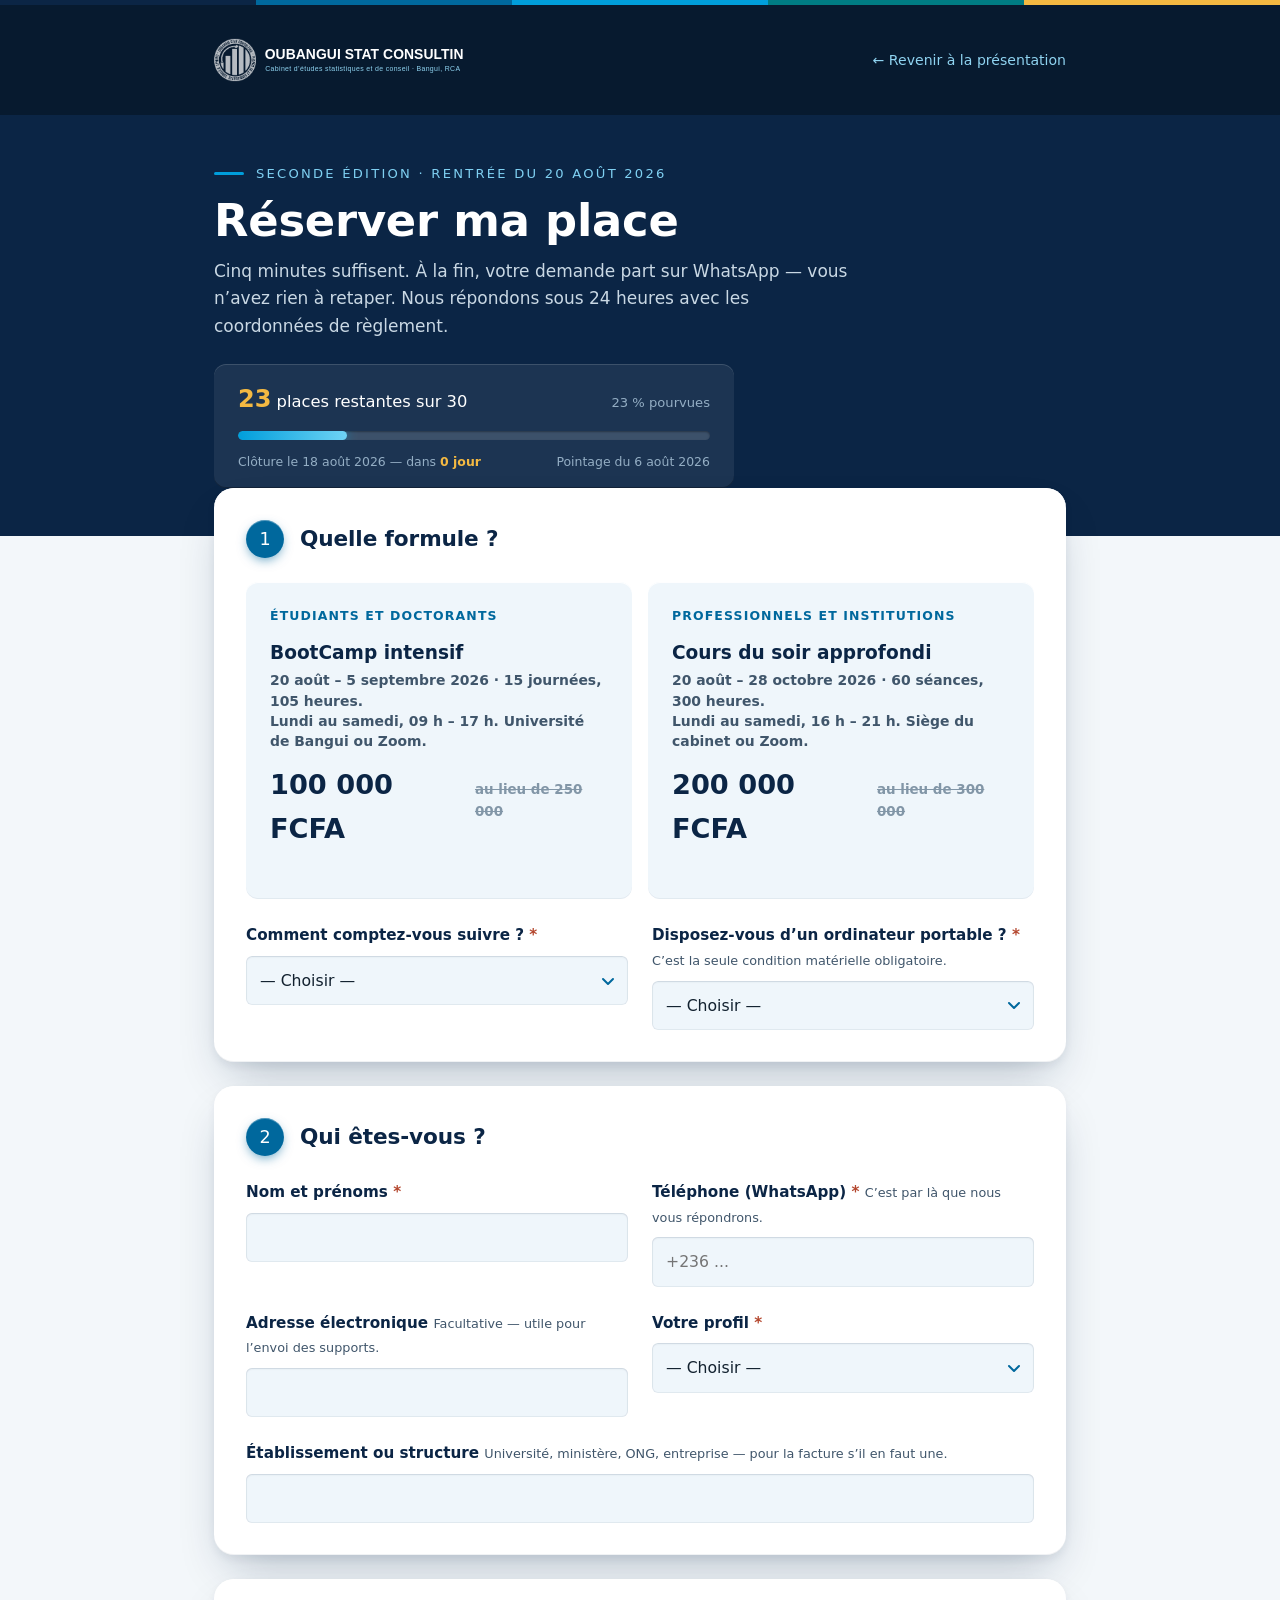
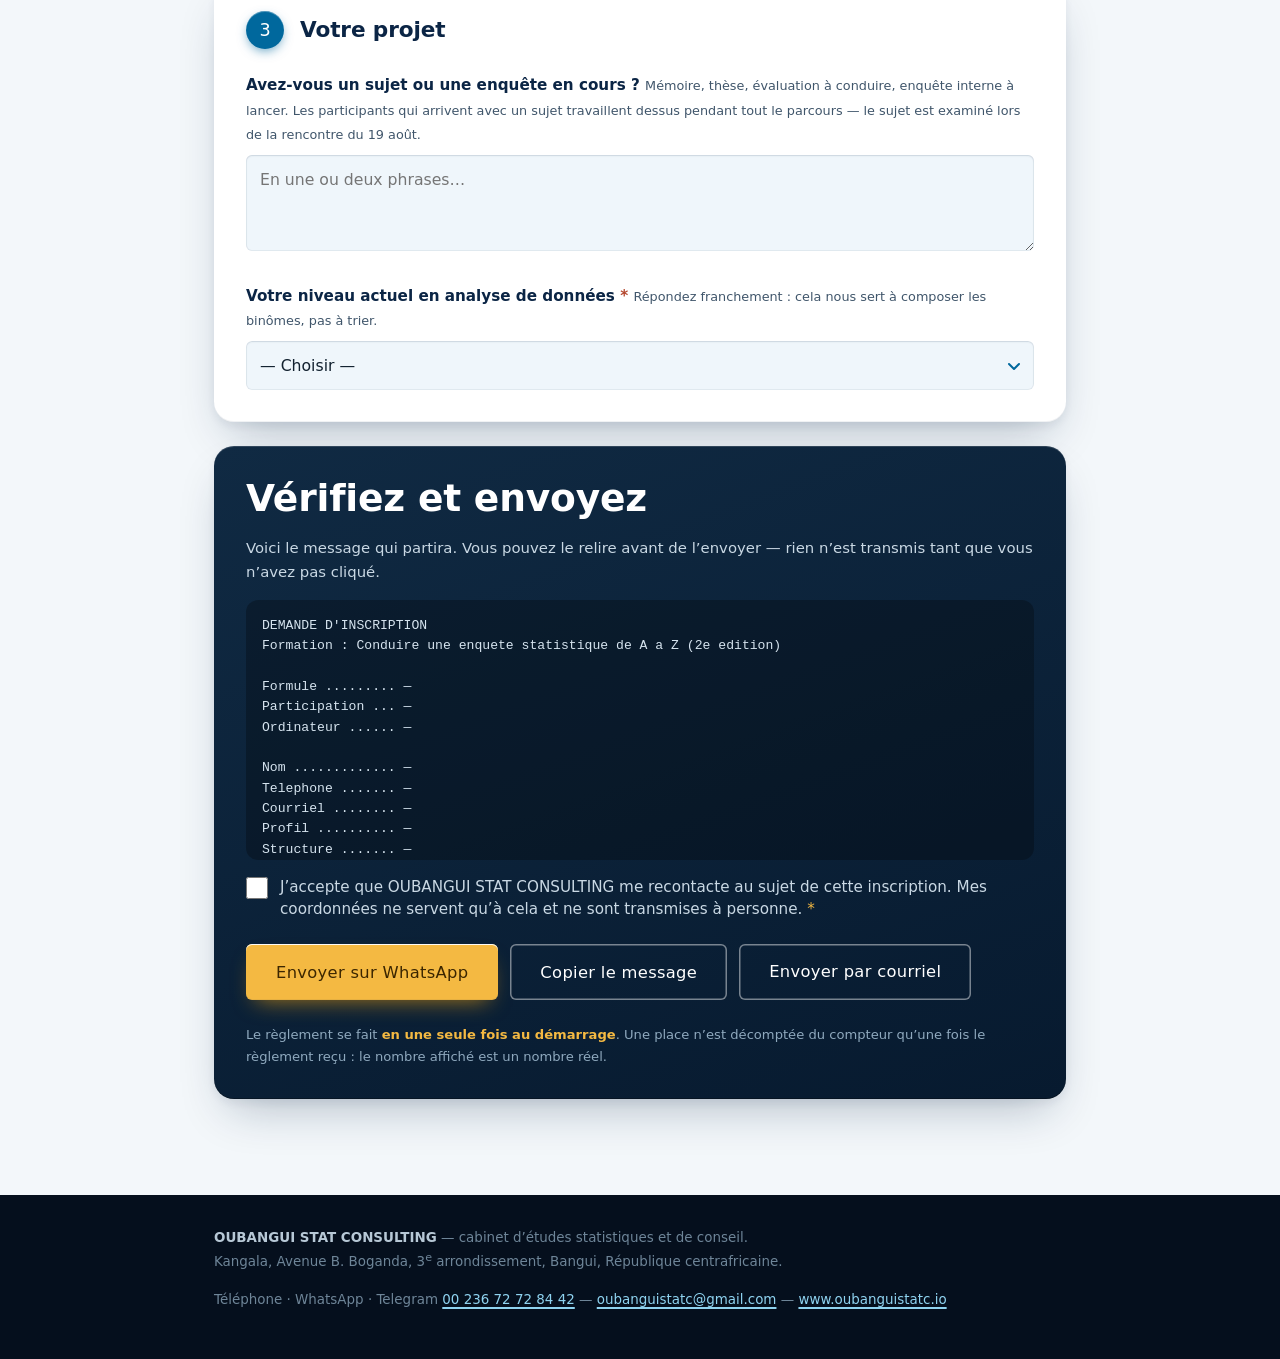
<file: 06_Inscription/inscription.html>
<!doctype html>
<html lang="fr">
<head>
<meta charset="utf-8">
<meta name="viewport" content="width=device-width, initial-scale=1">
<title>Inscription — Conduire une enquête statistique de A à Z · 2ᵉ édition</title>
<link rel="stylesheet" href="../assets/css/osc.css">
<!-- Le compteur est chargé dans <head> et non en fin de corps : il doit être
     prêt AVANT la première peinture, sinon le visiteur voit le nombre de
     secours puis le voit changer sous ses yeux — ce qui décrédibilise
     exactement ce que le compteur est censé rendre crédible. -->
<script src="../assets/js/places.js"></script>
<style>
/* ==========================================================================
   FORMULAIRE D'INSCRIPTION avec compteur de places

   POURQUOI UN FORMULAIRE SANS SERVEUR. Le cabinet n'a pas d'API
   d'inscription aujourd'hui, et le canal réel de conversion à Bangui est
   WhatsApp. Ce formulaire ne « poste » donc rien : il COMPOSE une demande
   d'inscription propre et complète, puis l'ouvre dans WhatsApp — ou la
   copie, ou l'envoie par courriel. Le candidat n'a rien à retaper et le
   cabinet reçoit toujours les mêmes champs, dans le même ordre, ce qui rend
   le dépouillement possible.

   Quand une véritable API existera : remplacer `envoyer()` par un appel
   `fetch()`, sans toucher au balisage ni à la validation.

   RÈGLE DE CONCEPTION : aucun champ n'est demandé s'il ne sert pas à
   décider ou à préparer la session. Chaque question ajoutée coûte des
   inscriptions ; celles qui restent sont donc toutes justifiées en
   commentaire.
   ========================================================================== */

body { background: var(--fond); }

.entete { background: var(--marine-900); color: #C9D8E4; }
.entete__int {
  max-width: 900px; margin-inline: auto; padding: var(--sp-6) var(--sp-5);
  display: flex; align-items: center; justify-content: space-between; gap: var(--sp-5); flex-wrap: wrap;
}
.entete img { height: 46px; }
.entete__retour { color: #8FD3F0; font-size: .88rem; text-decoration: none; }

.tete { background: var(--marine-800); color: #C9D8E4; padding-block: var(--sp-7); }
.tete__int { max-width: 900px; margin-inline: auto; padding-inline: var(--sp-5); }
.tete h1 { color: var(--blanc); font-size: clamp(1.9rem, 4.4vw, 2.8rem); margin-bottom: var(--sp-3); }
.tete p { max-width: 60ch; }

/* --- Compteur (styles jumeaux de ceux de la page de vente) ------------------ */
.compteur {
  background: rgba(255,255,255,.07);
  border-radius: var(--r-2); padding: var(--sp-4) var(--sp-5);
  box-shadow: var(--biseau-sombre); max-width: 520px; margin-top: var(--sp-5);
}
.compteur__tete { display: flex; justify-content: space-between; align-items: baseline; gap: var(--sp-3); margin-bottom: var(--sp-3); }
.compteur__phrase { color: var(--blanc); font-size: 1.02rem; }
.compteur__phrase strong { font-family: var(--titre); font-size: 1.5rem; color: var(--or); }
.compteur__pourcent { font-size: .82rem; color: #94AEC4; white-space: nowrap; }
.compteur__barre { height: 9px; border-radius: 999px; background: rgba(255,255,255,.14); overflow: hidden; box-shadow: inset 0 1px 2px rgba(0,0,0,.35); }
.compteur__barre span { display: block; height: 100%; border-radius: 999px; background: linear-gradient(90deg, var(--bleu-signal), #6FD3F5); box-shadow: 0 0 12px rgba(0,158,219,.7); }
.compteur--alerte .compteur__barre span { background: linear-gradient(90deg, var(--or-fonce), var(--or)); box-shadow: 0 0 12px rgba(244,185,66,.7); }
.compteur__pied { display: flex; justify-content: space-between; gap: var(--sp-3); margin-top: var(--sp-3); font-size: .78rem; color: #94AEC4; flex-wrap: wrap; }
.compteur__pied strong { color: var(--or); }

/* --- Corps du formulaire ---------------------------------------------------- */
.forme { max-width: 900px; margin: calc(var(--sp-7) * -1) auto var(--sp-9); padding-inline: var(--sp-5); position: relative; z-index: 2; }
.bloc {
  background: var(--blanc); border-radius: var(--r-3); padding: var(--sp-6);
  box-shadow: var(--ombre-3), var(--biseau); margin-bottom: var(--sp-5);
}
.bloc__tete { display: flex; align-items: center; gap: var(--sp-4); margin-bottom: var(--sp-5); }
.bloc__n {
  width: 38px; height: 38px; border-radius: 50%; flex: none;
  background: var(--bleu-action); color: var(--blanc);
  display: grid; place-items: center; font-family: var(--titre); font-size: 1.1rem;
  box-shadow: 0 4px 12px -3px rgba(0,104,157,.7), inset 0 1px 0 rgba(255,255,255,.3);
}
.bloc h2 { margin: 0; font-size: 1.35rem; }

.champs { display: grid; gap: var(--sp-5); }
.champs--2 { grid-template-columns: repeat(auto-fit, minmax(230px, 1fr)); }

label { display: block; font-weight: 600; color: var(--marine-800); margin-bottom: var(--sp-2); font-size: .95rem; }
label .obl { color: var(--laterite); }
.aide { font-size: .8rem; color: var(--encre-70); font-weight: 400; margin-top: 2px; }

/* Les champs sont sans bordure, comme les cartes : un liseré interne et une
   ombre douce suffisent à dire « on écrit ici ». Le focus, lui, dessine un
   vrai anneau — c'est une exigence d'accessibilité, pas un choix de style. */
input[type="text"], input[type="email"], input[type="tel"], select, textarea {
  width: 100%; font: inherit; font-size: .98rem; color: var(--encre);
  background: var(--bleu-050);
  border: 0; border-radius: var(--r-1); padding: 12px 14px;
  box-shadow: inset 0 1px 2px rgba(11,37,69,.10), inset 0 0 0 1px rgba(11,37,69,.06);
  transition: box-shadow .16s ease, background .16s ease;
}
input:focus, select:focus, textarea:focus {
  outline: none; background: var(--blanc);
  box-shadow: 0 0 0 3px rgba(0,158,219,.35), inset 0 0 0 1.5px var(--bleu-action);
}
textarea { min-height: 96px; resize: vertical; }
select { appearance: none; background-image: url("data:image/svg+xml,%3Csvg xmlns='http://www.w3.org/2000/svg' viewBox='0 0 16 16'%3E%3Cpath d='M3 6l5 5 5-5' fill='none' stroke='%2300689D' stroke-width='2' stroke-linecap='round' stroke-linejoin='round'/%3E%3C/svg%3E"); background-repeat: no-repeat; background-position: right 12px center; background-size: 16px; padding-right: 38px; }

/* Message d'erreur : rouge latérite, sous le champ, annoncé aux lecteurs
   d'écran par aria-live. Un champ invalide sans message dit au candidat
   qu'il a tort sans lui dire pourquoi — c'est le meilleur moyen de le
   faire abandonner. */
.erreur { color: var(--laterite); font-size: .84rem; margin-top: var(--sp-2); display: none; }
.champ--invalide input, .champ--invalide select, .champ--invalide textarea {
  box-shadow: 0 0 0 3px rgba(180,71,46,.22), inset 0 0 0 1.5px var(--laterite);
}
.champ--invalide .erreur { display: block; }

/* --- Choix de formule (radios en cartes) -------------------------------------
   Le choix de la formule est LA décision du formulaire : il mérite deux
   cartes cliquables, pas une liste déroulante perdue au milieu. */
.formules { display: grid; grid-template-columns: repeat(auto-fit, minmax(280px, 1fr)); gap: var(--sp-4); }
.formule { position: relative; }
.formule input { position: absolute; opacity: 0; pointer-events: none; }
.formule__c {
  display: block; cursor: pointer; height: 100%;
  background: var(--bleu-050); border-radius: var(--r-2); padding: var(--sp-5);
  box-shadow: var(--biseau); transition: box-shadow .18s ease, background .18s ease, transform .18s ease;
}
.formule__c:hover { transform: translateY(-2px); box-shadow: var(--ombre-2), var(--biseau); }
/* L'état sélectionné se voit à l'anneau ET au fond : la couleur seule ne
   suffit pas pour un daltonien. */
.formule input:checked + .formule__c {
  background: var(--blanc);
  box-shadow: 0 0 0 2.5px var(--bleu-action), var(--ombre-2);
}
.formule input:focus-visible + .formule__c { box-shadow: 0 0 0 3px rgba(0,158,219,.45), var(--ombre-2); }
.formule__t { font-family: var(--titre); font-size: 1.16rem; color: var(--marine-800); margin: 0 0 2px; }
.formule__p { font-size: .78rem; letter-spacing: .09em; text-transform: uppercase; color: var(--bleu-action); font-family: var(--titre); margin: 0 0 var(--sp-3); }
.formule__d { font-size: .87rem; color: var(--encre-70); line-height: 1.45; margin: 0 0 var(--sp-3); }
.formule__x { display: flex; align-items: baseline; gap: var(--sp-2); }
.formule__x b { font-family: var(--titre); font-size: 1.7rem; color: var(--marine-800); font-variant-numeric: tabular-nums; }
.formule__x s { font-size: .84rem; color: var(--encre-40); }

/* --- Cases à cocher ------------------------------------------------------------ */
.case { display: grid; grid-template-columns: 22px 1fr; gap: var(--sp-3); align-items: start; font-size: .93rem; line-height: 1.45; }
.case input { width: 22px; height: 22px; accent-color: var(--bleu-action); margin: 1px 0 0; }
.case label { font-weight: 400; color: var(--encre); margin: 0; }
/* PIÈGE RENCONTRÉ, à ne pas réintroduire : posée dans le récapitulatif, qui
   est une carte marine, l'étiquette héritait de --encre (bleu très foncé) et
   devenait INVISIBLE — la case à cocher flottait seule avec son astérisque.
   Tout composant réutilisé sur fond sombre doit rétablir sa couleur. */
.recap .case label { color: #C9D8E4; }
.recap .case label .obl { color: var(--or); }

/* --- Récapitulatif et envoi ------------------------------------------------------ */
.recap {
  background: linear-gradient(160deg, var(--marine-700), var(--marine-900));
  color: #C9D8E4; border-radius: var(--r-3); padding: var(--sp-6);
  box-shadow: var(--ombre-3), var(--biseau-sombre);
}
.recap h2 { color: var(--blanc); }
.recap strong { color: var(--or); }
.recap__texte {
  background: rgba(0,0,0,.28); border-radius: var(--r-2); padding: var(--sp-4);
  font-family: var(--mono); font-size: .82rem; line-height: 1.55; color: #D6E4EF;
  white-space: pre-wrap; margin: var(--sp-4) 0; max-height: 260px; overflow: auto;
}
.actions { display: flex; flex-wrap: wrap; gap: var(--sp-3); }

/* --- Bandeau « session complète » -------------------------------------------------
   Rendu par le script quand il ne reste aucune place. On ne masque pas le
   formulaire : on bascule son intitulé en « liste d'attente ». Un candidat
   éconduit sans alternative ne revient pas à la session suivante. */
.complet {
  background: var(--or); color: #3B2600; border-radius: var(--r-2);
  padding: var(--sp-4) var(--sp-5); margin-bottom: var(--sp-5);
  box-shadow: var(--biseau); display: none;
}
.complet--visible { display: block; }

.pied { background: #050F1D; color: #6E8598; padding-block: var(--sp-6); font-size: .84rem; }
.pied a { color: #8FD3F0; }
.pied__int { max-width: 900px; margin-inline: auto; padding-inline: var(--sp-5); }
</style>
</head>
<body>

<div class="osc-filet"><span></span><span></span><span></span><span></span><span></span></div>

<header class="entete">
  <div class="entete__int">
    <img src="../assets/logos/logo-osc-blanc.svg" alt="Oubangui Stat Consulting">
    <a class="entete__retour" href="../02_Page_de_vente/index.html">← Revenir à la présentation</a>
  </div>
</header>

<section class="tete">
  <div class="tete__int">
    <p class="osc-surtitre" style="color:#7FD0F2">Seconde édition · Rentrée du 20 août 2026</p>
    <h1>Réserver ma place</h1>
    <p>Cinq minutes suffisent. À la fin, votre demande part sur WhatsApp — vous n’avez rien à
      retaper. Nous répondons sous 24 heures avec les coordonnées de règlement.</p>

    <div data-compteur>
      <!-- Secours sans JavaScript : mêmes chiffres que assets/js/places.js -->
      <div class="compteur__tete">
        <span class="compteur__phrase"><strong>23</strong> places restantes sur 30</span>
        <span class="compteur__pourcent">23&nbsp;% pourvues</span>
      </div>
      <div class="compteur__barre" aria-hidden="true"><span style="width:23%"></span></div>
      <div class="compteur__pied"><span>Clôture le 18 août 2026</span><span>Pointage du 6 août 2026</span></div>
    </div>
  </div>
</section>

<main class="forme">

  <div class="complet" id="bandeau_complet">
    <strong>Le Cours du soir est complet.</strong> Vous pouvez encore vous inscrire sur la liste
    d’attente — une place se libère souvent dans les jours qui précèdent l’ouverture — ou choisir
    le BootCamp intensif, qui dispose encore de places.
  </div>

  <!-- novalidate : la validation native de HTML affiche des bulles en anglais
       selon la langue du navigateur et s'arrête au premier champ. On valide
       donc nous-mêmes, en français, et on signale TOUS les manques d'un coup. -->
  <form id="formulaire" novalidate>

    <!-- ================================================= 1. La formule -->
    <section class="bloc">
      <div class="bloc__tete">
        <div class="bloc__n">1</div>
        <h2>Quelle formule ?</h2>
      </div>

      <div class="formules" id="champ_formule">
        <div class="formule">
          <input type="radio" name="formule" id="f_bootcamp" value="BootCamp intensif">
          <label class="formule__c" for="f_bootcamp">
            <p class="formule__p">Étudiants et doctorants</p>
            <p class="formule__t">BootCamp intensif</p>
            <p class="formule__d">20 août – 5 septembre 2026 · 15 journées, 105 heures.<br>
              Lundi au samedi, 09 h – 17 h. Université de Bangui ou Zoom.</p>
            <p class="formule__x"><b>100 000 FCFA</b> <s>au lieu de 250 000</s></p>
          </label>
        </div>
        <div class="formule">
          <input type="radio" name="formule" id="f_soir" value="Cours du soir approfondi">
          <label class="formule__c" for="f_soir">
            <p class="formule__p">Professionnels et institutions</p>
            <p class="formule__t">Cours du soir approfondi</p>
            <p class="formule__d">20 août – 28 octobre 2026 · 60 séances, 300 heures.<br>
              Lundi au samedi, 16 h – 21 h. Siège du cabinet ou Zoom.</p>
            <p class="formule__x"><b>200 000 FCFA</b> <s>au lieu de 300 000</s></p>
          </label>
        </div>
      </div>
      <p class="erreur" id="err_formule">Choisissez la formule que vous souhaitez suivre.</p>

      <div class="champs champs--2" style="margin-top:var(--sp-5)">
        <div class="champ" id="champ_mode">
          <label for="mode">Comment comptez-vous suivre ? <span class="obl">*</span></label>
          <select id="mode" name="mode">
            <option value="">— Choisir —</option>
            <option>En présentiel</option>
            <option>En ligne (Zoom)</option>
            <option>Les deux, selon les jours</option>
          </select>
          <p class="erreur">Indiquez-nous votre mode de participation.</p>
        </div>
        <div class="champ">
          <label for="ordinateur">Disposez-vous d’un ordinateur portable ? <span class="obl">*</span>
            <span class="aide">C’est la seule condition matérielle obligatoire.</span></label>
          <select id="ordinateur" name="ordinateur">
            <option value="">— Choisir —</option>
            <option>Oui</option>
            <option>Non, j’ai besoin d’une solution</option>
          </select>
          <p class="erreur">Cette réponse conditionne votre participation.</p>
        </div>
      </div>
    </section>

    <!-- ================================================= 2. Le candidat -->
    <section class="bloc">
      <div class="bloc__tete">
        <div class="bloc__n">2</div>
        <h2>Qui êtes-vous ?</h2>
      </div>

      <div class="champs">
        <div class="champs champs--2">
          <div class="champ">
            <label for="nom">Nom et prénoms <span class="obl">*</span></label>
            <input type="text" id="nom" name="nom" autocomplete="name">
            <p class="erreur">Indiquez votre nom et vos prénoms.</p>
          </div>
          <div class="champ">
            <label for="tel">Téléphone (WhatsApp) <span class="obl">*</span>
              <span class="aide">C’est par là que nous vous répondrons.</span></label>
            <input type="tel" id="tel" name="tel" placeholder="+236 ..." autocomplete="tel">
            <p class="erreur">Indiquez un numéro de téléphone joignable.</p>
          </div>
        </div>

        <div class="champs champs--2">
          <div class="champ">
            <label for="email">Adresse électronique
              <span class="aide">Facultative — utile pour l’envoi des supports.</span></label>
            <input type="email" id="email" name="email" autocomplete="email">
            <p class="erreur">Cette adresse ne semble pas valide.</p>
          </div>
          <div class="champ">
            <label for="profil">Votre profil <span class="obl">*</span></label>
            <select id="profil" name="profil">
              <option value="">— Choisir —</option>
              <option>Étudiant en licence</option>
              <option>Étudiant en master</option>
              <option>Doctorant</option>
              <option>Enseignant-chercheur</option>
              <option>Cadre d’une administration publique</option>
              <option>Personnel d’ONG ou de projet</option>
              <option>Consultant indépendant</option>
              <option>Salarié du secteur privé</option>
              <option>Autre</option>
            </select>
            <p class="erreur">Choisissez le profil qui vous correspond le mieux.</p>
          </div>
        </div>

        <div class="champ">
          <label for="structure">Établissement ou structure
            <span class="aide">Université, ministère, ONG, entreprise — pour la facture s’il en faut une.</span></label>
          <input type="text" id="structure" name="structure">
        </div>
      </div>
    </section>

    <!-- ================================================= 3. Le projet -->
    <section class="bloc">
      <div class="bloc__tete">
        <div class="bloc__n">3</div>
        <h2>Votre projet</h2>
      </div>

      <div class="champs">
        <div class="champ">
          <label for="sujet">Avez-vous un sujet ou une enquête en cours ?
            <span class="aide">Mémoire, thèse, évaluation à conduire, enquête interne à lancer.
              Les participants qui arrivent avec un sujet travaillent dessus pendant tout le
              parcours — le sujet est examiné lors de la rencontre du 19 août.</span></label>
          <textarea id="sujet" name="sujet" placeholder="En une ou deux phrases…"></textarea>
        </div>
        <div class="champ">
          <label for="niveau">Votre niveau actuel en analyse de données <span class="obl">*</span>
            <span class="aide">Répondez franchement : cela nous sert à composer les binômes, pas à trier.</span></label>
          <select id="niveau" name="niveau">
            <option value="">— Choisir —</option>
            <option>Débutant complet</option>
            <option>J’utilise un tableur</option>
            <option>J’ai déjà utilisé un logiciel statistique</option>
            <option>J’ai déjà participé à une enquête</option>
            <option>J’ai déjà conduit une enquête</option>
          </select>
          <p class="erreur">Indiquez votre niveau de départ.</p>
        </div>
      </div>
    </section>

    <!-- ================================================= 4. Envoi -->
    <section class="recap">
      <h2>Vérifiez et envoyez</h2>
      <p style="font-size:.93rem">Voici le message qui partira. Vous pouvez le relire avant de
        l’envoyer — rien n’est transmis tant que vous n’avez pas cliqué.</p>

      <div class="recap__texte" id="apercu" aria-live="polite">Complétez le formulaire ci-dessus pour voir votre demande.</div>

      <div class="case" style="margin-bottom:var(--sp-5)">
        <input type="checkbox" id="accord">
        <label for="accord">J’accepte que OUBANGUI STAT CONSULTING me recontacte au sujet de cette
          inscription. Mes coordonnées ne servent qu’à cela et ne sont transmises à personne.
          <span class="obl">*</span></label>
      </div>
      <p class="erreur" id="err_accord" style="margin-top:calc(var(--sp-4) * -1); margin-bottom:var(--sp-4)">
        Nous avons besoin de votre accord pour vous répondre.</p>

      <div class="actions">
        <button type="submit" class="osc-btn osc-btn--or">Envoyer sur WhatsApp</button>
        <button type="button" class="osc-btn osc-btn--fantome" id="btn_copier"
                style="box-shadow:inset 0 0 0 1.5px rgba(255,255,255,.45)">Copier le message</button>
        <a class="osc-btn osc-btn--fantome" id="btn_mail" href="#"
           style="box-shadow:inset 0 0 0 1.5px rgba(255,255,255,.45)">Envoyer par courriel</a>
      </div>

      <p style="font-size:.82rem; color:#8FA9BE; margin:var(--sp-5) 0 0">
        Le règlement se fait <strong>en une seule fois au démarrage</strong>. Une place n’est
        décomptée du compteur qu’une fois le règlement reçu : le nombre affiché est un nombre réel.
      </p>
    </section>

  </form>
</main>

<footer class="pied">
  <div class="pied__int">
    <p><strong style="color:#B7C8D6">OUBANGUI STAT CONSULTING</strong> — cabinet d’études statistiques et de conseil.<br>
      Kangala, Avenue B. Boganda, 3<sup>e</sup> arrondissement, Bangui, République centrafricaine.</p>
    <p>Téléphone · WhatsApp · Telegram <a href="https://wa.me/23672728442">00 236 72 72 84 42</a> —
      <a href="mailto:oubanguistatc@gmail.com">oubanguistatc@gmail.com</a> —
      <a href="https://www.oubanguistatc.io">www.oubanguistatc.io</a></p>
  </div>
</footer>

<script src="../assets/js/compteur.js"></script>
<script>
/* ==========================================================================
   Logique du formulaire.
   ========================================================================== */
(function () {
  "use strict";

  var form = document.getElementById("formulaire");
  var apercu = document.getElementById("apercu");
  var WHATSAPP = "23672728442";
  var COURRIEL = "oubanguistatc@gmail.com";

  /* Les champs obligatoires et le message à afficher quand ils manquent.
     Une table plutôt qu'une cascade de `if` : ajouter un champ demande une
     ligne, et la validation ne peut pas diverger de l'affichage. */
  var OBLIGATOIRES = ["mode", "ordinateur", "nom", "tel", "profil", "niveau"];

  function val(id) {
    var e = document.getElementById(id);
    return e ? e.value.trim() : "";
  }

  function formuleChoisie() {
    var r = form.querySelector('input[name="formule"]:checked');
    return r ? r.value : "";
  }

  /* Marque ou démarque un champ. On remonte au `.champ` parent parce que
     c'est lui qui porte le style d'erreur ET le message : le champ et son
     explication ne doivent jamais pouvoir s'afficher séparément. */
  function marquer(id, invalide) {
    var e = document.getElementById(id);
    if (!e) { return; }
    var bloc = e.closest(".champ");
    if (bloc) { bloc.classList.toggle("champ--invalide", invalide); }
  }

  /* Validation de l'adresse électronique — volontairement PERMISSIVE.
     Le champ est facultatif ; le rôle du contrôle est d'attraper la faute
     de frappe évidente, pas de refuser un domaine exotique. Classes POSIX
     inutiles ici, mais on évite `\S` qui a déjà piégé ce projet ailleurs. */
  function courrielValide(v) {
    return v === "" || /^[^@\s]+@[^@\s]+\.[^@\s]{2,}$/.test(v);
  }

  /* Compose le message. C'est le cœur du formulaire : il doit produire un
     texte lisible tel quel dans WhatsApp, avec les champs TOUJOURS dans le
     même ordre — c'est ce qui rend le dépouillement possible côté cabinet. */
  function message() {
    var complet = window.OSC_COMPTEUR && window.OSC_COMPTEUR.complet;
    var lignes = [
      complet ? "DEMANDE D'INSCRIPTION — LISTE D'ATTENTE"
              : "DEMANDE D'INSCRIPTION",
      "Formation : Conduire une enquete statistique de A a Z (2e edition)",
      "",
      "Formule ......... " + (formuleChoisie() || "—"),
      "Participation ... " + (val("mode") || "—"),
      "Ordinateur ...... " + (val("ordinateur") || "—"),
      "",
      "Nom ............. " + (val("nom") || "—"),
      "Telephone ....... " + (val("tel") || "—"),
      "Courriel ........ " + (val("email") || "—"),
      "Profil .......... " + (val("profil") || "—"),
      "Structure ....... " + (val("structure") || "—"),
      "",
      "Niveau .......... " + (val("niveau") || "—"),
      "Sujet ........... " + (val("sujet") || "—")
    ];
    return lignes.join("\n");
  }

  function rafraichir() {
    apercu.textContent = message();
    /* Le lien « courriel » se reconstruit à chaque frappe : un mailto:
       figé au chargement enverrait un message vide. */
    document.getElementById("btn_mail").href =
      "mailto:" + COURRIEL +
      "?subject=" + encodeURIComponent("Inscription — Conduire une enquete de A a Z") +
      "&body=" + encodeURIComponent(message());
  }

  function valider() {
    var ok = true;

    if (!formuleChoisie()) {
      document.getElementById("err_formule").style.display = "block";
      ok = false;
    } else {
      document.getElementById("err_formule").style.display = "none";
    }

    OBLIGATOIRES.forEach(function (id) {
      var manque = val(id) === "";
      marquer(id, manque);
      if (manque) { ok = false; }
    });

    var mauvaisCourriel = !courrielValide(val("email"));
    marquer("email", mauvaisCourriel);
    if (mauvaisCourriel) { ok = false; }

    var accord = document.getElementById("accord").checked;
    document.getElementById("err_accord").style.display = accord ? "none" : "block";
    if (!accord) { ok = false; }

    return ok;
  }

  form.addEventListener("input", rafraichir);
  form.addEventListener("change", rafraichir);

  form.addEventListener("submit", function (e) {
    e.preventDefault();
    if (!valider()) {
      /* On ramène l'œil sur le PREMIER problème seulement : faire défiler
         vers le dernier champ invalide donnerait l'impression que le reste
         est bon. */
      var premier = form.querySelector(".champ--invalide, .erreur[style*='block']");
      if (premier) { premier.scrollIntoView({ behavior: "smooth", block: "center" }); }
      return;
    }
    window.open("https://wa.me/" + WHATSAPP + "?text=" + encodeURIComponent(message()), "_blank");
  });

  document.getElementById("btn_copier").addEventListener("click", function () {
    var bouton = this;
    /* navigator.clipboard n'existe pas hors contexte sécurisé — donc pas
       en file:// sur certains navigateurs. On prévoit le repli, sinon le
       bouton ne fait rien du tout quand la page est ouverte depuis une clé. */
    var texte = message();
    function confirmer() {
      var avant = bouton.textContent;
      bouton.textContent = "Message copié";
      setTimeout(function () { bouton.textContent = avant; }, 2200);
    }
    if (navigator.clipboard && window.isSecureContext) {
      navigator.clipboard.writeText(texte).then(confirmer);
    } else {
      var zone = document.createElement("textarea");
      zone.value = texte;
      zone.style.position = "fixed";
      zone.style.opacity = "0";
      document.body.appendChild(zone);
      zone.select();
      try { document.execCommand("copy"); confirmer(); } catch (err) { /* rien à faire */ }
      document.body.removeChild(zone);
    }
  });

  /* Pré-sélection de la formule depuis l'adresse : les boutons de la page de
     vente pointent vers ?formule=bootcamp ou ?formule=cours_du_soir. Le
     candidat qui a déjà choisi ne doit pas rechoisir. */
  var params = new URLSearchParams(window.location.search);
  var voulue = params.get("formule");
  if (voulue === "bootcamp") { document.getElementById("f_bootcamp").checked = true; }
  if (voulue === "cours_du_soir") { document.getElementById("f_soir").checked = true; }

  /* Bascule en mode liste d'attente si le Cours du soir est complet. */
  if (window.OSC_COMPTEUR && window.OSC_COMPTEUR.complet) {
    document.getElementById("bandeau_complet").classList.add("complet--visible");
  }

  rafraichir();
})();
</script>
</body>
</html>
</file>
<file: assets/css/osc.css>
/* ==========================================================================
   OUBANGUI STAT CONSULTING — système graphique de la campagne « Formations 2026 »
   Source UNIQUE des couleurs, des ombres et des espacements de TOUS les
   livrables de la campagne (affiche, page de vente, brochure, formulaire,
   lettres, storyboard). Aucun fichier ne doit redéfinir une couleur en dur :
   on ajoute un jeton ici, on l'emploie là-bas.

   POURQUOI UNE SOURCE UNIQUE. Le cabinet présente ses supports au même
   public que ses applications (ODC, Gestionnaire des Formations). Un bleu
   recopié à la main dans un support finit toujours par diverger d'un point
   ou deux, et c'est exactement ce qui fait qu'une marque « ne tient pas ».

   PARENTÉ AVEC LA CHARTE ODC. La palette reprend le langage visuel des
   Nations unies — structure et couleurs seulement, aucun emblème ni
   allusion à une affiliation. Les deux règles de contraste d'ODC sont
   reconduites telles quelles, voir §1.
   ========================================================================== */

/* ==========================================================================
   1. JETONS
   ========================================================================== */
:root {
  /* --- Bleus ------------------------------------------------------------
     RÈGLE DE CONTRASTE, héritée d'ODC et non négociable :
     --bleu-signal SIGNALE (filets, soulignements, pastilles) et ne porte
     JAMAIS de texte (2,6:1 sur blanc, illisible). Tout texte bleu, tout
     lien et tout bouton emploient --bleu-action (6,3:1 sur blanc). */
  --marine-900: #071A2F;   /* fonds les plus profonds, pieds de page */
  --marine-800: #0B2545;   /* fond dominant des blocs sombres */
  --marine-700: #102A43;   /* aplats secondaires, en-têtes de tableau */
  --marine-600: #17395C;   /* survols et séparations sur fond sombre */
  --bleu-action: #00689D;  /* SEUL bleu autorisé pour du texte */
  --bleu-signal: #009EDB;  /* accent, filets, jamais de texte */
  --bleu-100: #DCEEF8;     /* fonds de pastille clairs */
  --bleu-050: #EFF6FB;     /* fond de section alterné */

  /* --- Accents ----------------------------------------------------------
     L'or porte l'URGENCE (places limitées, dates de clôture) et rien
     d'autre : s'il sert aussi de décoration, il cesse d'alerter.
     La latérite est la couleur des pistes de Bangui ; elle ancre la
     campagne dans le pays et s'emploie à dose homéopathique. */
  --or: #F4B942;
  --or-fonce: #C88A12;     /* la version qui peut porter du texte (4,6:1) */
  --turquoise: #007C83;    /* second accent, données et cartographie */
  --laterite: #B4472E;     /* accent centrafricain, très parcimonieux */
  --vert: #2E7D64;         /* validation, acquis, « inclus » */

  /* --- Encres et fonds -------------------------------------------------- */
  --encre: #12212F;        /* texte courant (14,6:1 sur blanc) */
  --encre-70: #40566B;     /* texte secondaire, légendes */
  --encre-40: #8296A7;     /* mentions, filigranes */
  --fond: #F3F7FA;         /* fond de page */
  --blanc: #FFFFFF;
  --voile: rgba(255, 255, 255, .08);

  /* --- Échelle d'espacement ---------------------------------------------
     Tout écart vient d'ici. Aucune valeur improvisée : c'est ce qui donne
     au document son rythme, et une marge « à 17 px parce que ça tombait
     bien » se voit à l'impression. */
  --sp-1: 4px;  --sp-2: 8px;  --sp-3: 12px; --sp-4: 16px;
  --sp-5: 24px; --sp-6: 32px; --sp-7: 48px; --sp-8: 64px; --sp-9: 96px;

  /* --- Rayons ------------------------------------------------------------ */
  --r-1: 6px; --r-2: 12px; --r-3: 20px; --r-4: 28px;

  /* --- Ombres et biseaux -------------------------------------------------
     DEMANDE EXPLICITE DU COMMANDITAIRE : aucune bordure sur les cartes.
     Le relief vient donc de deux choses superposées — une ombre portée
     douce (la carte flotte) et un biseau interne (une ligne blanche en
     haut, une ligne sombre en bas), qui est ce qui distingue un vrai
     relief d'un simple flou gris. Ne jamais remplacer par `border`. */
  --ombre-1: 0 1px 2px rgba(11, 37, 69, .06), 0 2px 6px rgba(11, 37, 69, .06);
  --ombre-2: 0 2px 4px rgba(11, 37, 69, .05), 0 10px 24px -8px rgba(11, 37, 69, .16);
  --ombre-3: 0 4px 8px rgba(11, 37, 69, .06), 0 22px 48px -16px rgba(11, 37, 69, .30);
  --ombre-4: 0 32px 70px -22px rgba(7, 26, 47, .48), 0 6px 14px rgba(7, 26, 47, .12);
  --biseau: inset 0 1px 0 rgba(255, 255, 255, .95), inset 0 -1px 0 rgba(11, 37, 69, .06);
  --biseau-sombre: inset 0 1px 0 rgba(255, 255, 255, .14), inset 0 -1px 0 rgba(0, 0, 0, .30);

  /* --- Polices -----------------------------------------------------------
     AUCUNE police distante : les supports doivent s'ouvrir hors ligne et
     s'imprimer à l'identique depuis n'importe quel poste du cabinet.
     Bahnschrift (condensée, livrée avec Windows) donne aux titres la
     compacité d'une affiche institutionnelle ; les replis couvrent macOS. */
  --titre: "Bahnschrift", "Segoe UI Semibold", "Franklin Gothic Medium",
           "Helvetica Neue", system-ui, sans-serif;
  --texte: "Segoe UI", system-ui, -apple-system, "Helvetica Neue", Arial, sans-serif;
  --serif: "Constantia", "Cambria", Georgia, "Times New Roman", serif;
  --mono: "Cascadia Mono", "Consolas", "SF Mono", monospace;
}

/* ==========================================================================
   2. SOCLE
   ========================================================================== */
*, *::before, *::after { box-sizing: border-box; }

body {
  margin: 0;
  font-family: var(--texte);
  /* 17 px et non 16 : le corps de texte de la page de vente se lit surtout
     sur téléphone, et le public cible lit du français académique. */
  font-size: 17px;
  line-height: 1.62;
  color: var(--encre);
  background: var(--fond);
  -webkit-font-smoothing: antialiased;
  text-rendering: optimizeLegibility;
}

h1, h2, h3, h4, h5 {
  font-family: var(--titre);
  font-weight: 700;
  line-height: 1.1;
  letter-spacing: -.005em;
  color: var(--marine-800);
  margin: 0 0 var(--sp-4);
  /* Bahnschrift est une police variable : sans cet axe, Chrome la rend en
     graisse « Light » et tous les titres paraissent délavés. */
  font-variation-settings: "wght" 700, "wdth" 87;
}
h1 { font-size: clamp(2.1rem, 5.2vw, 3.5rem); }
h2 { font-size: clamp(1.6rem, 3.4vw, 2.35rem); }
h3 { font-size: 1.28rem; }
h4 { font-size: 1.06rem; }

p { margin: 0 0 var(--sp-4); }
a { color: var(--bleu-action); text-decoration-thickness: 1.5px; text-underline-offset: 3px; }
strong { font-weight: 700; color: var(--marine-800); }
img { max-width: 100%; display: block; }

/* Surlignage typographique de la promesse. Un fond plein couperait la
   ligne de base d'une phrase à l'autre : on n'éclaire que la moitié basse,
   comme un vrai surligneur. */
.osc-surligne {
  background: linear-gradient(transparent 58%, rgba(244, 185, 66, .55) 58%);
  padding: 0 .08em;
}

/* ==========================================================================
   3. MISE EN PAGE
   ========================================================================== */
.osc-large { max-width: 1180px; margin-inline: auto; padding-inline: var(--sp-5); }
.osc-etroit { max-width: 760px; margin-inline: auto; padding-inline: var(--sp-5); }
.osc-section { padding-block: var(--sp-9); }
.osc-section--clair { background: var(--blanc); }
.osc-section--bleute { background: var(--bleu-050); }

.osc-section--sombre {
  background: var(--marine-800);
  color: #DCE6EF;
}
.osc-section--sombre h1, .osc-section--sombre h2,
.osc-section--sombre h3, .osc-section--sombre h4 { color: var(--blanc); }
.osc-section--sombre strong { color: var(--blanc); }

/* Grille auto-ajustée : `auto-fit` plutôt qu'un nombre fixe de colonnes,
   pour que la même classe serve à 2, 3 ou 4 cartes sans variante. */
.osc-grille { display: grid; gap: var(--sp-5); }
.osc-grille--2 { grid-template-columns: repeat(auto-fit, minmax(300px, 1fr)); }
/* 320 px et non 260 : en dessous, la grille bascule à quatre colonnes sur
   un écran de bureau et les cartes de logiciels deviennent des rubans de
   deux mots par ligne. Trois colonnes est le maximum lisible. */
.osc-grille--3 { grid-template-columns: repeat(auto-fit, minmax(320px, 1fr)); }
.osc-grille--4 { grid-template-columns: repeat(auto-fit, minmax(190px, 1fr)); }

/* ==========================================================================
   4. TITRES DE SECTION
   ========================================================================== */
/* Sur-titre : oriente le lecteur qui balaie la page sans lire. Les lettres
   sont espacées parce qu'en capitales serrées, une police condensée devient
   un pâté illisible à petite taille. */
.osc-surtitre {
  font-family: var(--titre);
  font-size: .82rem;
  letter-spacing: .17em;
  text-transform: uppercase;
  color: var(--bleu-action);
  margin: 0 0 var(--sp-3);
  display: flex;
  align-items: center;
  gap: var(--sp-3);
}
.osc-surtitre::before {
  content: "";
  width: 30px; height: 3px;
  background: var(--bleu-signal);
  border-radius: 2px;
  flex: none;
}
.osc-section--sombre .osc-surtitre { color: #7FD0F2; }

/* ==========================================================================
   5. CARTES — sans bordure, par ombre et biseau
   ========================================================================== */
.osc-carte {
  background: var(--blanc);
  border-radius: var(--r-2);
  padding: var(--sp-5);
  box-shadow: var(--ombre-2), var(--biseau);
  /* La transition ne sert que la version écran ; à l'impression elle est
     sans effet et ne coûte rien. */
  transition: box-shadow .22s ease, transform .22s ease;
}
.osc-carte--survol:hover { box-shadow: var(--ombre-3), var(--biseau); transform: translateY(-3px); }

/* Rail de couleur à gauche : c'est le seul « trait » autorisé sur une
   carte. Il code une famille (bleu = méthode, turquoise = données,
   or = organisation) au lieu de décorer. */
.osc-carte--rail { position: relative; padding-left: calc(var(--sp-5) + 6px); overflow: hidden; }
.osc-carte--rail::before {
  content: "";
  position: absolute; inset: 0 auto 0 0;
  width: 5px;
  background: var(--bleu-signal);
}
.osc-carte--rail-or::before { background: var(--or); }
.osc-carte--rail-turquoise::before { background: var(--turquoise); }
.osc-carte--rail-laterite::before { background: var(--laterite); }

/* Carte sombre : le biseau s'inverse, sinon le relief se lit à l'envers. */
.osc-carte--sombre {
  background: linear-gradient(160deg, var(--marine-700), var(--marine-900));
  color: #C9D8E4;
  box-shadow: var(--ombre-3), var(--biseau-sombre);
}
.osc-carte--sombre h3, .osc-carte--sombre h4, .osc-carte--sombre strong { color: var(--blanc); }

/* RÈGLE GÉNÉRALE À RETENIR : `strong` est forcé en marine par le socle §2,
   ce qui le rend INVISIBLE sur tout aplat sombre. Chaque composant à fond
   marine doit donc rétablir explicitement sa couleur, comme ci-dessus.
   Oublier cette ligne fait disparaître du texte sans aucune erreur visible
   — c'est arrivé sur les cartes de formules de la page de vente. */

/* ==========================================================================
   6. ENCARTS CHIFFRÉS
   ========================================================================== */
.osc-chiffre { text-align: left; }
.osc-chiffre__valeur {
  font-family: var(--titre);
  font-variation-settings: "wght" 700, "wdth" 82;
  font-size: 2.9rem;
  line-height: 1;
  color: var(--bleu-action);
  /* Chiffres tabulaires : sans cela, une colonne de statistiques danse
     d'une ligne à l'autre parce que le « 1 » est plus étroit. */
  font-variant-numeric: tabular-nums;
  display: block;
  margin-bottom: var(--sp-2);
}
.osc-chiffre__libelle { font-size: .93rem; color: var(--encre-70); line-height: 1.4; }
.osc-chiffre__source { font-size: .74rem; color: var(--encre-40); margin-top: var(--sp-2); }
.osc-section--sombre .osc-chiffre__valeur { color: var(--or); }
.osc-section--sombre .osc-chiffre__libelle { color: #A9BDCE; }
.osc-section--sombre .osc-chiffre__source { color: #6E8598; }

/* ==========================================================================
   7. PASTILLES
   ========================================================================== */
/* Fond clair + texte foncé, jamais l'inverse : une pastille saturée avec du
   texte blanc à 12 px n'est plus lisible une fois imprimée. */
.osc-pastille {
  display: inline-flex; align-items: center; gap: var(--sp-2);
  font-family: var(--titre);
  font-size: .78rem; letter-spacing: .05em; text-transform: uppercase;
  padding: 5px 12px; border-radius: 999px;
  background: var(--bleu-100); color: #005580;
  box-shadow: var(--biseau);
}
.osc-pastille--or { background: #FDF0D2; color: #8A5D00; }
.osc-pastille--vert { background: #DCEFE7; color: #1F5A47; }
.osc-pastille--laterite { background: #F7E2DC; color: #8A3220; }
.osc-pastille--urgence { background: var(--or); color: #4A3000; }

/* ==========================================================================
   8. BOUTONS
   ========================================================================== */
.osc-btn {
  display: inline-flex; align-items: center; justify-content: center; gap: var(--sp-2);
  font-family: var(--titre); font-size: 1.02rem; letter-spacing: .02em;
  padding: 15px 30px; border-radius: var(--r-1);
  background: var(--bleu-action); color: var(--blanc);
  text-decoration: none; border: 0; cursor: pointer;
  box-shadow: 0 10px 22px -10px rgba(0, 104, 157, .8), var(--biseau-sombre);
  transition: transform .16s ease, box-shadow .16s ease, background .16s ease;
}
.osc-btn:hover { background: #00577F; transform: translateY(-2px); box-shadow: 0 16px 30px -12px rgba(0, 104, 157, .9), var(--biseau-sombre); }
.osc-btn--or { background: var(--or); color: #3B2600; box-shadow: 0 10px 22px -10px rgba(200, 138, 18, .85), var(--biseau); }
.osc-btn--or:hover { background: #E8AB2C; }
/* Bouton fantôme : sur fond sombre, un contour clair suffit — et c'est la
   seule exception à la règle « pas de bordure », parce qu'un bouton doit
   se voir comme cliquable. */
.osc-btn--fantome { background: transparent; color: var(--blanc); box-shadow: inset 0 0 0 1.5px rgba(255, 255, 255, .45); }
.osc-btn--fantome:hover { background: rgba(255, 255, 255, .1); }

/* ==========================================================================
   9. LISTES
   ========================================================================== */
.osc-liste { list-style: none; padding: 0; margin: 0; display: grid; gap: var(--sp-3); }
/* PIÈGE RENCONTRÉ, à ne pas réintroduire : cette règle employait
   `display: flex`. Chaque enfant direct du <li> devenait alors un ÉLÉMENT
   FLEX — y compris les <strong> et les nœuds de texte —, si bien qu'une
   puce rédigée « <strong>Le certificat</strong> de fin de parcours » se
   cassait en deux colonnes au lieu de faire une phrase. La puce est donc
   posée en absolu et le <li> reste un bloc de texte normal. */
.osc-liste li { position: relative; padding-left: 32px; line-height: 1.5; }
/* La coche est dessinée en CSS et non écrite en emoji : un emoji change de
   forme et de couleur selon la police du système, et ne s'imprime pas de
   la même façon sur deux postes. */
.osc-liste li::before {
  content: "";
  position: absolute; left: 0; top: 3px;
  width: 20px; height: 20px;
  border-radius: 50%;
  background: var(--vert) url("data:image/svg+xml,%3Csvg xmlns='http://www.w3.org/2000/svg' viewBox='0 0 20 20'%3E%3Cpath d='M5.4 10.3l3 3 6.2-6.6' fill='none' stroke='white' stroke-width='2.3' stroke-linecap='round' stroke-linejoin='round'/%3E%3C/svg%3E") center/contain no-repeat;
  box-shadow: 0 2px 5px rgba(46, 125, 100, .4);
}
.osc-liste--puce li::before {
  background: var(--bleu-signal);
  width: 9px; height: 9px; top: 9px; left: 5px;
  box-shadow: 0 0 0 4px rgba(0, 158, 219, .16);
}
/* Liste des douleurs (séquence PAS) : la croix dit « ce qui ne va pas »
   sans qu'on ait à l'écrire dans chaque item. */
.osc-liste--probleme li::before {
  background: var(--laterite) url("data:image/svg+xml,%3Csvg xmlns='http://www.w3.org/2000/svg' viewBox='0 0 20 20'%3E%3Cpath d='M6.5 6.5l7 7M13.5 6.5l-7 7' fill='none' stroke='white' stroke-width='2.3' stroke-linecap='round'/%3E%3C/svg%3E") center/contain no-repeat;
  box-shadow: 0 2px 5px rgba(180, 71, 46, .38);
}

/* ==========================================================================
   10. FILET DE MARQUE
   ========================================================================== */
/* Cinq segments dans l'ordre de la charte. Il ouvre chaque support et sert
   de signature : c'est lui qu'on reconnaît de loin sur une affiche. */
.osc-filet { display: flex; height: 5px; width: 100%; }
.osc-filet span { flex: 1; }
.osc-filet span:nth-child(1) { background: var(--marine-800); }
.osc-filet span:nth-child(2) { background: var(--bleu-action); }
.osc-filet span:nth-child(3) { background: var(--bleu-signal); }
.osc-filet span:nth-child(4) { background: var(--turquoise); }
.osc-filet span:nth-child(5) { background: var(--or); }

/* ==========================================================================
   11. TRAMES INFOGRAPHIQUES
   ========================================================================== */
/* Trame de points : le fond « papier millimétré » des rapports de données.
   Elle est en dégradés CSS et non en image — elle reste nette à toute
   échelle, y compris sur une affiche A3 imprimée à 300 dpi. */
.osc-trame {
  background-image: radial-gradient(rgba(0, 158, 219, .22) 1px, transparent 1px);
  background-size: 18px 18px;
}
.osc-trame--sombre { background-image: radial-gradient(rgba(255, 255, 255, .16) 1px, transparent 1px); }

/* Quadrillage fin, pour les blocs « analyse ». */
.osc-quadrillage {
  background-image:
    linear-gradient(rgba(255, 255, 255, .07) 1px, transparent 1px),
    linear-gradient(90deg, rgba(255, 255, 255, .07) 1px, transparent 1px);
  background-size: 46px 46px;
}

/* ==========================================================================
   12. PHOTOGRAPHIES
   ========================================================================== */
.osc-photo { position: relative; overflow: hidden; border-radius: var(--r-2); box-shadow: var(--ombre-3); }
.osc-photo img { width: 100%; height: 100%; object-fit: cover; }

/* Voile de lisibilité : dégradé marine du bas vers le haut. Indispensable
   dès qu'un texte passe sur une photo — sans lui, une ligne blanche sur un
   pagne clair devient invisible. */
.osc-photo--voile::after {
  content: "";
  position: absolute; inset: 0;
  background: linear-gradient(to top, rgba(7, 26, 47, .92) 0%, rgba(7, 26, 47, .55) 42%, rgba(7, 26, 47, .12) 100%);
}
.osc-photo__legende {
  position: absolute; inset: auto 0 0 0; z-index: 2;
  padding: var(--sp-5);
  color: var(--blanc);
  font-size: .9rem;
}

/* Cartouche de crédit photo. Obligatoire : ces clichés sont ceux d'ateliers
   réels et le public de Bangui reconnaît les lieux et les visages. */
.osc-credit {
  font-size: .7rem; color: var(--encre-40); letter-spacing: .02em;
  margin-top: var(--sp-2);
}

/* ==========================================================================
   13. LOGICIELS
   ========================================================================== */
.osc-logiciel { display: flex; gap: var(--sp-4); align-items: flex-start; }
.osc-logiciel__icone {
  flex: none; width: 56px; height: 56px;
  border-radius: 14px;
  box-shadow: var(--ombre-2), var(--biseau);
  background: var(--blanc);
}
.osc-logiciel__nom { font-family: var(--titre); font-size: 1.06rem; color: var(--marine-800); margin: 0 0 2px; }
.osc-logiciel__role { font-size: .78rem; text-transform: uppercase; letter-spacing: .08em; color: var(--bleu-action); margin: 0 0 var(--sp-2); }
.osc-logiciel__texte { font-size: .92rem; color: var(--encre-70); line-height: 1.5; margin: 0; }

/* ==========================================================================
   14. TABLEAUX
   ========================================================================== */
.osc-tableau { width: 100%; border-collapse: collapse; font-size: .93rem; }
.osc-tableau thead th {
  background: var(--marine-800); color: var(--blanc);
  font-family: var(--titre); font-weight: 600; text-align: left;
  padding: var(--sp-3) var(--sp-4);
  letter-spacing: .03em;
}
.osc-tableau tbody td { padding: var(--sp-3) var(--sp-4); vertical-align: top; }
/* Alternance de fond au lieu de filets horizontaux : mêmes repères pour
   l'œil, aucune ligne à l'impression. */
.osc-tableau tbody tr:nth-child(odd) { background: var(--bleu-050); }
.osc-tableau tbody tr:nth-child(even) { background: var(--blanc); }
.osc-tableau tbody tr td:first-child { font-weight: 600; color: var(--marine-800); }

/* PIÈGE RENCONTRÉ : posé dans une section sombre, le tableau gardait ses
   fonds de ligne CLAIRS tandis que le texte héritait de la couleur claire
   de la section — donc du gris pâle sur du bleu pâle, illisible. Un tableau
   sur fond sombre a besoin de sa propre alternance. */
.osc-section--sombre .osc-tableau thead th { background: rgba(255, 255, 255, .10); color: var(--blanc); }
.osc-section--sombre .osc-tableau tbody tr:nth-child(odd) { background: rgba(255, 255, 255, .05); }
.osc-section--sombre .osc-tableau tbody tr:nth-child(even) { background: transparent; }
.osc-section--sombre .osc-tableau tbody td { color: #C3D4E2; }
.osc-section--sombre .osc-tableau tbody tr td:first-child { color: var(--or); font-family: var(--titre); font-size: 1.1rem; }

/* ==========================================================================
   15. IMPRESSION
   ========================================================================== */
@media print {
  /* Sans cette règle, Chromium blanchit tous les aplats et l'affiche sort
     en fantôme : c'est LE réglage qui fait la différence entre un PDF
     « écran » et un PDF imprimable. */
  * { -webkit-print-color-adjust: exact !important; print-color-adjust: exact !important; }
  body { background: var(--blanc); }
  .osc-sans-impression { display: none !important; }
  /* Une carte ne doit jamais être coupée par un saut de page. */
  .osc-carte, .osc-photo, .osc-logiciel { break-inside: avoid; }
  h2, h3 { break-after: avoid; }
}
</file>
